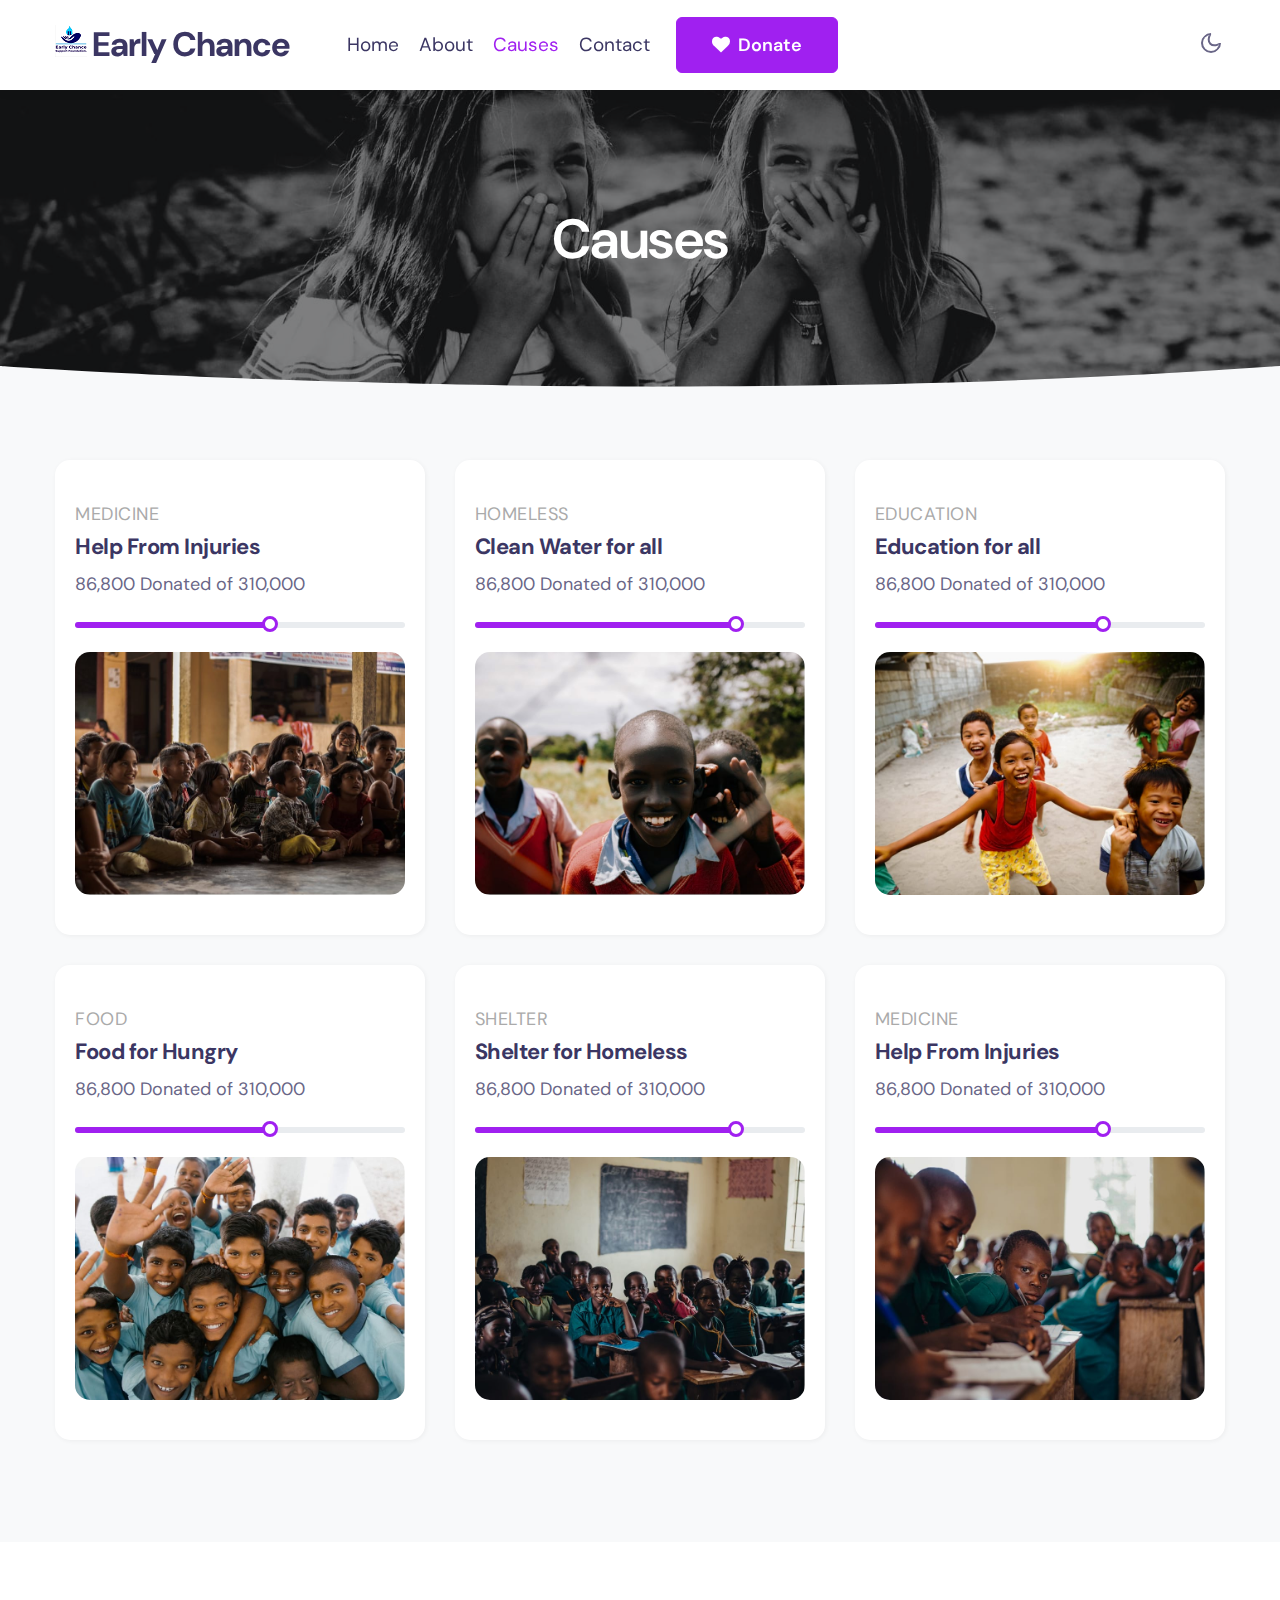
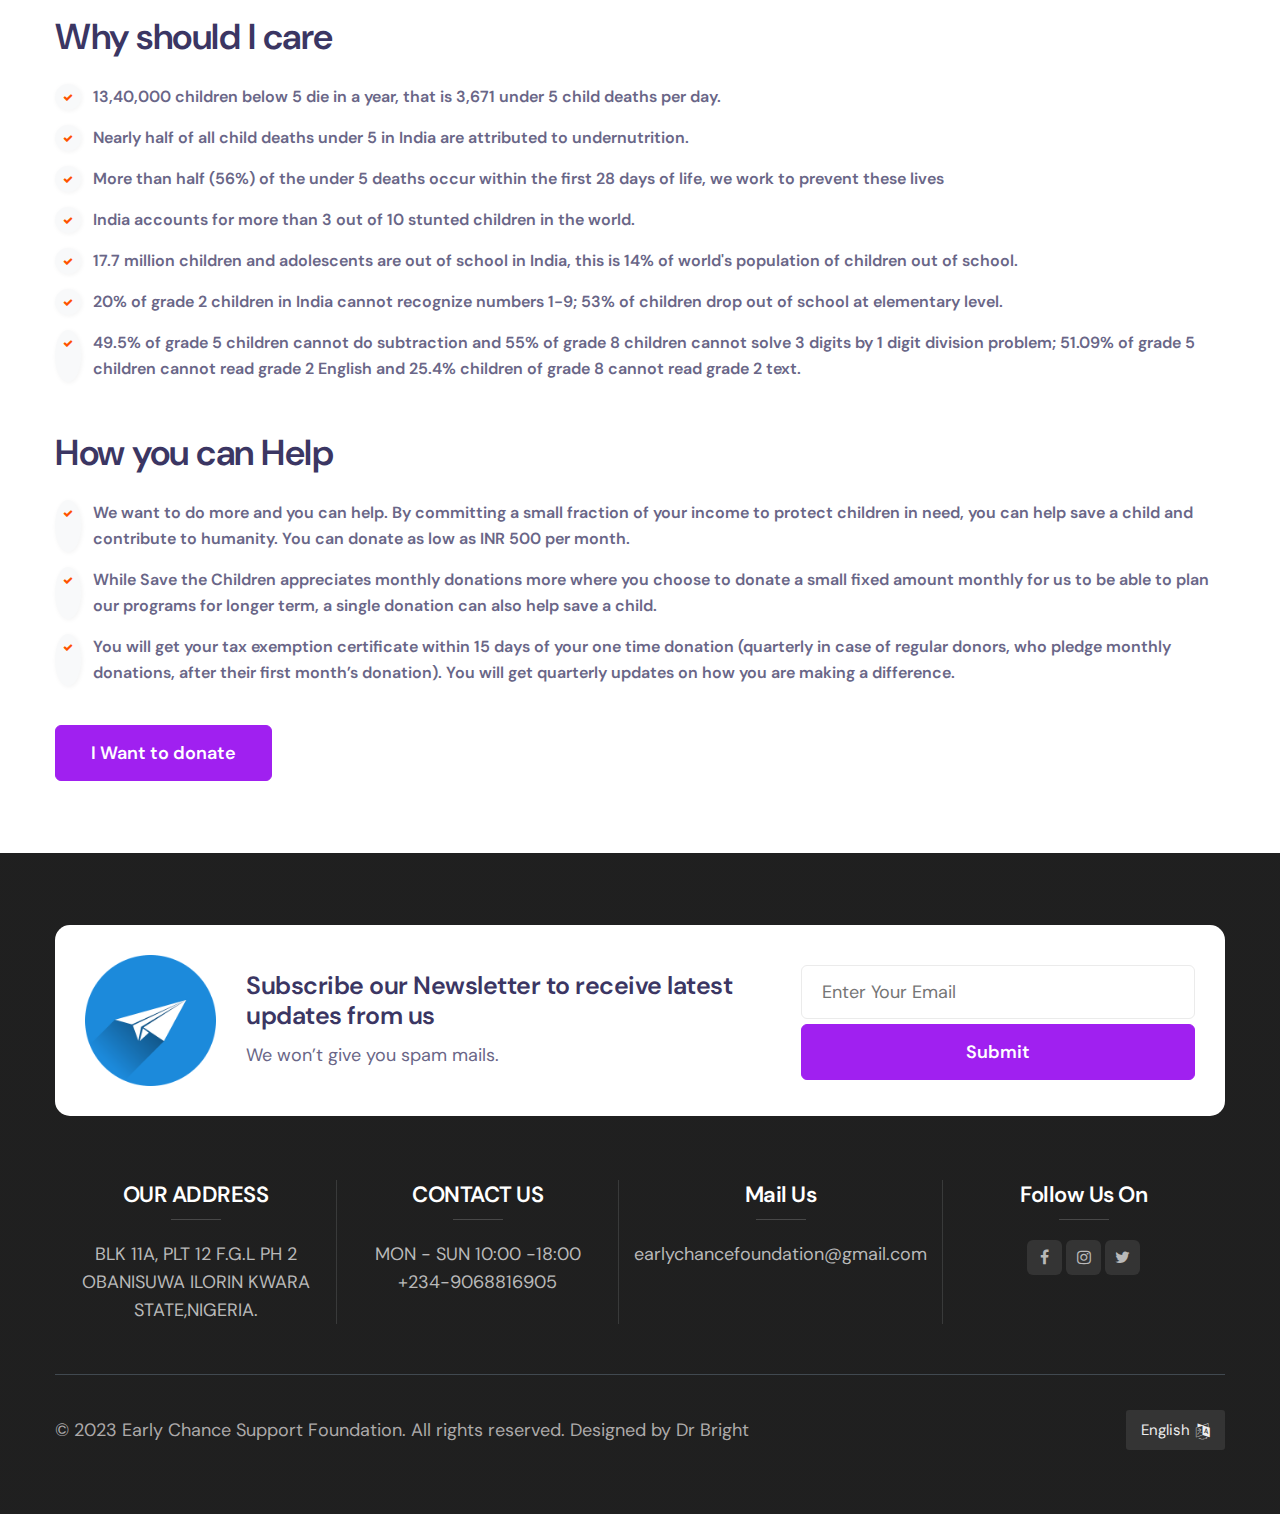
<file: causes.html>
<!doctype html>
<html lang="en">
  <head>
    <!-- Required meta tags -->
    <meta charset="utf-8">
    <meta name="viewport" content="width=device-width, initial-scale=1, shrink-to-fit=no">

    <title>Early Chance Support Foundation</title>
    <link rel="icon" type="image/x-icon" href="images/logo2.png">

    <link href="//fonts.googleapis.com/css2?family=DM+Sans:wght@400;700&display=swap" rel="stylesheet">
    
    <!-- Template CSS -->
    <link rel="stylesheet" href="css/style-starter.css">
  </head>
  <body>
<!--header-->
<header id="site-header" class="fixed-top">
  <div class="container">
    <nav class="navbar navbar-expand-lg stroke">
      <h1><a class="navbar-brand mr-lg-5" href="index.html">
        <img src="images/logo2.png" alt="Your logo" title="Your logo" />Early Chance </a></h1>
      <!-- if logo is image enable this   
    <a class="navbar-brand" href="#index.html">
        <img src="image-path" alt="Your logo" title="Your logo" style="height:35px;" />
    </a> -->
      <button class="navbar-toggler  collapsed bg-gradient" type="button" data-toggle="collapse"
        data-target="#navbarTogglerDemo02" aria-controls="navbarTogglerDemo02" aria-expanded="false"
        aria-label="Toggle navigation">
        <span class="navbar-toggler-icon fa icon-expand fa-bars"></span>
        <span class="navbar-toggler-icon fa icon-close fa-times"></span>
        </span>
      </button>

      <div class="collapse navbar-collapse" id="navbarTogglerDemo02">
        <ul class="navbar-nav w-100">
          <li class="nav-item @@home__active">
            <a class="nav-link" href="index.html">Home <span class="sr-only">(current)</span></a>
          </li>
          <li class="nav-item @@about__active">
            <a class="nav-link" href="about.html">About</a>
          </li>
          <li class="nav-item active">
            <a class="nav-link" href="causes.html">Causes</a>
          </li>
          <li class="nav-item @@contact__active">
            <a class="nav-link" href="contact.html">Contact</a>
          </li>
         
          <li class="align-self">
            <a href="#donate" class="btn btn-style btn-primary ml-lg-3 mr-lg-2"><span class="fa fa-heart mr-1"></span> Donate</a>
          </li>
        </ul>
      </div>
      <!-- toggle switch for light and dark theme -->
      <div class="mobile-position">
        <nav class="navigation">
          <div class="theme-switch-wrapper">
            <label class="theme-switch" for="checkbox">
              <input type="checkbox" id="checkbox">
              <div class="mode-container">
                <i class="gg-sun"></i>
                <i class="gg-moon"></i>
              </div>
            </label>
          </div>
        </nav>
      </div>
      <!-- //toggle switch for light and dark theme -->
    </nav>
  </div>
</header>
<!-- //header -->
<div class="inner-banner">
    <section class="w3l-breadcrumb py-5">
        <div class="container py-lg-5 py-md-3">
            <h2 class="title">Causes</h2>
        </div>
    </section>
</div>
<!-- banner bottom shape -->
<div class="position-relative">
    <div class="shape overflow-hidden">
        <svg viewBox="0 0 2880 48" fill="none" xmlns="http://www.w3.org/2000/svg">
            <path d="M0 48H1437.5H2880V0H2160C1442.5 52 720 0 720 0H0V48Z" fill="currentColor"></path>
        </svg>
    </div>
</div>
<!-- banner bottom shape -->
<!--/causes-sec-->
<div class="w3-services py-5">
    <div class="container py-lg-4 py-md-3">
        <div class="row w3-services-grids">
            <div class="col-lg-4 col-md-6 causes-grid">
                <div class="causes-grid-info">
                    <a href="#cause" class="cause-title-wrap">
                        <p class="title">Medicine </p>
                        <h4 class="cause-title">Help From Injuries
                        </h4>
                        <p class="counter-inherit">
                            86,800 Donated of 310,000
                        </p>
                    </a>
                    <div class="barWrapper my-4">
                        <div class="progress-box">
                            <div class="progress" data-value="60">
                                <div class="progress-bar" role="progressbar" aria-valuenow="60" aria-valuemin="0"
                                    aria-valuemax="100" style="width: 60%;">
                                    <div class="value-holder"><span class="value"></span></div>
                                </div>
                            </div>
                        </div>
                    </div>
                    <a href="#cause"><img src="images/blog1.jpg" class="img-fuild radius-image-full"
                            alt=""></a>
                </div>
            </div>
            <div class="col-lg-4 col-md-6 causes-grid">
                <div class="causes-grid-info">
                    <a href="#cause" class="cause-title-wrap">
                        <p class="title">Homeless </p>
                        <h4 class="cause-title">Clean Water for all
                        </h4>
                        <p class="counter-inherit">
                            86,800 Donated of 310,000
                        </p>
                    </a>
                    <div class="barWrapper my-4">
                        <div class="progress-box">
                            <div class="progress" data-value="70">
                                <div class="progress-bar" role="progressbar" aria-valuenow="80" aria-valuemin="0"
                                    aria-valuemax="100" style="width: 80%;">
                                    <div class="value-holder"><span class="value"></span></div>
                                </div>
                            </div>
                        </div>
                    </div>
                    <a href="#cause"><img src="images/blog2.jpg" class="img-fuild radius-image-full" alt=""></a>
                </div>
            </div>
            <div class="col-lg-4 col-md-6 causes-grid">
                <div class="causes-grid-info">
                    <a href="#cause" class="cause-title-wrap">
                        <p class="title">Education </p>
                        <h4 class="cause-title">Education for all
                        </h4>
                        <p class="counter-inherit">
                            86,800 Donated of 310,000
                        </p>
                    </a>
                    <div class="barWrapper my-4">
                        <div class="progress-box">
                            <div class="progress" data-value="70">
                                <div class="progress-bar" role="progressbar" aria-valuenow="70" aria-valuemin="0"
                                    aria-valuemax="100" style="width: 70%;">
                                    <div class="value-holder"><span class="value"></span></div>
                                </div>
                            </div>
                        </div>
                    </div>
                    <a href="#cause"><img src="images/blog3.jpg" class="img-fuild radius-image-full" alt=""></a>
                </div>
            </div>
            <div class="col-lg-4 col-md-6 causes-grid">
                <div class="causes-grid-info">
                    <a href="#cause" class="cause-title-wrap">
                        <p class="title">Food </p>
                        <h4 class="cause-title">Food for Hungry
                        </h4>
                        <p class="counter-inherit">
                            86,800 Donated of 310,000
                        </p>
                    </a>
                    <div class="barWrapper my-4">
                        <div class="progress-box">
                            <div class="progress" data-value="60">
                                <div class="progress-bar" role="progressbar" aria-valuenow="60" aria-valuemin="0"
                                    aria-valuemax="100" style="width: 60%;">
                                    <div class="value-holder"><span class="value"></span></div>
                                </div>
                            </div>
                        </div>
                    </div>
                    <a href="#cause"><img src="images/blog4.jpg" class="img-fuild radius-image-full" alt=""></a>
                </div>
            </div>
            <div class="col-lg-4 col-md-6 causes-grid">
                <div class="causes-grid-info">
                    <a href="#cause" class="cause-title-wrap">
                        <p class="title">Shelter </p>
                        <h4 class="cause-title">Shelter for Homeless
                        </h4>
                        <p class="counter-inherit">
                            86,800 Donated of 310,000
                        </p>
                    </a>
                    <div class="barWrapper my-4">
                        <div class="progress-box">
                            <div class="progress" data-value="70">
                                <div class="progress-bar" role="progressbar" aria-valuenow="80" aria-valuemin="0"
                                    aria-valuemax="100" style="width: 80%;">
                                    <div class="value-holder"><span class="value"></span></div>
                                </div>
                            </div>
                        </div>
                    </div>
                    <a href="#cause"><img src="images/blog5.jpg" class="img-fuild radius-image-full" alt=""></a>
                </div>
            </div>
            <div class="col-lg-4 col-md-6 causes-grid">
                <div class="causes-grid-info">
                    <a href="#cause" class="cause-title-wrap">
                        <p class="title">Medicine </p>
                        <h4 class="cause-title">Help From Injuries
                        </h4>
                        <p class="counter-inherit">
                            86,800 Donated of 310,000
                        </p>
                    </a>
                    <div class="barWrapper my-4">
                        <div class="progress-box">
                            <div class="progress" data-value="70">
                                <div class="progress-bar" role="progressbar" aria-valuenow="70" aria-valuemin="0"
                                    aria-valuemax="100" style="width: 70%;">
                                    <div class="value-holder"><span class="value"></span></div>
                                </div>
                            </div>
                        </div>
                    </div>
                    <a href="#cause"><img src="images/blog6.jpg" class="img-fuild radius-image-full" alt=""></a>
                </div>
            </div>
        </div>
    </div>
</div>
<!--/causes-sec-->
<section class="w3l-aboutblock2" id="story">
    <div class="py-5">
        <div class="container py-lg-4 py-md-3">
            <div class="cwp4-two">
                <div class="cwp4-text">
                    <h3 class="title-big">Why should I care</h3>
                    <ul class="cont-4 mt-4">
                        <li><span class="fa fa-check"></span>13,40,000 children below 5 die in a year, that is 3,671
                            under 5 child deaths per day.</li>
                        <li><span class="fa fa-check"></span>Nearly half of all child deaths under 5 in India are
                            attributed to undernutrition.</li>
                        <li><span class="fa fa-check"></span>More than half (56%) of the under 5 deaths occur within the
                            first 28 days of life, we work to prevent these lives</li>
                        <li><span class="fa fa-check"></span>India accounts for more than 3 out of 10 stunted children
                            in the world.</li>
                        <li><span class="fa fa-check"></span>17.7 million children and adolescents are out of school in
                            India, this is 14% of world's population of children out of school.</li>
                        <li><span class="fa fa-check"></span>20% of grade 2 children in India cannot recognize numbers
                            1-9; 53% of children drop out of school at elementary level.</li>
                        <li><span class="fa fa-check"></span>49.5% of grade 5 children cannot do subtraction and 55% of
                            grade 8 children cannot solve 3 digits by 1 digit division problem; 51.09% of grade 5
                            children cannot read grade 2 English and 25.4% children of grade 8 cannot read grade 2 text.
                        </li>
                    </ul>
                </div>
                <div class="cwp4-text mt-md-5 mt-4">
                    <h3 class="title-big">How you can Help</h3>
                    <ul class="cont-4 mt-4">
                        <li><span class="fa fa-check"></span>We want to do more and you can help. By committing a small
                            fraction of your income to protect children in need, you can help save a child and
                            contribute to humanity. You can donate as low as INR 500 per month.</li>
                        <li><span class="fa fa-check"></span> While Save the Children appreciates monthly donations more
                            where you choose to donate a small
                            fixed amount monthly for us to be able to plan our programs for longer term, a single
                            donation
                            can also help save a child.</li>
                        <li><span class="fa fa-check"></span>You will get your tax exemption certificate within 15 days
                            of your one time donation (quarterly in case of regular donors, who pledge monthly
                            donations, after their first month’s donation). You will get quarterly updates on how you
                            are making a difference.</li>
                    </ul>
                    <a href="#donate" class="btn btn-style btn-primary mt-md-4 mt-2"> I Want to donate</a>
                </div>
            </div>
        </div>
    </div>
</section>

<!-- footer 14 -->
<div class="w3l-footer-main">
  <div class="w3l-sub-footer-content">
      <section class="_form-3">
          <div class="form-main">
              <div class="container">
                  <div class="middle-section grid-column top-bottom">
                      <div class="image grid-three-column">
                          <img src="images/subscribe.png" alt="" class="img-fluid radius-image-full">
                      </div>
                      <div class="text-grid grid-three-column">
                          <h2>Subscribe our Newsletter to receive latest updates from us</h2>
                          <p>We won’t give you spam mails.</p>
                      </div>
                      <div class="form-text grid-three-column">
                          <form action="/" method="GET">
                              <input type="email" name=" placeholder" placeholder="Enter Your Email" required="">
                              <button type="submit" class="btn btn-style btn-primary">Submit</button>
                          </form>
                      </div>
                  </div>
              </div>
          </div>
      </section>
             <!-- Footers-14 -->
            <footer class="footer-14">
                <div id="footers14-block">
                    <div class="container">
                        <div class="footers20-content">
                            <div class="d-grid grid-col-4 grids-content">
                                <div class="column">
                                    <h4>OUR ADDRESS</h4>
                                      <p>
                                      BLK 11A, PLT 12 F.G.L PH 2 OBANISUWA ILORIN KWARA STATE,NIGERIA.</p>
                                </div>
                                <div class="column">
                                    <h4>CONTACT US </h4>
                                    <p>MON - SUN 10:00 -18:00</p>
                                    <p><a href="tel:09068816905">+234-9068816905</a></p>
                                </div>
                                <div class="column">
                                    <h4>Mail Us</h4>
                                    
                                    <p><a href="mailto:earlychancefoundation@gmail.com">earlychancefoundation@gmail.com</a></p>
                                </div>
                                <div class="column">
                                    <h4>Follow Us On</h4>
                                    <ul>
                                        <li><a href="#facebook"><span class="fa fa-facebook"
                                                    aria-hidden="true"></span></a>
                                        </li>
                                        <li><a href="#instagram"><span class="fa fa-instagram"
                                                    aria-hidden="true"></span></a>
                                        </li>
                                        <li><a href="#twitter"><span class="fa fa-twitter"
                                                    aria-hidden="true"></span></a>
                                        </li>
                                          </ul>
                                </div>
                            </div>
                        </div>
                        <div class="footers14-bottom d-flex">
                            <div class="copyright">
                                <p>© 2023 Early Chance Support Foundation. All rights reserved. Designed by Dr Bright</p>
                            </div>
                            <div class="language-select d-flex">
                                <span class="fa fa-language" aria-hidden="true"></span>
                                <select>
                                    <option>English</option>
                                    <select>
                            </div>
                        </div>
                    </div>
                </div>
          <!-- move top -->
          <button onclick="topFunction()" id="movetop" title="Go to top">
              &uarr;
          </button>
          <script>
              // When the user scrolls down 20px from the top of the document, show the button
              window.onscroll = function () {
                  scrollFunction()
              };

              function scrollFunction() {
                  if (document.body.scrollTop > 20 || document.documentElement.scrollTop > 20) {
                      document.getElementById("movetop").style.display = "block";
                  } else {
                      document.getElementById("movetop").style.display = "none";
                  }
              }

              // When the user clicks on the button, scroll to the top of the document
              function topFunction() {
                  document.body.scrollTop = 0;
                  document.documentElement.scrollTop = 0;
              }
          </script>
          <!-- /move top -->

      </footer>
      <!-- Footers-14 -->
  </div>
</div>
<!-- //footer 14 -->

<script src="js/jquery-3.3.1.min.js"></script> <!-- Common jquery plugin -->

<script src="js/theme-change.js"></script><!-- theme switch js (light and dark)-->
<script src="js/owl.carousel.js"></script>

<!-- script for banner slider-->
<script>
  (document).ready(function () {
    ('.owl-one').owlCarousel({
      loop: true,
      dots: false,
      margin: 0,
      nav: true,
      responsiveClass: true,
      autoplay: true,
      autoplayTimeout: 5000,
      autoplaySpeed: 1000,
      autoplayHoverPause: false,
      responsive: {
        0: {
          items: 1
        },
        480: {
          items: 1
        },
        667: {
          items: 1
        },
        1000: {
          items: 1
        }
      }
    })
  })
</script>
<!-- //script -->

<!-- script for tesimonials carousel slider -->
<script>
  (document).ready(function () {
    ("#owl-demo1").owlCarousel({
      loop: true,
      margin: 20,
      nav: false,
      responsiveClass: true,
      responsive: {
        0: {
          items: 1
        },
        736: {
          items: 1
        },
        1000: {
          items: 2,
          loop: false
        }
      }
    })
  })
</script>
<!-- //script for tesimonials carousel slider -->

<script src="js/counter.js"></script>

<!--/MENU-JS-->
<script>
  (window).on("scroll", function () {
    var scroll = (window).scrollTop();

    if (scroll >= 80) {
      ("#site-header").addClass("nav-fixed");
    } else {
      ("#site-header").removeClass("nav-fixed");
    }
  });

  //Main navigation Active Class Add Remove
  (".navbar-toggler").on("click", function () {
    ("header").toggleClass("active");
  });
  (document).on("ready", function () {
    if ((window).width() > 991) {
      ("header").removeClass("active");
    }
    (window).on("resize", function () {
      if ((window).width() > 991) {
        ("header").removeClass("active");
      }
    });
  });
</script>
<!--//MENU-JS-->

<!-- disable body scroll which navbar is in active -->
<script>
  (function () {
    ('.navbar-toggler').click(function () {
      ('body').toggleClass('noscroll');
    })
  });
</script>
<!-- //disable body scroll which navbar is in active -->

<!--bootstrap-->
<script src="js/bootstrap.min.js"></script>
<!-- //bootstrap-->
</body>

</html>
</file>
<file: css/style-starter.css>
@charset "UTF-8";
  
:root {
  --blue: #007bff;
  --indigo: #6610f2;
  --purple: #6f42c1;
  --pink: #e83e8c;
  --red: #dc3545;
  --orange: #fd7e14;
  --yellow: #ffc107;
  --green: #28a745;
  --teal: #20c997;
  --cyan: #17a2b8;
  --white: #fff;
  --gray: #6c757d;
  --gray-dark: #343a40;
  --primary: #ff5200;
  --secondary: #6c757d;
  --success: #28a745;
  --info: #17a2b8;
  --warning: #ffc107;
  --danger: #dc3545;
  --light: #f8f9fa;
  --dark: #343a40;
  --breakpoint-xs: 0;
  --breakpoint-sm: 576px;
  --breakpoint-md: 768px;
  --breakpoint-lg: 992px;
  --breakpoint-xl: 1200px;
  --font-family-sans-serif: -apple-system, BlinkMacSystemFont, "Segoe UI", Roboto, "Helvetica Neue", Arial, "Noto Sans", sans-serif, "Apple Color Emoji", "Segoe UI Emoji", "Segoe UI Symbol", "Noto Color Emoji";
  --font-family-monospace: SFMono-Regular, Menlo, Monaco, Consolas, "Liberation Mono", "Courier New", monospace; }

*,
*::before,
*::after {
  box-sizing: border-box; }

html {
  font-family: sans-serif;
  line-height: 1.15;
  -webkit-text-size-adjust: 100%;
  -webkit-tap-highlight-color: rgba(0, 0, 0, 0); }

article, aside, figcaption, figure, footer, header, hgroup, main, nav, section {
  display: block; }

body {
  margin: 0;
  font-family: -apple-system, BlinkMacSystemFont, "Segoe UI", Roboto, "Helvetica Neue", Arial, "Noto Sans", sans-serif, "Apple Color Emoji", "Segoe UI Emoji", "Segoe UI Symbol", "Noto Color Emoji";
  font-size: 1rem;
  font-weight: 400;
  line-height: 1.5;
  color: #212529;
  text-align: left;
  background-color: #fff; }

[tabindex="-1"]:focus:not(:focus-visible) {
  outline: 0 !important; }

hr {
  box-sizing: content-box;
  height: 0;
  overflow: visible; }

h1, h2, h3, h4, h5, h6 {
  margin-top: 0;
  margin-bottom: 0.5rem; }

p {
  margin-top: 0;
  margin-bottom: 1rem; }

abbr[title],
abbr[data-original-title] {
  text-decoration: underline;
  -webkit-text-decoration: underline dotted;
          text-decoration: underline dotted;
  cursor: help;
  border-bottom: 0;
  -webkit-text-decoration-skip-ink: none;
          text-decoration-skip-ink: none; }

address {
  margin-bottom: 1rem;
  font-style: normal;
  line-height: inherit; }

ol,
ul,
dl {
  margin-top: 0;
  margin-bottom: 1rem; }

ol ol,
ul ul,
ol ul,
ul ol {
  margin-bottom: 0; }

dt {
  font-weight: 700; }

dd {
  margin-bottom: .5rem;
  margin-left: 0; }

blockquote {
  margin: 0 0 1rem; }

b,
strong {
  font-weight: bolder; }

small {
  font-size: 80%; }

sub,
sup {
  position: relative;
  font-size: 75%;
  line-height: 0;
  vertical-align: baseline; }

sub {
  bottom: -.25em; }

sup {
  top: -.5em; }

a {
  color: #ff5200;
  text-decoration: none;
  background-color: transparent; }
  a:hover {
    color: #b33900;
    text-decoration: underline; }

a:not([href]) {
  color: inherit;
  text-decoration: none; }
  a:not([href]):hover {
    color: inherit;
    text-decoration: none; }

pre,
code,
kbd,
samp {
  font-family: SFMono-Regular, Menlo, Monaco, Consolas, "Liberation Mono", "Courier New", monospace;
  font-size: 1em; }

pre {
  margin-top: 0;
  margin-bottom: 1rem;
  overflow: auto; }

figure {
  margin: 0 0 1rem; }

img {
  vertical-align: middle;
  border-style: none; }

svg {
  overflow: hidden;
  vertical-align: middle; }

table {
  border-collapse: collapse; }

caption {
  padding-top: 0.75rem;
  padding-bottom: 0.75rem;
  color: #6c757d;
  text-align: left;
  caption-side: bottom; }

th {
  text-align: inherit; }

label {
  display: inline-block;
  margin-bottom: 0.5rem; }

button {
  border-radius: 0; }

button:focus {
  outline: 1px dotted;
  outline: 5px auto -webkit-focus-ring-color; }

input,
button,
select,
optgroup,
textarea {
  margin: 0;
  font-family: inherit;
  font-size: inherit;
  line-height: inherit; }

button,
input {
  overflow: visible; }

button,
select {
  text-transform: none; }

select {
  word-wrap: normal; }

button,
[type="button"],
[type="reset"],
[type="submit"] {
  -webkit-appearance: button; }

button:not(:disabled),
[type="button"]:not(:disabled),
[type="reset"]:not(:disabled),
[type="submit"]:not(:disabled) {
  cursor: pointer; }

button::-moz-focus-inner,
[type="button"]::-moz-focus-inner,
[type="reset"]::-moz-focus-inner,
[type="submit"]::-moz-focus-inner {
  padding: 0;
  border-style: none; }

input[type="radio"],
input[type="checkbox"] {
  box-sizing: border-box;
  padding: 0; }

input[type="date"],
input[type="time"],
input[type="datetime-local"],
input[type="month"] {
  -webkit-appearance: listbox; }

textarea {
  overflow: auto;
  resize: vertical; }

fieldset {
  min-width: 0;
  padding: 0;
  margin: 0;
  border: 0; }

legend {
  display: block;
  width: 100%;
  max-width: 100%;
  padding: 0;
  margin-bottom: .5rem;
  font-size: 1.5rem;
  line-height: inherit;
  color: inherit;
  white-space: normal; }
  @media (max-width: 1200px) {
    legend {
      font-size: calc(1.275rem + 0.3vw) ; } }

progress {
  vertical-align: baseline; }

[type="number"]::-webkit-inner-spin-button,
[type="number"]::-webkit-outer-spin-button {
  height: auto; }

[type="search"] {
  outline-offset: -2px;
  -webkit-appearance: none; }

[type="search"]::-webkit-search-decoration {
  -webkit-appearance: none; }

::-webkit-file-upload-button {
  font: inherit;
  -webkit-appearance: button; }

output {
  display: inline-block; }

summary {
  display: list-item;
  cursor: pointer; }

template {
  display: none; }

[hidden] {
  display: none !important; }

h1, h2, h3, h4, h5, h6,
.h1, .h2, .h3, .h4, .h5, .h6 {
  margin-bottom: 0.5rem;
  font-weight: 500;
  line-height: 1.2; }

h1, .h1 {
  font-size: 2.5rem; }
  @media (max-width: 1200px) {
    h1, .h1 {
      font-size: calc(1.375rem + 1.5vw) ; } }

h2, .h2 {
  font-size: 2rem; }
  @media (max-width: 1200px) {
    h2, .h2 {
      font-size: calc(1.325rem + 0.9vw) ; } }

h3, .h3 {
  font-size: 1.75rem; }
  @media (max-width: 1200px) {
    h3, .h3 {
      font-size: calc(1.3rem + 0.6vw) ; } }

h4, .h4 {
  font-size: 1.5rem; }
  @media (max-width: 1200px) {
    h4, .h4 {
      font-size: calc(1.275rem + 0.3vw) ; } }

h5, .h5 {
  font-size: 1.25rem; }

h6, .h6 {
  font-size: 1rem; }

.lead {
  font-size: 1.25rem;
  font-weight: 300; }

.display-1 {
  font-size: 6rem;
  font-weight: 300;
  line-height: 1.2; }
  @media (max-width: 1200px) {
    .display-1 {
      font-size: calc(1.725rem + 5.7vw) ; } }

.display-2 {
  font-size: 5.5rem;
  font-weight: 300;
  line-height: 1.2; }
  @media (max-width: 1200px) {
    .display-2 {
      font-size: calc(1.675rem + 5.1vw) ; } }

.display-3 {
  font-size: 4.5rem;
  font-weight: 300;
  line-height: 1.2; }
  @media (max-width: 1200px) {
    .display-3 {
      font-size: calc(1.575rem + 3.9vw) ; } }

.display-4 {
  font-size: 3.5rem;
  font-weight: 300;
  line-height: 1.2; }
  @media (max-width: 1200px) {
    .display-4 {
      font-size: calc(1.475rem + 2.7vw) ; } }

hr {
  margin-top: 1rem;
  margin-bottom: 1rem;
  border: 0;
  border-top: 1px solid rgba(0, 0, 0, 0.1); }

small,
.small {
  font-size: 80%;
  font-weight: 400; }

mark,
.mark {
  padding: 0.2em;
  background-color: #fcf8e3; }

.list-unstyled {
  padding-left: 0;
  list-style: none; }

.list-inline {
  padding-left: 0;
  list-style: none; }

.list-inline-item {
  display: inline-block; }
  .list-inline-item:not(:last-child) {
    margin-right: 0.5rem; }

.initialism {
  font-size: 90%;
  text-transform: uppercase; }

.blockquote {
  margin-bottom: 1rem;
  font-size: 1.25rem; }

.blockquote-footer {
  display: block;
  font-size: 80%;
  color: #6c757d; }
  .blockquote-footer::before {
    content: "\2014\00A0"; }

.img-fluid {
  max-width: 100%;
  height: auto; }

.img-thumbnail {
  padding: 0.25rem;
  background-color: #fff;
  border: 1px solid #dee2e6;
  border-radius: 0.25rem;
  max-width: 100%;
  height: auto; }

.figure {
  display: inline-block; }

.figure-img {
  margin-bottom: 0.5rem;
  line-height: 1; }

.figure-caption {
  font-size: 90%;
  color: #6c757d; }

code {
  font-size: 87.5%;
  color: #e83e8c;
  word-wrap: break-word; }
  a > code {
    color: inherit; }

kbd {
  padding: 0.2rem 0.4rem;
  font-size: 87.5%;
  color: #fff;
  background-color: #212529;
  border-radius: 0.2rem; }
  kbd kbd {
    padding: 0;
    font-size: 100%;
    font-weight: 700; }

pre {
  display: block;
  font-size: 87.5%;
  color: #212529; }
  pre code {
    font-size: inherit;
    color: inherit;
    word-break: normal; }

.pre-scrollable {
  max-height: 340px;
  overflow-y: scroll; }

.container {
  width: 100%;
  padding-right: 15px;
  padding-left: 15px;
  margin-right: auto;
  margin-left: auto; }
  @media (min-width: 576px) {
    .container {
      max-width: 540px; } }
  @media (min-width: 768px) {
    .container {
      max-width: 720px; } }
  @media (min-width: 992px) {
    .container {
      max-width: 960px; } }
  @media (min-width: 1200px) {
    .container {
      max-width: 1140px; } }

.container-fluid, .container-sm, .container-md, .container-lg, .container-xl {
  width: 100%;
  padding-right: 15px;
  padding-left: 15px;
  margin-right: auto;
  margin-left: auto; }

@media (min-width: 576px) {
  .container, .container-sm {
    max-width: 540px; } }

@media (min-width: 768px) {
  .container, .container-sm, .container-md {
    max-width: 720px; } }

@media (min-width: 992px) {
  .container, .container-sm, .container-md, .container-lg {
    max-width: 960px; } }

@media (min-width: 1200px) {
  .container, .container-sm, .container-md, .container-lg, .container-xl {
    max-width: 1140px; } }

.row {
  display: flex;
  flex-wrap: wrap;
  margin-right: -15px;
  margin-left: -15px; }

.no-gutters {
  margin-right: 0;
  margin-left: 0; }
  .no-gutters > .col,
  .no-gutters > [class*="col-"] {
    padding-right: 0;
    padding-left: 0; }

.col-1, .col-2, .col-3, .col-4, .col-5, .col-6, .col-7, .col-8, .col-9, .col-10, .col-11, .col-12, .col,
.col-auto, .col-sm-1, .col-sm-2, .col-sm-3, .col-sm-4, .col-sm-5, .col-sm-6, .col-sm-7, .col-sm-8, .col-sm-9, .col-sm-10, .col-sm-11, .col-sm-12, .col-sm,
.col-sm-auto, .col-md-1, .col-md-2, .col-md-3, .col-md-4, .col-md-5, .col-md-6, .col-md-7, .col-md-8, .col-md-9, .col-md-10, .col-md-11, .col-md-12, .col-md,
.col-md-auto, .col-lg-1, .col-lg-2, .col-lg-3, .col-lg-4, .col-lg-5, .col-lg-6, .col-lg-7, .col-lg-8, .col-lg-9, .col-lg-10, .col-lg-11, .col-lg-12, .col-lg,
.col-lg-auto, .col-xl-1, .col-xl-2, .col-xl-3, .col-xl-4, .col-xl-5, .col-xl-6, .col-xl-7, .col-xl-8, .col-xl-9, .col-xl-10, .col-xl-11, .col-xl-12, .col-xl,
.col-xl-auto {
  position: relative;
  width: 100%;
  padding-right: 15px;
  padding-left: 15px; }

.col {
  flex-basis: 0;
  flex-grow: 1;
  max-width: 100%; }

.row-cols-1 > * {
  flex: 0 0 100%;
  max-width: 100%; }

.row-cols-2 > * {
  flex: 0 0 50%;
  max-width: 50%; }

.row-cols-3 > * {
  flex: 0 0 33.33333%;
  max-width: 33.33333%; }

.row-cols-4 > * {
  flex: 0 0 25%;
  max-width: 25%; }

.row-cols-5 > * {
  flex: 0 0 20%;
  max-width: 20%; }

.row-cols-6 > * {
  flex: 0 0 16.66667%;
  max-width: 16.66667%; }

.col-auto {
  flex: 0 0 auto;
  width: auto;
  max-width: 100%; }

.col-1 {
  flex: 0 0 8.33333%;
  max-width: 8.33333%; }

.col-2 {
  flex: 0 0 16.66667%;
  max-width: 16.66667%; }

.col-3 {
  flex: 0 0 25%;
  max-width: 25%; }

.col-4 {
  flex: 0 0 33.33333%;
  max-width: 33.33333%; }

.col-5 {
  flex: 0 0 41.66667%;
  max-width: 41.66667%; }

.col-6 {
  flex: 0 0 50%;
  max-width: 50%; }

.col-7 {
  flex: 0 0 58.33333%;
  max-width: 58.33333%; }

.col-8 {
  flex: 0 0 66.66667%;
  max-width: 66.66667%; }

.col-9 {
  flex: 0 0 75%;
  max-width: 75%; }

.col-10 {
  flex: 0 0 83.33333%;
  max-width: 83.33333%; }

.col-11 {
  flex: 0 0 91.66667%;
  max-width: 91.66667%; }

.col-12 {
  flex: 0 0 100%;
  max-width: 100%; }

.order-first {
  order: -1; }

.order-last {
  order: 13; }

.order-0 {
  order: 0; }

.order-1 {
  order: 1; }

.order-2 {
  order: 2; }

.order-3 {
  order: 3; }

.order-4 {
  order: 4; }

.order-5 {
  order: 5; }

.order-6 {
  order: 6; }

.order-7 {
  order: 7; }

.order-8 {
  order: 8; }

.order-9 {
  order: 9; }

.order-10 {
  order: 10; }

.order-11 {
  order: 11; }

.order-12 {
  order: 12; }

.offset-1 {
  margin-left: 8.33333%; }

.offset-2 {
  margin-left: 16.66667%; }

.offset-3 {
  margin-left: 25%; }

.offset-4 {
  margin-left: 33.33333%; }

.offset-5 {
  margin-left: 41.66667%; }

.offset-6 {
  margin-left: 50%; }

.offset-7 {
  margin-left: 58.33333%; }

.offset-8 {
  margin-left: 66.66667%; }

.offset-9 {
  margin-left: 75%; }

.offset-10 {
  margin-left: 83.33333%; }

.offset-11 {
  margin-left: 91.66667%; }

@media (min-width: 576px) {
  .col-sm {
    flex-basis: 0;
    flex-grow: 1;
    max-width: 100%; }
  .row-cols-sm-1 > * {
    flex: 0 0 100%;
    max-width: 100%; }
  .row-cols-sm-2 > * {
    flex: 0 0 50%;
    max-width: 50%; }
  .row-cols-sm-3 > * {
    flex: 0 0 33.33333%;
    max-width: 33.33333%; }
  .row-cols-sm-4 > * {
    flex: 0 0 25%;
    max-width: 25%; }
  .row-cols-sm-5 > * {
    flex: 0 0 20%;
    max-width: 20%; }
  .row-cols-sm-6 > * {
    flex: 0 0 16.66667%;
    max-width: 16.66667%; }
  .col-sm-auto {
    flex: 0 0 auto;
    width: auto;
    max-width: 100%; }
  .col-sm-1 {
    flex: 0 0 8.33333%;
    max-width: 8.33333%; }
  .col-sm-2 {
    flex: 0 0 16.66667%;
    max-width: 16.66667%; }
  .col-sm-3 {
    flex: 0 0 25%;
    max-width: 25%; }
  .col-sm-4 {
    flex: 0 0 33.33333%;
    max-width: 33.33333%; }
  .col-sm-5 {
    flex: 0 0 41.66667%;
    max-width: 41.66667%; }
  .col-sm-6 {
    flex: 0 0 50%;
    max-width: 50%; }
  .col-sm-7 {
    flex: 0 0 58.33333%;
    max-width: 58.33333%; }
  .col-sm-8 {
    flex: 0 0 66.66667%;
    max-width: 66.66667%; }
  .col-sm-9 {
    flex: 0 0 75%;
    max-width: 75%; }
  .col-sm-10 {
    flex: 0 0 83.33333%;
    max-width: 83.33333%; }
  .col-sm-11 {
    flex: 0 0 91.66667%;
    max-width: 91.66667%; }
  .col-sm-12 {
    flex: 0 0 100%;
    max-width: 100%; }
  .order-sm-first {
    order: -1; }
  .order-sm-last {
    order: 13; }
  .order-sm-0 {
    order: 0; }
  .order-sm-1 {
    order: 1; }
  .order-sm-2 {
    order: 2; }
  .order-sm-3 {
    order: 3; }
  .order-sm-4 {
    order: 4; }
  .order-sm-5 {
    order: 5; }
  .order-sm-6 {
    order: 6; }
  .order-sm-7 {
    order: 7; }
  .order-sm-8 {
    order: 8; }
  .order-sm-9 {
    order: 9; }
  .order-sm-10 {
    order: 10; }
  .order-sm-11 {
    order: 11; }
  .order-sm-12 {
    order: 12; }
  .offset-sm-0 {
    margin-left: 0; }
  .offset-sm-1 {
    margin-left: 8.33333%; }
  .offset-sm-2 {
    margin-left: 16.66667%; }
  .offset-sm-3 {
    margin-left: 25%; }
  .offset-sm-4 {
    margin-left: 33.33333%; }
  .offset-sm-5 {
    margin-left: 41.66667%; }
  .offset-sm-6 {
    margin-left: 50%; }
  .offset-sm-7 {
    margin-left: 58.33333%; }
  .offset-sm-8 {
    margin-left: 66.66667%; }
  .offset-sm-9 {
    margin-left: 75%; }
  .offset-sm-10 {
    margin-left: 83.33333%; }
  .offset-sm-11 {
    margin-left: 91.66667%; } }

@media (min-width: 768px) {
  .col-md {
    flex-basis: 0;
    flex-grow: 1;
    max-width: 100%; }
  .row-cols-md-1 > * {
    flex: 0 0 100%;
    max-width: 100%; }
  .row-cols-md-2 > * {
    flex: 0 0 50%;
    max-width: 50%; }
  .row-cols-md-3 > * {
    flex: 0 0 33.33333%;
    max-width: 33.33333%; }
  .row-cols-md-4 > * {
    flex: 0 0 25%;
    max-width: 25%; }
  .row-cols-md-5 > * {
    flex: 0 0 20%;
    max-width: 20%; }
  .row-cols-md-6 > * {
    flex: 0 0 16.66667%;
    max-width: 16.66667%; }
  .col-md-auto {
    flex: 0 0 auto;
    width: auto;
    max-width: 100%; }
  .col-md-1 {
    flex: 0 0 8.33333%;
    max-width: 8.33333%; }
  .col-md-2 {
    flex: 0 0 16.66667%;
    max-width: 16.66667%; }
  .col-md-3 {
    flex: 0 0 25%;
    max-width: 25%; }
  .col-md-4 {
    flex: 0 0 33.33333%;
    max-width: 33.33333%; }
  .col-md-5 {
    flex: 0 0 41.66667%;
    max-width: 41.66667%; }
  .col-md-6 {
    flex: 0 0 50%;
    max-width: 50%; }
  .col-md-7 {
    flex: 0 0 58.33333%;
    max-width: 58.33333%; }
  .col-md-8 {
    flex: 0 0 66.66667%;
    max-width: 66.66667%; }
  .col-md-9 {
    flex: 0 0 75%;
    max-width: 75%; }
  .col-md-10 {
    flex: 0 0 83.33333%;
    max-width: 83.33333%; }
  .col-md-11 {
    flex: 0 0 91.66667%;
    max-width: 91.66667%; }
  .col-md-12 {
    flex: 0 0 100%;
    max-width: 100%; }
  .order-md-first {
    order: -1; }
  .order-md-last {
    order: 13; }
  .order-md-0 {
    order: 0; }
  .order-md-1 {
    order: 1; }
  .order-md-2 {
    order: 2; }
  .order-md-3 {
    order: 3; }
  .order-md-4 {
    order: 4; }
  .order-md-5 {
    order: 5; }
  .order-md-6 {
    order: 6; }
  .order-md-7 {
    order: 7; }
  .order-md-8 {
    order: 8; }
  .order-md-9 {
    order: 9; }
  .order-md-10 {
    order: 10; }
  .order-md-11 {
    order: 11; }
  .order-md-12 {
    order: 12; }
  .offset-md-0 {
    margin-left: 0; }
  .offset-md-1 {
    margin-left: 8.33333%; }
  .offset-md-2 {
    margin-left: 16.66667%; }
  .offset-md-3 {
    margin-left: 25%; }
  .offset-md-4 {
    margin-left: 33.33333%; }
  .offset-md-5 {
    margin-left: 41.66667%; }
  .offset-md-6 {
    margin-left: 50%; }
  .offset-md-7 {
    margin-left: 58.33333%; }
  .offset-md-8 {
    margin-left: 66.66667%; }
  .offset-md-9 {
    margin-left: 75%; }
  .offset-md-10 {
    margin-left: 83.33333%; }
  .offset-md-11 {
    margin-left: 91.66667%; } }

@media (min-width: 992px) {
  .col-lg {
    flex-basis: 0;
    flex-grow: 1;
    max-width: 100%; }
  .row-cols-lg-1 > * {
    flex: 0 0 100%;
    max-width: 100%; }
  .row-cols-lg-2 > * {
    flex: 0 0 50%;
    max-width: 50%; }
  .row-cols-lg-3 > * {
    flex: 0 0 33.33333%;
    max-width: 33.33333%; }
  .row-cols-lg-4 > * {
    flex: 0 0 25%;
    max-width: 25%; }
  .row-cols-lg-5 > * {
    flex: 0 0 20%;
    max-width: 20%; }
  .row-cols-lg-6 > * {
    flex: 0 0 16.66667%;
    max-width: 16.66667%; }
  .col-lg-auto {
    flex: 0 0 auto;
    width: auto;
    max-width: 100%; }
  .col-lg-1 {
    flex: 0 0 8.33333%;
    max-width: 8.33333%; }
  .col-lg-2 {
    flex: 0 0 16.66667%;
    max-width: 16.66667%; }
  .col-lg-3 {
    flex: 0 0 25%;
    max-width: 25%; }
  .col-lg-4 {
    flex: 0 0 33.33333%;
    max-width: 33.33333%; }
  .col-lg-5 {
    flex: 0 0 41.66667%;
    max-width: 41.66667%; }
  .col-lg-6 {
    flex: 0 0 50%;
    max-width: 50%; }
  .col-lg-7 {
    flex: 0 0 58.33333%;
    max-width: 58.33333%; }
  .col-lg-8 {
    flex: 0 0 66.66667%;
    max-width: 66.66667%; }
  .col-lg-9 {
    flex: 0 0 75%;
    max-width: 75%; }
  .col-lg-10 {
    flex: 0 0 83.33333%;
    max-width: 83.33333%; }
  .col-lg-11 {
    flex: 0 0 91.66667%;
    max-width: 91.66667%; }
  .col-lg-12 {
    flex: 0 0 100%;
    max-width: 100%; }
  .order-lg-first {
    order: -1; }
  .order-lg-last {
    order: 13; }
  .order-lg-0 {
    order: 0; }
  .order-lg-1 {
    order: 1; }
  .order-lg-2 {
    order: 2; }
  .order-lg-3 {
    order: 3; }
  .order-lg-4 {
    order: 4; }
  .order-lg-5 {
    order: 5; }
  .order-lg-6 {
    order: 6; }
  .order-lg-7 {
    order: 7; }
  .order-lg-8 {
    order: 8; }
  .order-lg-9 {
    order: 9; }
  .order-lg-10 {
    order: 10; }
  .order-lg-11 {
    order: 11; }
  .order-lg-12 {
    order: 12; }
  .offset-lg-0 {
    margin-left: 0; }
  .offset-lg-1 {
    margin-left: 8.33333%; }
  .offset-lg-2 {
    margin-left: 16.66667%; }
  .offset-lg-3 {
    margin-left: 25%; }
  .offset-lg-4 {
    margin-left: 33.33333%; }
  .offset-lg-5 {
    margin-left: 41.66667%; }
  .offset-lg-6 {
    margin-left: 50%; }
  .offset-lg-7 {
    margin-left: 58.33333%; }
  .offset-lg-8 {
    margin-left: 66.66667%; }
  .offset-lg-9 {
    margin-left: 75%; }
  .offset-lg-10 {
    margin-left: 83.33333%; }
  .offset-lg-11 {
    margin-left: 91.66667%; } }

@media (min-width: 1200px) {
  .col-xl {
    flex-basis: 0;
    flex-grow: 1;
    max-width: 100%; }
  .row-cols-xl-1 > * {
    flex: 0 0 100%;
    max-width: 100%; }
  .row-cols-xl-2 > * {
    flex: 0 0 50%;
    max-width: 50%; }
  .row-cols-xl-3 > * {
    flex: 0 0 33.33333%;
    max-width: 33.33333%; }
  .row-cols-xl-4 > * {
    flex: 0 0 25%;
    max-width: 25%; }
  .row-cols-xl-5 > * {
    flex: 0 0 20%;
    max-width: 20%; }
  .row-cols-xl-6 > * {
    flex: 0 0 16.66667%;
    max-width: 16.66667%; }
  .col-xl-auto {
    flex: 0 0 auto;
    width: auto;
    max-width: 100%; }
  .col-xl-1 {
    flex: 0 0 8.33333%;
    max-width: 8.33333%; }
  .col-xl-2 {
    flex: 0 0 16.66667%;
    max-width: 16.66667%; }
  .col-xl-3 {
    flex: 0 0 25%;
    max-width: 25%; }
  .col-xl-4 {
    flex: 0 0 33.33333%;
    max-width: 33.33333%; }
  .col-xl-5 {
    flex: 0 0 41.66667%;
    max-width: 41.66667%; }
  .col-xl-6 {
    flex: 0 0 50%;
    max-width: 50%; }
  .col-xl-7 {
    flex: 0 0 58.33333%;
    max-width: 58.33333%; }
  .col-xl-8 {
    flex: 0 0 66.66667%;
    max-width: 66.66667%; }
  .col-xl-9 {
    flex: 0 0 75%;
    max-width: 75%; }
  .col-xl-10 {
    flex: 0 0 83.33333%;
    max-width: 83.33333%; }
  .col-xl-11 {
    flex: 0 0 91.66667%;
    max-width: 91.66667%; }
  .col-xl-12 {
    flex: 0 0 100%;
    max-width: 100%; }
  .order-xl-first {
    order: -1; }
  .order-xl-last {
    order: 13; }
  .order-xl-0 {
    order: 0; }
  .order-xl-1 {
    order: 1; }
  .order-xl-2 {
    order: 2; }
  .order-xl-3 {
    order: 3; }
  .order-xl-4 {
    order: 4; }
  .order-xl-5 {
    order: 5; }
  .order-xl-6 {
    order: 6; }
  .order-xl-7 {
    order: 7; }
  .order-xl-8 {
    order: 8; }
  .order-xl-9 {
    order: 9; }
  .order-xl-10 {
    order: 10; }
  .order-xl-11 {
    order: 11; }
  .order-xl-12 {
    order: 12; }
  .offset-xl-0 {
    margin-left: 0; }
  .offset-xl-1 {
    margin-left: 8.33333%; }
  .offset-xl-2 {
    margin-left: 16.66667%; }
  .offset-xl-3 {
    margin-left: 25%; }
  .offset-xl-4 {
    margin-left: 33.33333%; }
  .offset-xl-5 {
    margin-left: 41.66667%; }
  .offset-xl-6 {
    margin-left: 50%; }
  .offset-xl-7 {
    margin-left: 58.33333%; }
  .offset-xl-8 {
    margin-left: 66.66667%; }
  .offset-xl-9 {
    margin-left: 75%; }
  .offset-xl-10 {
    margin-left: 83.33333%; }
  .offset-xl-11 {
    margin-left: 91.66667%; } }

.table {
  width: 100%;
  margin-bottom: 1rem;
  color: #212529; }
  .table th,
  .table td {
    padding: 0.75rem;
    vertical-align: top;
    border-top: 1px solid #dee2e6; }
  .table thead th {
    vertical-align: bottom;
    border-bottom: 2px solid #dee2e6; }
  .table tbody + tbody {
    border-top: 2px solid #dee2e6; }

.table-sm th,
.table-sm td {
  padding: 0.3rem; }

.table-bordered {
  border: 1px solid #dee2e6; }
  .table-bordered th,
  .table-bordered td {
    border: 1px solid #dee2e6; }
  .table-bordered thead th,
  .table-bordered thead td {
    border-bottom-width: 2px; }

.table-borderless th,
.table-borderless td,
.table-borderless thead th,
.table-borderless tbody + tbody {
  border: 0; }

.table-striped tbody tr:nth-of-type(odd) {
  background-color: rgba(0, 0, 0, 0.05); }

.table-hover tbody tr:hover {
  color: #212529;
  background-color: rgba(0, 0, 0, 0.075); }

.table-primary,
.table-primary > th,
.table-primary > td {
  background-color: #ffcfb8; }

.table-primary th,
.table-primary td,
.table-primary thead th,
.table-primary tbody + tbody {
  border-color: #ffa57a; }

.table-hover .table-primary:hover {
  background-color: #ffbe9f; }
  .table-hover .table-primary:hover > td,
  .table-hover .table-primary:hover > th {
    background-color: #ffbe9f; }

.table-secondary,
.table-secondary > th,
.table-secondary > td {
  background-color: #d6d8db; }

.table-secondary th,
.table-secondary td,
.table-secondary thead th,
.table-secondary tbody + tbody {
  border-color: #b3b7bb; }

.table-hover .table-secondary:hover {
  background-color: #c8cbcf; }
  .table-hover .table-secondary:hover > td,
  .table-hover .table-secondary:hover > th {
    background-color: #c8cbcf; }

.table-success,
.table-success > th,
.table-success > td {
  background-color: #c3e6cb; }

.table-success th,
.table-success td,
.table-success thead th,
.table-success tbody + tbody {
  border-color: #8fd19e; }

.table-hover .table-success:hover {
  background-color: #b1dfbb; }
  .table-hover .table-success:hover > td,
  .table-hover .table-success:hover > th {
    background-color: #b1dfbb; }

.table-info,
.table-info > th,
.table-info > td {
  background-color: #bee5eb; }

.table-info th,
.table-info td,
.table-info thead th,
.table-info tbody + tbody {
  border-color: #86cfda; }

.table-hover .table-info:hover {
  background-color: #abdde5; }
  .table-hover .table-info:hover > td,
  .table-hover .table-info:hover > th {
    background-color: #abdde5; }

.table-warning,
.table-warning > th,
.table-warning > td {
  background-color: #ffeeba; }

.table-warning th,
.table-warning td,
.table-warning thead th,
.table-warning tbody + tbody {
  border-color: #ffdf7e; }

.table-hover .table-warning:hover {
  background-color: #ffe8a1; }
  .table-hover .table-warning:hover > td,
  .table-hover .table-warning:hover > th {
    background-color: #ffe8a1; }

.table-danger,
.table-danger > th,
.table-danger > td {
  background-color: #f5c6cb; }

.table-danger th,
.table-danger td,
.table-danger thead th,
.table-danger tbody + tbody {
  border-color: #ed969e; }

.table-hover .table-danger:hover {
  background-color: #f1b0b7; }
  .table-hover .table-danger:hover > td,
  .table-hover .table-danger:hover > th {
    background-color: #f1b0b7; }

.table-light,
.table-light > th,
.table-light > td {
  background-color: #fdfdfe; }

.table-light th,
.table-light td,
.table-light thead th,
.table-light tbody + tbody {
  border-color: #fbfcfc; }

.table-hover .table-light:hover {
  background-color: #ececf6; }
  .table-hover .table-light:hover > td,
  .table-hover .table-light:hover > th {
    background-color: #ececf6; }

.table-dark,
.table-dark > th,
.table-dark > td {
  background-color: #c6c8ca; }

.table-dark th,
.table-dark td,
.table-dark thead th,
.table-dark tbody + tbody {
  border-color: #95999c; }

.table-hover .table-dark:hover {
  background-color: #b9bbbe; }
  .table-hover .table-dark:hover > td,
  .table-hover .table-dark:hover > th {
    background-color: #b9bbbe; }

.table-active,
.table-active > th,
.table-active > td {
  background-color: rgba(0, 0, 0, 0.075); }

.table-hover .table-active:hover {
  background-color: rgba(0, 0, 0, 0.075); }
  .table-hover .table-active:hover > td,
  .table-hover .table-active:hover > th {
    background-color: rgba(0, 0, 0, 0.075); }

.table .thead-dark th {
  color: #fff;
  background-color: #343a40;
  border-color: #454d55; }

.table .thead-light th {
  color: #495057;
  background-color: #e9ecef;
  border-color: #dee2e6; }

.table-dark {
  color: #fff;
  background-color: #343a40; }
  .table-dark th,
  .table-dark td,
  .table-dark thead th {
    border-color: #454d55; }
  .table-dark.table-bordered {
    border: 0; }
  .table-dark.table-striped tbody tr:nth-of-type(odd) {
    background-color: rgba(255, 255, 255, 0.05); }
  .table-dark.table-hover tbody tr:hover {
    color: #fff;
    background-color: rgba(255, 255, 255, 0.075); }

@media (max-width: 575.98px) {
  .table-responsive-sm {
    display: block;
    width: 100%;
    overflow-x: auto;
    -webkit-overflow-scrolling: touch; }
    .table-responsive-sm > .table-bordered {
      border: 0; } }

@media (max-width: 767.98px) {
  .table-responsive-md {
    display: block;
    width: 100%;
    overflow-x: auto;
    -webkit-overflow-scrolling: touch; }
    .table-responsive-md > .table-bordered {
      border: 0; } }

@media (max-width: 991.98px) {
  .table-responsive-lg {
    display: block;
    width: 100%;
    overflow-x: auto;
    -webkit-overflow-scrolling: touch; }
    .table-responsive-lg > .table-bordered {
      border: 0; } }

@media (max-width: 1199.98px) {
  .table-responsive-xl {
    display: block;
    width: 100%;
    overflow-x: auto;
    -webkit-overflow-scrolling: touch; }
    .table-responsive-xl > .table-bordered {
      border: 0; } }

.table-responsive {
  display: block;
  width: 100%;
  overflow-x: auto;
  -webkit-overflow-scrolling: touch; }
  .table-responsive > .table-bordered {
    border: 0; }

.form-control {
  display: block;
  width: 100%;
  height: calc(1.5em + 0.75rem + 2px);
  padding: 0.375rem 0.75rem;
  font-size: 1rem;
  font-weight: 400;
  line-height: 1.5;
  color: #495057;
  background-color: #fff;
  background-clip: padding-box;
  border: 1px solid #ced4da;
  border-radius: 0.25rem;
  transition: border-color 0.15s ease-in-out, box-shadow 0.15s ease-in-out; }
  @media (prefers-reduced-motion: reduce) {
    .form-control {
      transition: none; } }
  .form-control::-ms-expand {
    background-color: transparent;
    border: 0; }
  .form-control:-moz-focusring {
    color: transparent;
    text-shadow: 0 0 0 #495057; }
  .form-control:focus {
    color: #495057;
    background-color: #fff;
    border-color: #ffa980;
    outline: 0;
    box-shadow: 0 0 0 0.2rem rgba(255, 82, 0, 0.25); }
  .form-control::-webkit-input-placeholder {
    color: #6c757d;
    opacity: 1; }
  .form-control::-moz-placeholder {
    color: #6c757d;
    opacity: 1; }
  .form-control:-ms-input-placeholder {
    color: #6c757d;
    opacity: 1; }
  .form-control::-ms-input-placeholder {
    color: #6c757d;
    opacity: 1; }
  .form-control::placeholder {
    color: #6c757d;
    opacity: 1; }
  .form-control:disabled, .form-control[readonly] {
    background-color: #e9ecef;
    opacity: 1; }

select.form-control:focus::-ms-value {
  color: #495057;
  background-color: #fff; }

.form-control-file,
.form-control-range {
  display: block;
  width: 100%; }

.col-form-label {
  padding-top: calc(0.375rem + 1px);
  padding-bottom: calc(0.375rem + 1px);
  margin-bottom: 0;
  font-size: inherit;
  line-height: 1.5; }

.col-form-label-lg {
  padding-top: calc(0.5rem + 1px);
  padding-bottom: calc(0.5rem + 1px);
  font-size: 1.25rem;
  line-height: 1.5; }

.col-form-label-sm {
  padding-top: calc(0.25rem + 1px);
  padding-bottom: calc(0.25rem + 1px);
  font-size: 0.875rem;
  line-height: 1.5; }

.form-control-plaintext {
  display: block;
  width: 100%;
  padding: 0.375rem 0;
  margin-bottom: 0;
  font-size: 1rem;
  line-height: 1.5;
  color: #212529;
  background-color: transparent;
  border: solid transparent;
  border-width: 1px 0; }
  .form-control-plaintext.form-control-sm, .form-control-plaintext.form-control-lg {
    padding-right: 0;
    padding-left: 0; }

.form-control-sm {
  height: calc(1.5em + 0.5rem + 2px);
  padding: 0.25rem 0.5rem;
  font-size: 0.875rem;
  line-height: 1.5;
  border-radius: 0.2rem; }

.form-control-lg {
  height: calc(1.5em + 1rem + 2px);
  padding: 0.5rem 1rem;
  font-size: 1.25rem;
  line-height: 1.5;
  border-radius: 0.3rem; }

select.form-control[size], select.form-control[multiple] {
  height: auto; }

textarea.form-control {
  height: auto; }

.form-group {
  margin-bottom: 1rem; }

.form-text {
  display: block;
  margin-top: 0.25rem; }

.form-row {
  display: flex;
  flex-wrap: wrap;
  margin-right: -5px;
  margin-left: -5px; }
  .form-row > .col,
  .form-row > [class*="col-"] {
    padding-right: 5px;
    padding-left: 5px; }

.form-check {
  position: relative;
  display: block;
  padding-left: 1.25rem; }

.form-check-input {
  position: absolute;
  margin-top: 0.3rem;
  margin-left: -1.25rem; }
  .form-check-input[disabled] ~ .form-check-label,
  .form-check-input:disabled ~ .form-check-label {
    color: #6c757d; }

.form-check-label {
  margin-bottom: 0; }

.form-check-inline {
  display: inline-flex;
  align-items: center;
  padding-left: 0;
  margin-right: 0.75rem; }
  .form-check-inline .form-check-input {
    position: static;
    margin-top: 0;
    margin-right: 0.3125rem;
    margin-left: 0; }

.valid-feedback {
  display: none;
  width: 100%;
  margin-top: 0.25rem;
  font-size: 80%;
  color: #28a745; }

.valid-tooltip {
  position: absolute;
  top: 100%;
  z-index: 5;
  display: none;
  max-width: 100%;
  padding: 0.25rem 0.5rem;
  margin-top: .1rem;
  font-size: 0.875rem;
  line-height: 1.5;
  color: #fff;
  background-color: rgba(40, 167, 69, 0.9);
  border-radius: 0.25rem; }

.was-validated :valid ~ .valid-feedback,
.was-validated :valid ~ .valid-tooltip,
.is-valid ~ .valid-feedback,
.is-valid ~ .valid-tooltip {
  display: block; }

.was-validated .form-control:valid, .form-control.is-valid {
  border-color: #28a745;
  padding-right: calc(1.5em + 0.75rem);
  background-image: url("data:image/svg+xml,%3csvg xmlns='http://www.w3.org/2000/svg' width='8' height='8' viewBox='0 0 8 8'%3e%3cpath fill='%2328a745' d='M2.3 6.73L.6 4.53c-.4-1.04.46-1.4 1.1-.8l1.1 1.4 3.4-3.8c.6-.63 1.6-.27 1.2.7l-4 4.6c-.43.5-.8.4-1.1.1z'/%3e%3c/svg%3e");
  background-repeat: no-repeat;
  background-position: right calc(0.375em + 0.1875rem) center;
  background-size: calc(0.75em + 0.375rem) calc(0.75em + 0.375rem); }
  .was-validated .form-control:valid:focus, .form-control.is-valid:focus {
    border-color: #28a745;
    box-shadow: 0 0 0 0.2rem rgba(40, 167, 69, 0.25); }

.was-validated textarea.form-control:valid, textarea.form-control.is-valid {
  padding-right: calc(1.5em + 0.75rem);
  background-position: top calc(0.375em + 0.1875rem) right calc(0.375em + 0.1875rem); }

.was-validated .custom-select:valid, .custom-select.is-valid {
  border-color: #28a745;
  padding-right: calc(0.75em + 2.3125rem);
  background: url("data:image/svg+xml,%3csvg xmlns='http://www.w3.org/2000/svg' width='4' height='5' viewBox='0 0 4 5'%3e%3cpath fill='%23343a40' d='M2 0L0 2h4zm0 5L0 3h4z'/%3e%3c/svg%3e") no-repeat right 0.75rem center/8px 10px, url("data:image/svg+xml,%3csvg xmlns='http://www.w3.org/2000/svg' width='8' height='8' viewBox='0 0 8 8'%3e%3cpath fill='%2328a745' d='M2.3 6.73L.6 4.53c-.4-1.04.46-1.4 1.1-.8l1.1 1.4 3.4-3.8c.6-.63 1.6-.27 1.2.7l-4 4.6c-.43.5-.8.4-1.1.1z'/%3e%3c/svg%3e") #fff no-repeat center right 1.75rem/calc(0.75em + 0.375rem) calc(0.75em + 0.375rem); }
  .was-validated .custom-select:valid:focus, .custom-select.is-valid:focus {
    border-color: #28a745;
    box-shadow: 0 0 0 0.2rem rgba(40, 167, 69, 0.25); }

.was-validated .form-check-input:valid ~ .form-check-label, .form-check-input.is-valid ~ .form-check-label {
  color: #28a745; }

.was-validated .form-check-input:valid ~ .valid-feedback,
.was-validated .form-check-input:valid ~ .valid-tooltip, .form-check-input.is-valid ~ .valid-feedback,
.form-check-input.is-valid ~ .valid-tooltip {
  display: block; }

.was-validated .custom-control-input:valid ~ .custom-control-label, .custom-control-input.is-valid ~ .custom-control-label {
  color: #28a745; }
  .was-validated .custom-control-input:valid ~ .custom-control-label::before, .custom-control-input.is-valid ~ .custom-control-label::before {
    border-color: #28a745; }

.was-validated .custom-control-input:valid:checked ~ .custom-control-label::before, .custom-control-input.is-valid:checked ~ .custom-control-label::before {
  border-color: #34ce57;
  background-color: #34ce57; }

.was-validated .custom-control-input:valid:focus ~ .custom-control-label::before, .custom-control-input.is-valid:focus ~ .custom-control-label::before {
  box-shadow: 0 0 0 0.2rem rgba(40, 167, 69, 0.25); }

.was-validated .custom-control-input:valid:focus:not(:checked) ~ .custom-control-label::before, .custom-control-input.is-valid:focus:not(:checked) ~ .custom-control-label::before {
  border-color: #28a745; }

.was-validated .custom-file-input:valid ~ .custom-file-label, .custom-file-input.is-valid ~ .custom-file-label {
  border-color: #28a745; }

.was-validated .custom-file-input:valid:focus ~ .custom-file-label, .custom-file-input.is-valid:focus ~ .custom-file-label {
  border-color: #28a745;
  box-shadow: 0 0 0 0.2rem rgba(40, 167, 69, 0.25); }

.invalid-feedback {
  display: none;
  width: 100%;
  margin-top: 0.25rem;
  font-size: 80%;
  color: #dc3545; }

.invalid-tooltip {
  position: absolute;
  top: 100%;
  z-index: 5;
  display: none;
  max-width: 100%;
  padding: 0.25rem 0.5rem;
  margin-top: .1rem;
  font-size: 0.875rem;
  line-height: 1.5;
  color: #fff;
  background-color: rgba(220, 53, 69, 0.9);
  border-radius: 0.25rem; }

.was-validated :invalid ~ .invalid-feedback,
.was-validated :invalid ~ .invalid-tooltip,
.is-invalid ~ .invalid-feedback,
.is-invalid ~ .invalid-tooltip {
  display: block; }

.was-validated .form-control:invalid, .form-control.is-invalid {
  border-color: #dc3545;
  padding-right: calc(1.5em + 0.75rem);
  background-image: url("data:image/svg+xml,%3csvg xmlns='http://www.w3.org/2000/svg' width='12' height='12' fill='none' stroke='%23dc3545' viewBox='0 0 12 12'%3e%3ccircle cx='6' cy='6' r='4.5'/%3e%3cpath stroke-linejoin='round' d='M5.8 3.6h.4L6 6.5z'/%3e%3ccircle cx='6' cy='8.2' r='.6' fill='%23dc3545' stroke='none'/%3e%3c/svg%3e");
  background-repeat: no-repeat;
  background-position: right calc(0.375em + 0.1875rem) center;
  background-size: calc(0.75em + 0.375rem) calc(0.75em + 0.375rem); }
  .was-validated .form-control:invalid:focus, .form-control.is-invalid:focus {
    border-color: #dc3545;
    box-shadow: 0 0 0 0.2rem rgba(220, 53, 69, 0.25); }

.was-validated textarea.form-control:invalid, textarea.form-control.is-invalid {
  padding-right: calc(1.5em + 0.75rem);
  background-position: top calc(0.375em + 0.1875rem) right calc(0.375em + 0.1875rem); }

.was-validated .custom-select:invalid, .custom-select.is-invalid {
  border-color: #dc3545;
  padding-right: calc(0.75em + 2.3125rem);
  background: url("data:image/svg+xml,%3csvg xmlns='http://www.w3.org/2000/svg' width='4' height='5' viewBox='0 0 4 5'%3e%3cpath fill='%23343a40' d='M2 0L0 2h4zm0 5L0 3h4z'/%3e%3c/svg%3e") no-repeat right 0.75rem center/8px 10px, url("data:image/svg+xml,%3csvg xmlns='http://www.w3.org/2000/svg' width='12' height='12' fill='none' stroke='%23dc3545' viewBox='0 0 12 12'%3e%3ccircle cx='6' cy='6' r='4.5'/%3e%3cpath stroke-linejoin='round' d='M5.8 3.6h.4L6 6.5z'/%3e%3ccircle cx='6' cy='8.2' r='.6' fill='%23dc3545' stroke='none'/%3e%3c/svg%3e") #fff no-repeat center right 1.75rem/calc(0.75em + 0.375rem) calc(0.75em + 0.375rem); }
  .was-validated .custom-select:invalid:focus, .custom-select.is-invalid:focus {
    border-color: #dc3545;
    box-shadow: 0 0 0 0.2rem rgba(220, 53, 69, 0.25); }

.was-validated .form-check-input:invalid ~ .form-check-label, .form-check-input.is-invalid ~ .form-check-label {
  color: #dc3545; }

.was-validated .form-check-input:invalid ~ .invalid-feedback,
.was-validated .form-check-input:invalid ~ .invalid-tooltip, .form-check-input.is-invalid ~ .invalid-feedback,
.form-check-input.is-invalid ~ .invalid-tooltip {
  display: block; }

.was-validated .custom-control-input:invalid ~ .custom-control-label, .custom-control-input.is-invalid ~ .custom-control-label {
  color: #dc3545; }
  .was-validated .custom-control-input:invalid ~ .custom-control-label::before, .custom-control-input.is-invalid ~ .custom-control-label::before {
    border-color: #dc3545; }

.was-validated .custom-control-input:invalid:checked ~ .custom-control-label::before, .custom-control-input.is-invalid:checked ~ .custom-control-label::before {
  border-color: #e4606d;
  background-color: #e4606d; }

.was-validated .custom-control-input:invalid:focus ~ .custom-control-label::before, .custom-control-input.is-invalid:focus ~ .custom-control-label::before {
  box-shadow: 0 0 0 0.2rem rgba(220, 53, 69, 0.25); }

.was-validated .custom-control-input:invalid:focus:not(:checked) ~ .custom-control-label::before, .custom-control-input.is-invalid:focus:not(:checked) ~ .custom-control-label::before {
  border-color: #dc3545; }

.was-validated .custom-file-input:invalid ~ .custom-file-label, .custom-file-input.is-invalid ~ .custom-file-label {
  border-color: #dc3545; }

.was-validated .custom-file-input:invalid:focus ~ .custom-file-label, .custom-file-input.is-invalid:focus ~ .custom-file-label {
  border-color: #dc3545;
  box-shadow: 0 0 0 0.2rem rgba(220, 53, 69, 0.25); }

.form-inline {
  display: flex;
  flex-flow: row wrap;
  align-items: center; }
  .form-inline .form-check {
    width: 100%; }
  @media (min-width: 576px) {
    .form-inline label {
      display: flex;
      align-items: center;
      justify-content: center;
      margin-bottom: 0; }
    .form-inline .form-group {
      display: flex;
      flex: 0 0 auto;
      flex-flow: row wrap;
      align-items: center;
      margin-bottom: 0; }
    .form-inline .form-control {
      display: inline-block;
      width: auto;
      vertical-align: middle; }
    .form-inline .form-control-plaintext {
      display: inline-block; }
    .form-inline .input-group,
    .form-inline .custom-select {
      width: auto; }
    .form-inline .form-check {
      display: flex;
      align-items: center;
      justify-content: center;
      width: auto;
      padding-left: 0; }
    .form-inline .form-check-input {
      position: relative;
      flex-shrink: 0;
      margin-top: 0;
      margin-right: 0.25rem;
      margin-left: 0; }
    .form-inline .custom-control {
      align-items: center;
      justify-content: center; }
    .form-inline .custom-control-label {
      margin-bottom: 0; } }

.btn {
  display: inline-block;
  font-weight: 400;
  color: #212529;
  text-align: center;
  vertical-align: middle;
  cursor: pointer;
  -webkit-user-select: none;
     -moz-user-select: none;
      -ms-user-select: none;
          user-select: none;
  background-color: transparent;
  border: 1px solid transparent;
  padding: 0.375rem 0.75rem;
  font-size: 1rem;
  line-height: 1.5;
  border-radius: 0.25rem;
  transition: color 0.15s ease-in-out, background-color 0.15s ease-in-out, border-color 0.15s ease-in-out, box-shadow 0.15s ease-in-out; }
  @media (prefers-reduced-motion: reduce) {
    .btn {
      transition: none; } }
  .btn:hover {
    color: #212529;
    text-decoration: none; }
  .btn:focus, .btn.focus {
    outline: 0;
    box-shadow: 0 0 0 0.2rem rgba(255, 82, 0, 0.25); }
  .btn.disabled, .btn:disabled {
    opacity: 0.65; }

a.btn.disabled,
fieldset:disabled a.btn {
  pointer-events: none; }

.btn-primary {
  color: #fff;
  background-color: #A020f0;
  border-color: #A020F0; }
  .btn-primary:hover {
    color: #fff;
    background-color: #d94600;
    border-color: #cc4200; }
  .btn-primary:focus, .btn-primary.focus {
    color: #fff;
    background-color: #d94600;
    border-color: #cc4200;
    box-shadow: 0 0 0 0.2rem rgba(255, 108, 38, 0.5); }
  .btn-primary.disabled, .btn-primary:disabled {
    color: #fff;
    background-color: #ff5200;
    border-color: #ff5200; }
  .btn-primary:not(:disabled):not(.disabled):active, .btn-primary:not(:disabled):not(.disabled).active,
  .show > .btn-primary.dropdown-toggle {
    color: #fff;
    background-color: #cc4200;
    border-color: #bf3e00; }
    .btn-primary:not(:disabled):not(.disabled):active:focus, .btn-primary:not(:disabled):not(.disabled).active:focus,
    .show > .btn-primary.dropdown-toggle:focus {
      box-shadow: 0 0 0 0.2rem rgba(255, 108, 38, 0.5); }

.btn-secondary {
  color: #fff;
  background-color: #6c757d;
  border-color: #6c757d; }
  .btn-secondary:hover {
    color: #fff;
    background-color: #5a6268;
    border-color: #545b62; }
  .btn-secondary:focus, .btn-secondary.focus {
    color: #fff;
    background-color: #5a6268;
    border-color: #545b62;
    box-shadow: 0 0 0 0.2rem rgba(130, 138, 145, 0.5); }
  .btn-secondary.disabled, .btn-secondary:disabled {
    color: #fff;
    background-color: #6c757d;
    border-color: #6c757d; }
  .btn-secondary:not(:disabled):not(.disabled):active, .btn-secondary:not(:disabled):not(.disabled).active,
  .show > .btn-secondary.dropdown-toggle {
    color: #fff;
    background-color: #545b62;
    border-color: #4e555b; }
    .btn-secondary:not(:disabled):not(.disabled):active:focus, .btn-secondary:not(:disabled):not(.disabled).active:focus,
    .show > .btn-secondary.dropdown-toggle:focus {
      box-shadow: 0 0 0 0.2rem rgba(130, 138, 145, 0.5); }

.btn-success {
  color: #fff;
  background-color: #28a745;
  border-color: #28a745; }
  .btn-success:hover {
    color: #fff;
    background-color: #218838;
    border-color: #1e7e34; }
  .btn-success:focus, .btn-success.focus {
    color: #fff;
    background-color: #218838;
    border-color: #1e7e34;
    box-shadow: 0 0 0 0.2rem rgba(72, 180, 97, 0.5); }
  .btn-success.disabled, .btn-success:disabled {
    color: #fff;
    background-color: #28a745;
    border-color: #28a745; }
  .btn-success:not(:disabled):not(.disabled):active, .btn-success:not(:disabled):not(.disabled).active,
  .show > .btn-success.dropdown-toggle {
    color: #fff;
    background-color: #1e7e34;
    border-color: #1c7430; }
    .btn-success:not(:disabled):not(.disabled):active:focus, .btn-success:not(:disabled):not(.disabled).active:focus,
    .show > .btn-success.dropdown-toggle:focus {
      box-shadow: 0 0 0 0.2rem rgba(72, 180, 97, 0.5); }

.btn-info {
  color: #fff;
  background-color: #17a2b8;
  border-color: #17a2b8; }
  .btn-info:hover {
    color: #fff;
    background-color: #138496;
    border-color: #117a8b; }
  .btn-info:focus, .btn-info.focus {
    color: #fff;
    background-color: #138496;
    border-color: #117a8b;
    box-shadow: 0 0 0 0.2rem rgba(58, 176, 195, 0.5); }
  .btn-info.disabled, .btn-info:disabled {
    color: #fff;
    background-color: #17a2b8;
    border-color: #17a2b8; }
  .btn-info:not(:disabled):not(.disabled):active, .btn-info:not(:disabled):not(.disabled).active,
  .show > .btn-info.dropdown-toggle {
    color: #fff;
    background-color: #117a8b;
    border-color: #10707f; }
    .btn-info:not(:disabled):not(.disabled):active:focus, .btn-info:not(:disabled):not(.disabled).active:focus,
    .show > .btn-info.dropdown-toggle:focus {
      box-shadow: 0 0 0 0.2rem rgba(58, 176, 195, 0.5); }

.btn-warning {
  color: #212529;
  background-color: #ffc107;
  border-color: #ffc107; }
  .btn-warning:hover {
    color: #212529;
    background-color: #e0a800;
    border-color: #d39e00; }
  .btn-warning:focus, .btn-warning.focus {
    color: #212529;
    background-color: #e0a800;
    border-color: #d39e00;
    box-shadow: 0 0 0 0.2rem rgba(222, 170, 12, 0.5); }
  .btn-warning.disabled, .btn-warning:disabled {
    color: #212529;
    background-color: #ffc107;
    border-color: #ffc107; }
  .btn-warning:not(:disabled):not(.disabled):active, .btn-warning:not(:disabled):not(.disabled).active,
  .show > .btn-warning.dropdown-toggle {
    color: #212529;
    background-color: #d39e00;
    border-color: #c69500; }
    .btn-warning:not(:disabled):not(.disabled):active:focus, .btn-warning:not(:disabled):not(.disabled).active:focus,
    .show > .btn-warning.dropdown-toggle:focus {
      box-shadow: 0 0 0 0.2rem rgba(222, 170, 12, 0.5); }

.btn-danger {
  color: #fff;
  background-color: #dc3545;
  border-color: #dc3545; }
  .btn-danger:hover {
    color: #fff;
    background-color: #c82333;
    border-color: #bd2130; }
  .btn-danger:focus, .btn-danger.focus {
    color: #fff;
    background-color: #c82333;
    border-color: #bd2130;
    box-shadow: 0 0 0 0.2rem rgba(225, 83, 97, 0.5); }
  .btn-danger.disabled, .btn-danger:disabled {
    color: #fff;
    background-color: #dc3545;
    border-color: #dc3545; }
  .btn-danger:not(:disabled):not(.disabled):active, .btn-danger:not(:disabled):not(.disabled).active,
  .show > .btn-danger.dropdown-toggle {
    color: #fff;
    background-color: #bd2130;
    border-color: #b21f2d; }
    .btn-danger:not(:disabled):not(.disabled):active:focus, .btn-danger:not(:disabled):not(.disabled).active:focus,
    .show > .btn-danger.dropdown-toggle:focus {
      box-shadow: 0 0 0 0.2rem rgba(225, 83, 97, 0.5); }

.btn-light {
  color: #212529;
  background-color: #f8f9fa;
  border-color: #f8f9fa; }
  .btn-light:hover {
    color: #212529;
    background-color: #e2e6ea;
    border-color: #dae0e5; }
  .btn-light:focus, .btn-light.focus {
    color: #212529;
    background-color: #e2e6ea;
    border-color: #dae0e5;
    box-shadow: 0 0 0 0.2rem rgba(216, 217, 219, 0.5); }
  .btn-light.disabled, .btn-light:disabled {
    color: #212529;
    background-color: #f8f9fa;
    border-color: #f8f9fa; }
  .btn-light:not(:disabled):not(.disabled):active, .btn-light:not(:disabled):not(.disabled).active,
  .show > .btn-light.dropdown-toggle {
    color: #212529;
    background-color: #dae0e5;
    border-color: #d3d9df; }
    .btn-light:not(:disabled):not(.disabled):active:focus, .btn-light:not(:disabled):not(.disabled).active:focus,
    .show > .btn-light.dropdown-toggle:focus {
      box-shadow: 0 0 0 0.2rem rgba(216, 217, 219, 0.5); }

.btn-dark {
  color: #fff;
  background-color: #343a40;
  border-color: #343a40; }
  .btn-dark:hover {
    color: #fff;
    background-color: #23272b;
    border-color: #1d2124; }
  .btn-dark:focus, .btn-dark.focus {
    color: #fff;
    background-color: #23272b;
    border-color: #1d2124;
    box-shadow: 0 0 0 0.2rem rgba(82, 88, 93, 0.5); }
  .btn-dark.disabled, .btn-dark:disabled {
    color: #fff;
    background-color: #343a40;
    border-color: #343a40; }
  .btn-dark:not(:disabled):not(.disabled):active, .btn-dark:not(:disabled):not(.disabled).active,
  .show > .btn-dark.dropdown-toggle {
    color: #fff;
    background-color: #1d2124;
    border-color: #171a1d; }
    .btn-dark:not(:disabled):not(.disabled):active:focus, .btn-dark:not(:disabled):not(.disabled).active:focus,
    .show > .btn-dark.dropdown-toggle:focus {
      box-shadow: 0 0 0 0.2rem rgba(82, 88, 93, 0.5); }

.btn-outline-primary {
  color: #ff5200;
  border-color: #ff5200; }
  .btn-outline-primary:hover {
    color: #fff;
    background-color: #ff5200;
    border-color: #ff5200; }
  .btn-outline-primary:focus, .btn-outline-primary.focus {
    box-shadow: 0 0 0 0.2rem rgba(255, 82, 0, 0.5); }
  .btn-outline-primary.disabled, .btn-outline-primary:disabled {
    color: #ff5200;
    background-color: transparent; }
  .btn-outline-primary:not(:disabled):not(.disabled):active, .btn-outline-primary:not(:disabled):not(.disabled).active,
  .show > .btn-outline-primary.dropdown-toggle {
    color: #fff;
    background-color: #ff5200;
    border-color: #ff5200; }
    .btn-outline-primary:not(:disabled):not(.disabled):active:focus, .btn-outline-primary:not(:disabled):not(.disabled).active:focus,
    .show > .btn-outline-primary.dropdown-toggle:focus {
      box-shadow: 0 0 0 0.2rem rgba(255, 82, 0, 0.5); }

.btn-outline-secondary {
  color: #6c757d;
  border-color: #6c757d; }
  .btn-outline-secondary:hover {
    color: #fff;
    background-color: #6c757d;
    border-color: #6c757d; }
  .btn-outline-secondary:focus, .btn-outline-secondary.focus {
    box-shadow: 0 0 0 0.2rem rgba(108, 117, 125, 0.5); }
  .btn-outline-secondary.disabled, .btn-outline-secondary:disabled {
    color: #6c757d;
    background-color: transparent; }
  .btn-outline-secondary:not(:disabled):not(.disabled):active, .btn-outline-secondary:not(:disabled):not(.disabled).active,
  .show > .btn-outline-secondary.dropdown-toggle {
    color: #fff;
    background-color: #6c757d;
    border-color: #6c757d; }
    .btn-outline-secondary:not(:disabled):not(.disabled):active:focus, .btn-outline-secondary:not(:disabled):not(.disabled).active:focus,
    .show > .btn-outline-secondary.dropdown-toggle:focus {
      box-shadow: 0 0 0 0.2rem rgba(108, 117, 125, 0.5); }

.btn-outline-success {
  color: #28a745;
  border-color: #28a745; }
  .btn-outline-success:hover {
    color: #fff;
    background-color: #28a745;
    border-color: #28a745; }
  .btn-outline-success:focus, .btn-outline-success.focus {
    box-shadow: 0 0 0 0.2rem rgba(40, 167, 69, 0.5); }
  .btn-outline-success.disabled, .btn-outline-success:disabled {
    color: #28a745;
    background-color: transparent; }
  .btn-outline-success:not(:disabled):not(.disabled):active, .btn-outline-success:not(:disabled):not(.disabled).active,
  .show > .btn-outline-success.dropdown-toggle {
    color: #fff;
    background-color: #28a745;
    border-color: #28a745; }
    .btn-outline-success:not(:disabled):not(.disabled):active:focus, .btn-outline-success:not(:disabled):not(.disabled).active:focus,
    .show > .btn-outline-success.dropdown-toggle:focus {
      box-shadow: 0 0 0 0.2rem rgba(40, 167, 69, 0.5); }

.btn-outline-info {
  color: #17a2b8;
  border-color: #17a2b8; }
  .btn-outline-info:hover {
    color: #fff;
    background-color: #17a2b8;
    border-color: #17a2b8; }
  .btn-outline-info:focus, .btn-outline-info.focus {
    box-shadow: 0 0 0 0.2rem rgba(23, 162, 184, 0.5); }
  .btn-outline-info.disabled, .btn-outline-info:disabled {
    color: #17a2b8;
    background-color: transparent; }
  .btn-outline-info:not(:disabled):not(.disabled):active, .btn-outline-info:not(:disabled):not(.disabled).active,
  .show > .btn-outline-info.dropdown-toggle {
    color: #fff;
    background-color: #17a2b8;
    border-color: #17a2b8; }
    .btn-outline-info:not(:disabled):not(.disabled):active:focus, .btn-outline-info:not(:disabled):not(.disabled).active:focus,
    .show > .btn-outline-info.dropdown-toggle:focus {
      box-shadow: 0 0 0 0.2rem rgba(23, 162, 184, 0.5); }

.btn-outline-warning {
  color: #ffc107;
  border-color: #ffc107; }
  .btn-outline-warning:hover {
    color: #212529;
    background-color: #ffc107;
    border-color: #ffc107; }
  .btn-outline-warning:focus, .btn-outline-warning.focus {
    box-shadow: 0 0 0 0.2rem rgba(255, 193, 7, 0.5); }
  .btn-outline-warning.disabled, .btn-outline-warning:disabled {
    color: #ffc107;
    background-color: transparent; }
  .btn-outline-warning:not(:disabled):not(.disabled):active, .btn-outline-warning:not(:disabled):not(.disabled).active,
  .show > .btn-outline-warning.dropdown-toggle {
    color: #212529;
    background-color: #ffc107;
    border-color: #ffc107; }
    .btn-outline-warning:not(:disabled):not(.disabled):active:focus, .btn-outline-warning:not(:disabled):not(.disabled).active:focus,
    .show > .btn-outline-warning.dropdown-toggle:focus {
      box-shadow: 0 0 0 0.2rem rgba(255, 193, 7, 0.5); }

.btn-outline-danger {
  color: #dc3545;
  border-color: #dc3545; }
  .btn-outline-danger:hover {
    color: #fff;
    background-color: #dc3545;
    border-color: #dc3545; }
  .btn-outline-danger:focus, .btn-outline-danger.focus {
    box-shadow: 0 0 0 0.2rem rgba(220, 53, 69, 0.5); }
  .btn-outline-danger.disabled, .btn-outline-danger:disabled {
    color: #dc3545;
    background-color: transparent; }
  .btn-outline-danger:not(:disabled):not(.disabled):active, .btn-outline-danger:not(:disabled):not(.disabled).active,
  .show > .btn-outline-danger.dropdown-toggle {
    color: #fff;
    background-color: #dc3545;
    border-color: #dc3545; }
    .btn-outline-danger:not(:disabled):not(.disabled):active:focus, .btn-outline-danger:not(:disabled):not(.disabled).active:focus,
    .show > .btn-outline-danger.dropdown-toggle:focus {
      box-shadow: 0 0 0 0.2rem rgba(220, 53, 69, 0.5); }

.btn-outline-light {
  color: #f8f9fa;
  border-color: #f8f9fa; }
  .btn-outline-light:hover {
    color: #212529;
    background-color: #f8f9fa;
    border-color: #f8f9fa; }
  .btn-outline-light:focus, .btn-outline-light.focus {
    box-shadow: 0 0 0 0.2rem rgba(248, 249, 250, 0.5); }
  .btn-outline-light.disabled, .btn-outline-light:disabled {
    color: #f8f9fa;
    background-color: transparent; }
  .btn-outline-light:not(:disabled):not(.disabled):active, .btn-outline-light:not(:disabled):not(.disabled).active,
  .show > .btn-outline-light.dropdown-toggle {
    color: #212529;
    background-color: #f8f9fa;
    border-color: #f8f9fa; }
    .btn-outline-light:not(:disabled):not(.disabled):active:focus, .btn-outline-light:not(:disabled):not(.disabled).active:focus,
    .show > .btn-outline-light.dropdown-toggle:focus {
      box-shadow: 0 0 0 0.2rem rgba(248, 249, 250, 0.5); }

.btn-outline-dark {
  color: #343a40;
  border-color: #343a40; }
  .btn-outline-dark:hover {
    color: #fff;
    background-color: #343a40;
    border-color: #343a40; }
  .btn-outline-dark:focus, .btn-outline-dark.focus {
    box-shadow: 0 0 0 0.2rem rgba(52, 58, 64, 0.5); }
  .btn-outline-dark.disabled, .btn-outline-dark:disabled {
    color: #343a40;
    background-color: transparent; }
  .btn-outline-dark:not(:disabled):not(.disabled):active, .btn-outline-dark:not(:disabled):not(.disabled).active,
  .show > .btn-outline-dark.dropdown-toggle {
    color: #fff;
    background-color: #343a40;
    border-color: #343a40; }
    .btn-outline-dark:not(:disabled):not(.disabled):active:focus, .btn-outline-dark:not(:disabled):not(.disabled).active:focus,
    .show > .btn-outline-dark.dropdown-toggle:focus {
      box-shadow: 0 0 0 0.2rem rgba(52, 58, 64, 0.5); }

.btn-link {
  font-weight: 400;
  color: #ff5200;
  text-decoration: none; }
  .btn-link:hover {
    color: #b33900;
    text-decoration: underline; }
  .btn-link:focus, .btn-link.focus {
    text-decoration: underline;
    box-shadow: none; }
  .btn-link:disabled, .btn-link.disabled {
    color: #6c757d;
    pointer-events: none; }

.btn-lg, .btn-group-lg > .btn {
  padding: 0.5rem 1rem;
  font-size: 1.25rem;
  line-height: 1.5;
  border-radius: 0.3rem; }

.btn-sm, .btn-group-sm > .btn {
  padding: 0.25rem 0.5rem;
  font-size: 0.875rem;
  line-height: 1.5;
  border-radius: 0.2rem; }

.btn-block {
  display: block;
  width: 100%; }
  .btn-block + .btn-block {
    margin-top: 0.5rem; }

input[type="submit"].btn-block,
input[type="reset"].btn-block,
input[type="button"].btn-block {
  width: 100%; }

.fade {
  transition: opacity 0.15s linear; }
  @media (prefers-reduced-motion: reduce) {
    .fade {
      transition: none; } }
  .fade:not(.show) {
    opacity: 0; }

.collapse:not(.show) {
  display: none; }

.collapsing {
  position: relative;
  height: 0;
  overflow: hidden;
  transition: height 0.35s ease; }
  @media (prefers-reduced-motion: reduce) {
    .collapsing {
      transition: none; } }

.dropup,
.dropright,
.dropdown,
.dropleft {
  position: relative; }

.dropdown-toggle {
  white-space: nowrap; }
  .dropdown-toggle::after {
    display: inline-block;
    margin-left: 0.255em;
    vertical-align: 0.255em;
    content: "";
    border-top: 0.3em solid;
    border-right: 0.3em solid transparent;
    border-bottom: 0;
    border-left: 0.3em solid transparent; }
  .dropdown-toggle:empty::after {
    margin-left: 0; }

.dropdown-menu {
  position: absolute;
  top: 100%;
  left: 0;
  z-index: 1000;
  display: none;
  float: left;
  min-width: 10rem;
  padding: 0.5rem 0;
  margin: 0.125rem 0 0;
  font-size: 1rem;
  color: #212529;
  text-align: left;
  list-style: none;
  background-color: #fff;
  background-clip: padding-box;
  border: 1px solid rgba(0, 0, 0, 0.15);
  border-radius: 0.25rem; }

.dropdown-menu-left {
  right: auto;
  left: 0; }

.dropdown-menu-right {
  right: 0;
  left: auto; }

@media (min-width: 576px) {
  .dropdown-menu-sm-left {
    right: auto;
    left: 0; }
  .dropdown-menu-sm-right {
    right: 0;
    left: auto; } }

@media (min-width: 768px) {
  .dropdown-menu-md-left {
    right: auto;
    left: 0; }
  .dropdown-menu-md-right {
    right: 0;
    left: auto; } }

@media (min-width: 992px) {
  .dropdown-menu-lg-left {
    right: auto;
    left: 0; }
  .dropdown-menu-lg-right {
    right: 0;
    left: auto; } }

@media (min-width: 1200px) {
  .dropdown-menu-xl-left {
    right: auto;
    left: 0; }
  .dropdown-menu-xl-right {
    right: 0;
    left: auto; } }

.dropup .dropdown-menu {
  top: auto;
  bottom: 100%;
  margin-top: 0;
  margin-bottom: 0.125rem; }

.dropup .dropdown-toggle::after {
  display: inline-block;
  margin-left: 0.255em;
  vertical-align: 0.255em;
  content: "";
  border-top: 0;
  border-right: 0.3em solid transparent;
  border-bottom: 0.3em solid;
  border-left: 0.3em solid transparent; }

.dropup .dropdown-toggle:empty::after {
  margin-left: 0; }

.dropright .dropdown-menu {
  top: 0;
  right: auto;
  left: 100%;
  margin-top: 0;
  margin-left: 0.125rem; }

.dropright .dropdown-toggle::after {
  display: inline-block;
  margin-left: 0.255em;
  vertical-align: 0.255em;
  content: "";
  border-top: 0.3em solid transparent;
  border-right: 0;
  border-bottom: 0.3em solid transparent;
  border-left: 0.3em solid; }

.dropright .dropdown-toggle:empty::after {
  margin-left: 0; }

.dropright .dropdown-toggle::after {
  vertical-align: 0; }

.dropleft .dropdown-menu {
  top: 0;
  right: 100%;
  left: auto;
  margin-top: 0;
  margin-right: 0.125rem; }

.dropleft .dropdown-toggle::after {
  display: inline-block;
  margin-left: 0.255em;
  vertical-align: 0.255em;
  content: ""; }

.dropleft .dropdown-toggle::after {
  display: none; }

.dropleft .dropdown-toggle::before {
  display: inline-block;
  margin-right: 0.255em;
  vertical-align: 0.255em;
  content: "";
  border-top: 0.3em solid transparent;
  border-right: 0.3em solid;
  border-bottom: 0.3em solid transparent; }

.dropleft .dropdown-toggle:empty::after {
  margin-left: 0; }

.dropleft .dropdown-toggle::before {
  vertical-align: 0; }

.dropdown-menu[x-placement^="top"], .dropdown-menu[x-placement^="right"], .dropdown-menu[x-placement^="bottom"], .dropdown-menu[x-placement^="left"] {
  right: auto;
  bottom: auto; }

.dropdown-divider {
  height: 0;
  margin: 0.5rem 0;
  overflow: hidden;
  border-top: 1px solid #e9ecef; }

.dropdown-item {
  display: block;
  width: 100%;
  padding: 0.25rem 1.5rem;
  clear: both;
  font-weight: 400;
  color: #212529;
  text-align: inherit;
  white-space: nowrap;
  background-color: transparent;
  border: 0; }
  .dropdown-item:hover, .dropdown-item:focus {
    color: #16181b;
    text-decoration: none;
    background-color: #f8f9fa; }
  .dropdown-item.active, .dropdown-item:active {
    color: #fff;
    text-decoration: none;
    background-color: #ff5200; }
  .dropdown-item.disabled, .dropdown-item:disabled {
    color: #6c757d;
    pointer-events: none;
    background-color: transparent; }

.dropdown-menu.show {
  display: block; }

.dropdown-header {
  display: block;
  padding: 0.5rem 1.5rem;
  margin-bottom: 0;
  font-size: 0.875rem;
  color: #6c757d;
  white-space: nowrap; }

.dropdown-item-text {
  display: block;
  padding: 0.25rem 1.5rem;
  color: #212529; }

.btn-group,
.btn-group-vertical {
  position: relative;
  display: inline-flex;
  vertical-align: middle; }
  .btn-group > .btn,
  .btn-group-vertical > .btn {
    position: relative;
    flex: 1 1 auto; }
    .btn-group > .btn:hover,
    .btn-group-vertical > .btn:hover {
      z-index: 1; }
    .btn-group > .btn:focus, .btn-group > .btn:active, .btn-group > .btn.active,
    .btn-group-vertical > .btn:focus,
    .btn-group-vertical > .btn:active,
    .btn-group-vertical > .btn.active {
      z-index: 1; }

.btn-toolbar {
  display: flex;
  flex-wrap: wrap;
  justify-content: flex-start; }
  .btn-toolbar .input-group {
    width: auto; }

.btn-group > .btn:not(:first-child),
.btn-group > .btn-group:not(:first-child) {
  margin-left: -1px; }

.btn-group > .btn:not(:last-child):not(.dropdown-toggle),
.btn-group > .btn-group:not(:last-child) > .btn {
  border-top-right-radius: 0;
  border-bottom-right-radius: 0; }

.btn-group > .btn:not(:first-child),
.btn-group > .btn-group:not(:first-child) > .btn {
  border-top-left-radius: 0;
  border-bottom-left-radius: 0; }

.dropdown-toggle-split {
  padding-right: 0.5625rem;
  padding-left: 0.5625rem; }
  .dropdown-toggle-split::after,
  .dropup .dropdown-toggle-split::after,
  .dropright .dropdown-toggle-split::after {
    margin-left: 0; }
  .dropleft .dropdown-toggle-split::before {
    margin-right: 0; }

.btn-sm + .dropdown-toggle-split, .btn-group-sm > .btn + .dropdown-toggle-split {
  padding-right: 0.375rem;
  padding-left: 0.375rem; }

.btn-lg + .dropdown-toggle-split, .btn-group-lg > .btn + .dropdown-toggle-split {
  padding-right: 0.75rem;
  padding-left: 0.75rem; }

.btn-group-vertical {
  flex-direction: column;
  align-items: flex-start;
  justify-content: center; }
  .btn-group-vertical > .btn,
  .btn-group-vertical > .btn-group {
    width: 100%; }
  .btn-group-vertical > .btn:not(:first-child),
  .btn-group-vertical > .btn-group:not(:first-child) {
    margin-top: -1px; }
  .btn-group-vertical > .btn:not(:last-child):not(.dropdown-toggle),
  .btn-group-vertical > .btn-group:not(:last-child) > .btn {
    border-bottom-right-radius: 0;
    border-bottom-left-radius: 0; }
  .btn-group-vertical > .btn:not(:first-child),
  .btn-group-vertical > .btn-group:not(:first-child) > .btn {
    border-top-left-radius: 0;
    border-top-right-radius: 0; }

.btn-group-toggle > .btn,
.btn-group-toggle > .btn-group > .btn {
  margin-bottom: 0; }
  .btn-group-toggle > .btn input[type="radio"],
  .btn-group-toggle > .btn input[type="checkbox"],
  .btn-group-toggle > .btn-group > .btn input[type="radio"],
  .btn-group-toggle > .btn-group > .btn input[type="checkbox"] {
    position: absolute;
    clip: rect(0, 0, 0, 0);
    pointer-events: none; }

.input-group {
  position: relative;
  display: flex;
  flex-wrap: wrap;
  align-items: stretch;
  width: 100%; }
  .input-group > .form-control,
  .input-group > .form-control-plaintext,
  .input-group > .custom-select,
  .input-group > .custom-file {
    position: relative;
    flex: 1 1 0%;
    min-width: 0;
    margin-bottom: 0; }
    .input-group > .form-control + .form-control,
    .input-group > .form-control + .custom-select,
    .input-group > .form-control + .custom-file,
    .input-group > .form-control-plaintext + .form-control,
    .input-group > .form-control-plaintext + .custom-select,
    .input-group > .form-control-plaintext + .custom-file,
    .input-group > .custom-select + .form-control,
    .input-group > .custom-select + .custom-select,
    .input-group > .custom-select + .custom-file,
    .input-group > .custom-file + .form-control,
    .input-group > .custom-file + .custom-select,
    .input-group > .custom-file + .custom-file {
      margin-left: -1px; }
  .input-group > .form-control:focus,
  .input-group > .custom-select:focus,
  .input-group > .custom-file .custom-file-input:focus ~ .custom-file-label {
    z-index: 3; }
  .input-group > .custom-file .custom-file-input:focus {
    z-index: 4; }
  .input-group > .form-control:not(:last-child),
  .input-group > .custom-select:not(:last-child) {
    border-top-right-radius: 0;
    border-bottom-right-radius: 0; }
  .input-group > .form-control:not(:first-child),
  .input-group > .custom-select:not(:first-child) {
    border-top-left-radius: 0;
    border-bottom-left-radius: 0; }
  .input-group > .custom-file {
    display: flex;
    align-items: center; }
    .input-group > .custom-file:not(:last-child) .custom-file-label,
    .input-group > .custom-file:not(:last-child) .custom-file-label::after {
      border-top-right-radius: 0;
      border-bottom-right-radius: 0; }
    .input-group > .custom-file:not(:first-child) .custom-file-label {
      border-top-left-radius: 0;
      border-bottom-left-radius: 0; }

.input-group-prepend,
.input-group-append {
  display: flex; }
  .input-group-prepend .btn,
  .input-group-append .btn {
    position: relative;
    z-index: 2; }
    .input-group-prepend .btn:focus,
    .input-group-append .btn:focus {
      z-index: 3; }
  .input-group-prepend .btn + .btn,
  .input-group-prepend .btn + .input-group-text,
  .input-group-prepend .input-group-text + .input-group-text,
  .input-group-prepend .input-group-text + .btn,
  .input-group-append .btn + .btn,
  .input-group-append .btn + .input-group-text,
  .input-group-append .input-group-text + .input-group-text,
  .input-group-append .input-group-text + .btn {
    margin-left: -1px; }

.input-group-prepend {
  margin-right: -1px; }

.input-group-append {
  margin-left: -1px; }

.input-group-text {
  display: flex;
  align-items: center;
  padding: 0.375rem 0.75rem;
  margin-bottom: 0;
  font-size: 1rem;
  font-weight: 400;
  line-height: 1.5;
  color: #495057;
  text-align: center;
  white-space: nowrap;
  background-color: #e9ecef;
  border: 1px solid #ced4da;
  border-radius: 0.25rem; }
  .input-group-text input[type="radio"],
  .input-group-text input[type="checkbox"] {
    margin-top: 0; }

.input-group-lg > .form-control:not(textarea),
.input-group-lg > .custom-select {
  height: calc(1.5em + 1rem + 2px); }

.input-group-lg > .form-control,
.input-group-lg > .custom-select,
.input-group-lg > .input-group-prepend > .input-group-text,
.input-group-lg > .input-group-append > .input-group-text,
.input-group-lg > .input-group-prepend > .btn,
.input-group-lg > .input-group-append > .btn {
  padding: 0.5rem 1rem;
  font-size: 1.25rem;
  line-height: 1.5;
  border-radius: 0.3rem; }

.input-group-sm > .form-control:not(textarea),
.input-group-sm > .custom-select {
  height: calc(1.5em + 0.5rem + 2px); }

.input-group-sm > .form-control,
.input-group-sm > .custom-select,
.input-group-sm > .input-group-prepend > .input-group-text,
.input-group-sm > .input-group-append > .input-group-text,
.input-group-sm > .input-group-prepend > .btn,
.input-group-sm > .input-group-append > .btn {
  padding: 0.25rem 0.5rem;
  font-size: 0.875rem;
  line-height: 1.5;
  border-radius: 0.2rem; }

.input-group-lg > .custom-select,
.input-group-sm > .custom-select {
  padding-right: 1.75rem; }

.input-group > .input-group-prepend > .btn,
.input-group > .input-group-prepend > .input-group-text,
.input-group > .input-group-append:not(:last-child) > .btn,
.input-group > .input-group-append:not(:last-child) > .input-group-text,
.input-group > .input-group-append:last-child > .btn:not(:last-child):not(.dropdown-toggle),
.input-group > .input-group-append:last-child > .input-group-text:not(:last-child) {
  border-top-right-radius: 0;
  border-bottom-right-radius: 0; }

.input-group > .input-group-append > .btn,
.input-group > .input-group-append > .input-group-text,
.input-group > .input-group-prepend:not(:first-child) > .btn,
.input-group > .input-group-prepend:not(:first-child) > .input-group-text,
.input-group > .input-group-prepend:first-child > .btn:not(:first-child),
.input-group > .input-group-prepend:first-child > .input-group-text:not(:first-child) {
  border-top-left-radius: 0;
  border-bottom-left-radius: 0; }

.custom-control {
  position: relative;
  display: block;
  min-height: 1.5rem;
  padding-left: 1.5rem; }

.custom-control-inline {
  display: inline-flex;
  margin-right: 1rem; }

.custom-control-input {
  position: absolute;
  left: 0;
  z-index: -1;
  width: 1rem;
  height: 1.25rem;
  opacity: 0; }
  .custom-control-input:checked ~ .custom-control-label::before {
    color: #fff;
    border-color: #ff5200;
    background-color: #ff5200; }
  .custom-control-input:focus ~ .custom-control-label::before {
    box-shadow: 0 0 0 0.2rem rgba(255, 82, 0, 0.25); }
  .custom-control-input:focus:not(:checked) ~ .custom-control-label::before {
    border-color: #ffa980; }
  .custom-control-input:not(:disabled):active ~ .custom-control-label::before {
    color: #fff;
    background-color: #ffcbb3;
    border-color: #ffcbb3; }
  .custom-control-input[disabled] ~ .custom-control-label, .custom-control-input:disabled ~ .custom-control-label {
    color: #6c757d; }
    .custom-control-input[disabled] ~ .custom-control-label::before, .custom-control-input:disabled ~ .custom-control-label::before {
      background-color: #e9ecef; }

.custom-control-label {
  position: relative;
  margin-bottom: 0;
  vertical-align: top; }
  .custom-control-label::before {
    position: absolute;
    top: 0.25rem;
    left: -1.5rem;
    display: block;
    width: 1rem;
    height: 1rem;
    pointer-events: none;
    content: "";
    background-color: #fff;
    border: #adb5bd solid 1px; }
  .custom-control-label::after {
    position: absolute;
    top: 0.25rem;
    left: -1.5rem;
    display: block;
    width: 1rem;
    height: 1rem;
    content: "";
    background: no-repeat 50% / 50% 50%; }

.custom-checkbox .custom-control-label::before {
  border-radius: 0.25rem; }

.custom-checkbox .custom-control-input:checked ~ .custom-control-label::after {
  background-image: url("data:image/svg+xml,%3csvg xmlns='http://www.w3.org/2000/svg' width='8' height='8' viewBox='0 0 8 8'%3e%3cpath fill='%23fff' d='M6.564.75l-3.59 3.612-1.538-1.55L0 4.26l2.974 2.99L8 2.193z'/%3e%3c/svg%3e"); }

.custom-checkbox .custom-control-input:indeterminate ~ .custom-control-label::before {
  border-color: #ff5200;
  background-color: #ff5200; }

.custom-checkbox .custom-control-input:indeterminate ~ .custom-control-label::after {
  background-image: url("data:image/svg+xml,%3csvg xmlns='http://www.w3.org/2000/svg' width='4' height='4' viewBox='0 0 4 4'%3e%3cpath stroke='%23fff' d='M0 2h4'/%3e%3c/svg%3e"); }

.custom-checkbox .custom-control-input:disabled:checked ~ .custom-control-label::before {
  background-color: rgba(255, 82, 0, 0.5); }

.custom-checkbox .custom-control-input:disabled:indeterminate ~ .custom-control-label::before {
  background-color: rgba(255, 82, 0, 0.5); }

.custom-radio .custom-control-label::before {
  border-radius: 50%; }

.custom-radio .custom-control-input:checked ~ .custom-control-label::after {
  background-image: url("data:image/svg+xml,%3csvg xmlns='http://www.w3.org/2000/svg' width='12' height='12' viewBox='-4 -4 8 8'%3e%3ccircle r='3' fill='%23fff'/%3e%3c/svg%3e"); }

.custom-radio .custom-control-input:disabled:checked ~ .custom-control-label::before {
  background-color: rgba(255, 82, 0, 0.5); }

.custom-switch {
  padding-left: 2.25rem; }
  .custom-switch .custom-control-label::before {
    left: -2.25rem;
    width: 1.75rem;
    pointer-events: all;
    border-radius: 0.5rem; }
  .custom-switch .custom-control-label::after {
    top: calc(0.25rem + 2px);
    left: calc(-2.25rem + 2px);
    width: calc(1rem - 4px);
    height: calc(1rem - 4px);
    background-color: #adb5bd;
    border-radius: 0.5rem;
    transition: transform 0.15s ease-in-out, background-color 0.15s ease-in-out, border-color 0.15s ease-in-out, box-shadow 0.15s ease-in-out; }
    @media (prefers-reduced-motion: reduce) {
      .custom-switch .custom-control-label::after {
        transition: none; } }
  .custom-switch .custom-control-input:checked ~ .custom-control-label::after {
    background-color: #fff;
    transform: translateX(0.75rem); }
  .custom-switch .custom-control-input:disabled:checked ~ .custom-control-label::before {
    background-color: rgba(255, 82, 0, 0.5); }

.custom-select {
  display: inline-block;
  width: 100%;
  height: calc(1.5em + 0.75rem + 2px);
  padding: 0.375rem 1.75rem 0.375rem 0.75rem;
  font-size: 1rem;
  font-weight: 400;
  line-height: 1.5;
  color: #495057;
  vertical-align: middle;
  background: #fff url("data:image/svg+xml,%3csvg xmlns='http://www.w3.org/2000/svg' width='4' height='5' viewBox='0 0 4 5'%3e%3cpath fill='%23343a40' d='M2 0L0 2h4zm0 5L0 3h4z'/%3e%3c/svg%3e") no-repeat right 0.75rem center/8px 10px;
  border: 1px solid #ced4da;
  border-radius: 0.25rem;
  -webkit-appearance: none;
     -moz-appearance: none;
          appearance: none; }
  .custom-select:focus {
    border-color: #ffa980;
    outline: 0;
    box-shadow: 0 0 0 0.2rem rgba(255, 82, 0, 0.25); }
    .custom-select:focus::-ms-value {
      color: #495057;
      background-color: #fff; }
  .custom-select[multiple], .custom-select[size]:not([size="1"]) {
    height: auto;
    padding-right: 0.75rem;
    background-image: none; }
  .custom-select:disabled {
    color: #6c757d;
    background-color: #e9ecef; }
  .custom-select::-ms-expand {
    display: none; }
  .custom-select:-moz-focusring {
    color: transparent;
    text-shadow: 0 0 0 #495057; }

.custom-select-sm {
  height: calc(1.5em + 0.5rem + 2px);
  padding-top: 0.25rem;
  padding-bottom: 0.25rem;
  padding-left: 0.5rem;
  font-size: 0.875rem; }

.custom-select-lg {
  height: calc(1.5em + 1rem + 2px);
  padding-top: 0.5rem;
  padding-bottom: 0.5rem;
  padding-left: 1rem;
  font-size: 1.25rem; }

.custom-file {
  position: relative;
  display: inline-block;
  width: 100%;
  height: calc(1.5em + 0.75rem + 2px);
  margin-bottom: 0; }

.custom-file-input {
  position: relative;
  z-index: 2;
  width: 100%;
  height: calc(1.5em + 0.75rem + 2px);
  margin: 0;
  opacity: 0; }
  .custom-file-input:focus ~ .custom-file-label {
    border-color: #ffa980;
    box-shadow: 0 0 0 0.2rem rgba(255, 82, 0, 0.25); }
  .custom-file-input[disabled] ~ .custom-file-label,
  .custom-file-input:disabled ~ .custom-file-label {
    background-color: #e9ecef; }
  .custom-file-input:lang(en) ~ .custom-file-label::after {
    content: "Browse"; }
  .custom-file-input ~ .custom-file-label[data-browse]::after {
    content: attr(data-browse); }

.custom-file-label {
  position: absolute;
  top: 0;
  right: 0;
  left: 0;
  z-index: 1;
  height: calc(1.5em + 0.75rem + 2px);
  padding: 0.375rem 0.75rem;
  font-weight: 400;
  line-height: 1.5;
  color: #495057;
  background-color: #fff;
  border: 1px solid #ced4da;
  border-radius: 0.25rem; }
  .custom-file-label::after {
    position: absolute;
    top: 0;
    right: 0;
    bottom: 0;
    z-index: 3;
    display: block;
    height: calc(1.5em + 0.75rem);
    padding: 0.375rem 0.75rem;
    line-height: 1.5;
    color: #495057;
    content: "Browse";
    background-color: #e9ecef;
    border-left: inherit;
    border-radius: 0 0.25rem 0.25rem 0; }

.custom-range {
  width: 100%;
  height: 1.4rem;
  padding: 0;
  background-color: transparent;
  -webkit-appearance: none;
     -moz-appearance: none;
          appearance: none; }
  .custom-range:focus {
    outline: none; }
    .custom-range:focus::-webkit-slider-thumb {
      box-shadow: 0 0 0 1px #fff, 0 0 0 0.2rem rgba(255, 82, 0, 0.25); }
    .custom-range:focus::-moz-range-thumb {
      box-shadow: 0 0 0 1px #fff, 0 0 0 0.2rem rgba(255, 82, 0, 0.25); }
    .custom-range:focus::-ms-thumb {
      box-shadow: 0 0 0 1px #fff, 0 0 0 0.2rem rgba(255, 82, 0, 0.25); }
  .custom-range::-moz-focus-outer {
    border: 0; }
  .custom-range::-webkit-slider-thumb {
    width: 1rem;
    height: 1rem;
    margin-top: -0.25rem;
    background-color: #ff5200;
    border: 0;
    border-radius: 1rem;
    transition: background-color 0.15s ease-in-out, border-color 0.15s ease-in-out, box-shadow 0.15s ease-in-out;
    -webkit-appearance: none;
            appearance: none; }
    @media (prefers-reduced-motion: reduce) {
      .custom-range::-webkit-slider-thumb {
        transition: none; } }
    .custom-range::-webkit-slider-thumb:active {
      background-color: #ffcbb3; }
  .custom-range::-webkit-slider-runnable-track {
    width: 100%;
    height: 0.5rem;
    color: transparent;
    cursor: pointer;
    background-color: #dee2e6;
    border-color: transparent;
    border-radius: 1rem; }
  .custom-range::-moz-range-thumb {
    width: 1rem;
    height: 1rem;
    background-color: #ff5200;
    border: 0;
    border-radius: 1rem;
    transition: background-color 0.15s ease-in-out, border-color 0.15s ease-in-out, box-shadow 0.15s ease-in-out;
    -moz-appearance: none;
         appearance: none; }
    @media (prefers-reduced-motion: reduce) {
      .custom-range::-moz-range-thumb {
        transition: none; } }
    .custom-range::-moz-range-thumb:active {
      background-color: #ffcbb3; }
  .custom-range::-moz-range-track {
    width: 100%;
    height: 0.5rem;
    color: transparent;
    cursor: pointer;
    background-color: #dee2e6;
    border-color: transparent;
    border-radius: 1rem; }
  .custom-range::-ms-thumb {
    width: 1rem;
    height: 1rem;
    margin-top: 0;
    margin-right: 0.2rem;
    margin-left: 0.2rem;
    background-color: #ff5200;
    border: 0;
    border-radius: 1rem;
    transition: background-color 0.15s ease-in-out, border-color 0.15s ease-in-out, box-shadow 0.15s ease-in-out;
    appearance: none; }
    @media (prefers-reduced-motion: reduce) {
      .custom-range::-ms-thumb {
        transition: none; } }
    .custom-range::-ms-thumb:active {
      background-color: #ffcbb3; }
  .custom-range::-ms-track {
    width: 100%;
    height: 0.5rem;
    color: transparent;
    cursor: pointer;
    background-color: transparent;
    border-color: transparent;
    border-width: 0.5rem; }
  .custom-range::-ms-fill-lower {
    background-color: #dee2e6;
    border-radius: 1rem; }
  .custom-range::-ms-fill-upper {
    margin-right: 15px;
    background-color: #dee2e6;
    border-radius: 1rem; }
  .custom-range:disabled::-webkit-slider-thumb {
    background-color: #adb5bd; }
  .custom-range:disabled::-webkit-slider-runnable-track {
    cursor: default; }
  .custom-range:disabled::-moz-range-thumb {
    background-color: #adb5bd; }
  .custom-range:disabled::-moz-range-track {
    cursor: default; }
  .custom-range:disabled::-ms-thumb {
    background-color: #adb5bd; }

.custom-control-label::before,
.custom-file-label,
.custom-select {
  transition: background-color 0.15s ease-in-out, border-color 0.15s ease-in-out, box-shadow 0.15s ease-in-out; }
  @media (prefers-reduced-motion: reduce) {
    .custom-control-label::before,
    .custom-file-label,
    .custom-select {
      transition: none; } }

.nav {
  display: flex;
  flex-wrap: wrap;
  padding-left: 0;
  margin-bottom: 0;
  list-style: none; }

.nav-link {
  display: block;
  padding: 0.5rem 1rem; }
  .nav-link:hover, .nav-link:focus {
    text-decoration: none; }
  .nav-link.disabled {
    color: #6c757d;
    pointer-events: none;
    cursor: default; }

.nav-tabs {
  border-bottom: 1px solid #dee2e6; }
  .nav-tabs .nav-item {
    margin-bottom: -1px; }
  .nav-tabs .nav-link {
    border: 1px solid transparent;
    border-top-left-radius: 0.25rem;
    border-top-right-radius: 0.25rem; }
    .nav-tabs .nav-link:hover, .nav-tabs .nav-link:focus {
      border-color: #e9ecef #e9ecef #dee2e6; }
    .nav-tabs .nav-link.disabled {
      color: #6c757d;
      background-color: transparent;
      border-color: transparent; }
  .nav-tabs .nav-link.active,
  .nav-tabs .nav-item.show .nav-link {
    color: #495057;
    background-color: #fff;
    border-color: #dee2e6 #dee2e6 #fff; }
  .nav-tabs .dropdown-menu {
    margin-top: -1px;
    border-top-left-radius: 0;
    border-top-right-radius: 0; }

.nav-pills .nav-link {
  border-radius: 0.25rem; }

.nav-pills .nav-link.active,
.nav-pills .show > .nav-link {
  color: #fff;
  background-color: #ff5200; }

.nav-fill .nav-item {
  flex: 1 1 auto;
  text-align: center; }

.nav-justified .nav-item {
  flex-basis: 0;
  flex-grow: 1;
  text-align: center; }

.tab-content > .tab-pane {
  display: none; }

.tab-content > .active {
  display: block; }

.navbar {
  position: relative;
  display: flex;
  flex-wrap: wrap;
  align-items: center;
  justify-content: space-between;
  padding: 0.5rem 1rem; }
  .navbar .container,
  .navbar .container-fluid, .navbar .container-sm, .navbar .container-md, .navbar .container-lg, .navbar .container-xl {
    display: flex;
    flex-wrap: wrap;
    align-items: center;
    justify-content: space-between; }

.navbar-brand {
  display: inline-block;
  padding-top: 0.3125rem;
  padding-bottom: 0.3125rem;
  margin-right: 1rem;
  font-size: 1.25rem;
  line-height: inherit;
  white-space: nowrap; }
  .navbar-brand:hover, .navbar-brand:focus {
    text-decoration: none; }

.navbar-nav {
  display: flex;
  flex-direction: column;
  padding-left: 0;
  margin-bottom: 0;
  list-style: none; }
  .navbar-nav .nav-link {
    padding-right: 0;
    padding-left: 0; }
  .navbar-nav .dropdown-menu {
    position: static;
    float: none; }

.navbar-text {
  display: inline-block;
  padding-top: 0.5rem;
  padding-bottom: 0.5rem; }

.navbar-collapse {
  flex-basis: 100%;
  flex-grow: 1;
  align-items: center; }

.navbar-toggler {
  padding: 0.25rem 0.75rem;
  font-size: 1.25rem;
  line-height: 1;
  background-color: transparent;
  border: 1px solid transparent;
  border-radius: 0.25rem; }
  .navbar-toggler:hover, .navbar-toggler:focus {
    text-decoration: none; }

.navbar-toggler-icon {
  display: inline-block;
  width: 1.5em;
  height: 1.5em;
  vertical-align: middle;
  content: "";
  background: no-repeat center center;
  background-size: 100% 100%; }

@media (max-width: 575.98px) {
  .navbar-expand-sm > .container,
  .navbar-expand-sm > .container-fluid, .navbar-expand-sm > .container-sm, .navbar-expand-sm > .container-md, .navbar-expand-sm > .container-lg, .navbar-expand-sm > .container-xl {
    padding-right: 0;
    padding-left: 0; } }

@media (min-width: 576px) {
  .navbar-expand-sm {
    flex-flow: row nowrap;
    justify-content: flex-start; }
    .navbar-expand-sm .navbar-nav {
      flex-direction: row; }
      .navbar-expand-sm .navbar-nav .dropdown-menu {
        position: absolute; }
      .navbar-expand-sm .navbar-nav .nav-link {
        padding-right: 0.5rem;
        padding-left: 0.5rem; }
    .navbar-expand-sm > .container,
    .navbar-expand-sm > .container-fluid, .navbar-expand-sm > .container-sm, .navbar-expand-sm > .container-md, .navbar-expand-sm > .container-lg, .navbar-expand-sm > .container-xl {
      flex-wrap: nowrap; }
    .navbar-expand-sm .navbar-collapse {
      display: flex !important;
      flex-basis: auto; }
    .navbar-expand-sm .navbar-toggler {
      display: none; } }

@media (max-width: 767.98px) {
  .navbar-expand-md > .container,
  .navbar-expand-md > .container-fluid, .navbar-expand-md > .container-sm, .navbar-expand-md > .container-md, .navbar-expand-md > .container-lg, .navbar-expand-md > .container-xl {
    padding-right: 0;
    padding-left: 0; } }

@media (min-width: 768px) {
  .navbar-expand-md {
    flex-flow: row nowrap;
    justify-content: flex-start; }
    .navbar-expand-md .navbar-nav {
      flex-direction: row; }
      .navbar-expand-md .navbar-nav .dropdown-menu {
        position: absolute; }
      .navbar-expand-md .navbar-nav .nav-link {
        padding-right: 0.5rem;
        padding-left: 0.5rem; }
    .navbar-expand-md > .container,
    .navbar-expand-md > .container-fluid, .navbar-expand-md > .container-sm, .navbar-expand-md > .container-md, .navbar-expand-md > .container-lg, .navbar-expand-md > .container-xl {
      flex-wrap: nowrap; }
    .navbar-expand-md .navbar-collapse {
      display: flex !important;
      flex-basis: auto; }
    .navbar-expand-md .navbar-toggler {
      display: none; } }

@media (max-width: 991.98px) {
  .navbar-expand-lg > .container,
  .navbar-expand-lg > .container-fluid, .navbar-expand-lg > .container-sm, .navbar-expand-lg > .container-md, .navbar-expand-lg > .container-lg, .navbar-expand-lg > .container-xl {
    padding-right: 0;
    padding-left: 0; } }

@media (min-width: 992px) {
  .navbar-expand-lg {
    flex-flow: row nowrap;
    justify-content: flex-start; }
    .navbar-expand-lg .navbar-nav {
      flex-direction: row; }
      .navbar-expand-lg .navbar-nav .dropdown-menu {
        position: absolute; }
      .navbar-expand-lg .navbar-nav .nav-link {
        padding-right: 0.5rem;
        padding-left: 0.5rem; }
    .navbar-expand-lg > .container,
    .navbar-expand-lg > .container-fluid, .navbar-expand-lg > .container-sm, .navbar-expand-lg > .container-md, .navbar-expand-lg > .container-lg, .navbar-expand-lg > .container-xl {
      flex-wrap: nowrap; }
    .navbar-expand-lg .navbar-collapse {
      display: flex !important;
      flex-basis: auto; }
    .navbar-expand-lg .navbar-toggler {
      display: none; } }

@media (max-width: 1199.98px) {
  .navbar-expand-xl > .container,
  .navbar-expand-xl > .container-fluid, .navbar-expand-xl > .container-sm, .navbar-expand-xl > .container-md, .navbar-expand-xl > .container-lg, .navbar-expand-xl > .container-xl {
    padding-right: 0;
    padding-left: 0; } }

@media (min-width: 1200px) {
  .navbar-expand-xl {
    flex-flow: row nowrap;
    justify-content: flex-start; }
    .navbar-expand-xl .navbar-nav {
      flex-direction: row; }
      .navbar-expand-xl .navbar-nav .dropdown-menu {
        position: absolute; }
      .navbar-expand-xl .navbar-nav .nav-link {
        padding-right: 0.5rem;
        padding-left: 0.5rem; }
    .navbar-expand-xl > .container,
    .navbar-expand-xl > .container-fluid, .navbar-expand-xl > .container-sm, .navbar-expand-xl > .container-md, .navbar-expand-xl > .container-lg, .navbar-expand-xl > .container-xl {
      flex-wrap: nowrap; }
    .navbar-expand-xl .navbar-collapse {
      display: flex !important;
      flex-basis: auto; }
    .navbar-expand-xl .navbar-toggler {
      display: none; } }

.navbar-expand {
  flex-flow: row nowrap;
  justify-content: flex-start; }
  .navbar-expand > .container,
  .navbar-expand > .container-fluid, .navbar-expand > .container-sm, .navbar-expand > .container-md, .navbar-expand > .container-lg, .navbar-expand > .container-xl {
    padding-right: 0;
    padding-left: 0; }
  .navbar-expand .navbar-nav {
    flex-direction: row; }
    .navbar-expand .navbar-nav .dropdown-menu {
      position: absolute; }
    .navbar-expand .navbar-nav .nav-link {
      padding-right: 0.5rem;
      padding-left: 0.5rem; }
  .navbar-expand > .container,
  .navbar-expand > .container-fluid, .navbar-expand > .container-sm, .navbar-expand > .container-md, .navbar-expand > .container-lg, .navbar-expand > .container-xl {
    flex-wrap: nowrap; }
  .navbar-expand .navbar-collapse {
    display: flex !important;
    flex-basis: auto; }
  .navbar-expand .navbar-toggler {
    display: none; }

.navbar-light .navbar-brand {
  color: rgba(0, 0, 0, 0.9); }
  .navbar-light .navbar-brand:hover, .navbar-light .navbar-brand:focus {
    color: rgba(0, 0, 0, 0.9); }

.navbar-light .navbar-nav .nav-link {
  color: rgba(0, 0, 0, 0.5); }
  .navbar-light .navbar-nav .nav-link:hover, .navbar-light .navbar-nav .nav-link:focus {
    color: rgba(0, 0, 0, 0.7); }
  .navbar-light .navbar-nav .nav-link.disabled {
    color: rgba(0, 0, 0, 0.3); }

.navbar-light .navbar-nav .show > .nav-link,
.navbar-light .navbar-nav .active > .nav-link,
.navbar-light .navbar-nav .nav-link.show,
.navbar-light .navbar-nav .nav-link.active {
  color: rgba(0, 0, 0, 0.9); }

.navbar-light .navbar-toggler {
  color: rgba(0, 0, 0, 0.5);
  border-color: rgba(0, 0, 0, 0.1); }

.navbar-light .navbar-toggler-icon {
  background-image: url("data:image/svg+xml,%3csvg xmlns='http://www.w3.org/2000/svg' width='30' height='30' viewBox='0 0 30 30'%3e%3cpath stroke='rgba(0, 0, 0, 0.5)' stroke-linecap='round' stroke-miterlimit='10' stroke-width='2' d='M4 7h22M4 15h22M4 23h22'/%3e%3c/svg%3e"); }

.navbar-light .navbar-text {
  color: rgba(0, 0, 0, 0.5); }
  .navbar-light .navbar-text a {
    color: rgba(0, 0, 0, 0.9); }
    .navbar-light .navbar-text a:hover, .navbar-light .navbar-text a:focus {
      color: rgba(0, 0, 0, 0.9); }

.navbar-dark .navbar-brand {
  color: #fff; }
  .navbar-dark .navbar-brand:hover, .navbar-dark .navbar-brand:focus {
    color: #fff; }

.navbar-dark .navbar-nav .nav-link {
  color: rgba(255, 255, 255, 0.5); }
  .navbar-dark .navbar-nav .nav-link:hover, .navbar-dark .navbar-nav .nav-link:focus {
    color: rgba(255, 255, 255, 0.75); }
  .navbar-dark .navbar-nav .nav-link.disabled {
    color: rgba(255, 255, 255, 0.25); }

.navbar-dark .navbar-nav .show > .nav-link,
.navbar-dark .navbar-nav .active > .nav-link,
.navbar-dark .navbar-nav .nav-link.show,
.navbar-dark .navbar-nav .nav-link.active {
  color: #fff; }

.navbar-dark .navbar-toggler {
  color: rgba(255, 255, 255, 0.5);
  border-color: rgba(255, 255, 255, 0.1); }

.navbar-dark .navbar-toggler-icon {
  background-image: url("data:image/svg+xml,%3csvg xmlns='http://www.w3.org/2000/svg' width='30' height='30' viewBox='0 0 30 30'%3e%3cpath stroke='rgba(255, 255, 255, 0.5)' stroke-linecap='round' stroke-miterlimit='10' stroke-width='2' d='M4 7h22M4 15h22M4 23h22'/%3e%3c/svg%3e"); }

.navbar-dark .navbar-text {
  color: rgba(255, 255, 255, 0.5); }
  .navbar-dark .navbar-text a {
    color: #fff; }
    .navbar-dark .navbar-text a:hover, .navbar-dark .navbar-text a:focus {
      color: #fff; }

.card {
  position: relative;
  display: flex;
  flex-direction: column;
  min-width: 0;
  word-wrap: break-word;
  background-color: #fff;
  background-clip: border-box;
  border: 1px solid rgba(0, 0, 0, 0.125);
  border-radius: 0.25rem; }
  .card > hr {
    margin-right: 0;
    margin-left: 0; }
  .card > .list-group:first-child .list-group-item:first-child {
    border-top-left-radius: 0.25rem;
    border-top-right-radius: 0.25rem; }
  .card > .list-group:last-child .list-group-item:last-child {
    border-bottom-right-radius: 0.25rem;
    border-bottom-left-radius: 0.25rem; }

.card-body {
  flex: 1 1 auto;
  min-height: 1px;
  padding: 1.25rem; }

.card-title {
  margin-bottom: 0.75rem; }

.card-subtitle {
  margin-top: -0.375rem;
  margin-bottom: 0; }

.card-text:last-child {
  margin-bottom: 0; }

.card-link:hover {
  text-decoration: none; }

.card-link + .card-link {
  margin-left: 1.25rem; }

.card-header {
  padding: 0.75rem 1.25rem;
  margin-bottom: 0;
  background-color: rgba(0, 0, 0, 0.03);
  border-bottom: 1px solid rgba(0, 0, 0, 0.125); }
  .card-header:first-child {
    border-radius: calc(0.25rem - 1px) calc(0.25rem - 1px) 0 0; }
  .card-header + .list-group .list-group-item:first-child {
    border-top: 0; }

.card-footer {
  padding: 0.75rem 1.25rem;
  background-color: rgba(0, 0, 0, 0.03);
  border-top: 1px solid rgba(0, 0, 0, 0.125); }
  .card-footer:last-child {
    border-radius: 0 0 calc(0.25rem - 1px) calc(0.25rem - 1px); }

.card-header-tabs {
  margin-right: -0.625rem;
  margin-bottom: -0.75rem;
  margin-left: -0.625rem;
  border-bottom: 0; }

.card-header-pills {
  margin-right: -0.625rem;
  margin-left: -0.625rem; }

.card-img-overlay {
  position: absolute;
  top: 0;
  right: 0;
  bottom: 0;
  left: 0;
  padding: 1.25rem; }

.card-img,
.card-img-top,
.card-img-bottom {
  flex-shrink: 0;
  width: 100%; }

.card-img,
.card-img-top {
  border-top-left-radius: calc(0.25rem - 1px);
  border-top-right-radius: calc(0.25rem - 1px); }

.card-img,
.card-img-bottom {
  border-bottom-right-radius: calc(0.25rem - 1px);
  border-bottom-left-radius: calc(0.25rem - 1px); }

.card-deck .card {
  margin-bottom: 15px; }

@media (min-width: 576px) {
  .card-deck {
    display: flex;
    flex-flow: row wrap;
    margin-right: -15px;
    margin-left: -15px; }
    .card-deck .card {
      flex: 1 0 0%;
      margin-right: 15px;
      margin-bottom: 0;
      margin-left: 15px; } }

.card-group > .card {
  margin-bottom: 15px; }

@media (min-width: 576px) {
  .card-group {
    display: flex;
    flex-flow: row wrap; }
    .card-group > .card {
      flex: 1 0 0%;
      margin-bottom: 0; }
      .card-group > .card + .card {
        margin-left: 0;
        border-left: 0; }
      .card-group > .card:not(:last-child) {
        border-top-right-radius: 0;
        border-bottom-right-radius: 0; }
        .card-group > .card:not(:last-child) .card-img-top,
        .card-group > .card:not(:last-child) .card-header {
          border-top-right-radius: 0; }
        .card-group > .card:not(:last-child) .card-img-bottom,
        .card-group > .card:not(:last-child) .card-footer {
          border-bottom-right-radius: 0; }
      .card-group > .card:not(:first-child) {
        border-top-left-radius: 0;
        border-bottom-left-radius: 0; }
        .card-group > .card:not(:first-child) .card-img-top,
        .card-group > .card:not(:first-child) .card-header {
          border-top-left-radius: 0; }
        .card-group > .card:not(:first-child) .card-img-bottom,
        .card-group > .card:not(:first-child) .card-footer {
          border-bottom-left-radius: 0; } }

.card-columns .card {
  margin-bottom: 0.75rem; }

@media (min-width: 576px) {
  .card-columns {
    -webkit-column-count: 3;
       -moz-column-count: 3;
            column-count: 3;
    -webkit-column-gap: 1.25rem;
       -moz-column-gap: 1.25rem;
            column-gap: 1.25rem;
    orphans: 1;
    widows: 1; }
    .card-columns .card {
      display: inline-block;
      width: 100%; } }

.accordion > .card {
  overflow: hidden; }
  .accordion > .card:not(:last-of-type) {
    border-bottom: 0;
    border-bottom-right-radius: 0;
    border-bottom-left-radius: 0; }
  .accordion > .card:not(:first-of-type) {
    border-top-left-radius: 0;
    border-top-right-radius: 0; }
  .accordion > .card > .card-header {
    border-radius: 0;
    margin-bottom: -1px; }

.breadcrumb {
  display: flex;
  flex-wrap: wrap;
  padding: 0.75rem 1rem;
  margin-bottom: 1rem;
  list-style: none;
  background-color: #e9ecef;
  border-radius: 0.25rem; }

.breadcrumb-item + .breadcrumb-item {
  padding-left: 0.5rem; }
  .breadcrumb-item + .breadcrumb-item::before {
    display: inline-block;
    padding-right: 0.5rem;
    color: #6c757d;
    content: "/"; }

.breadcrumb-item + .breadcrumb-item:hover::before {
  text-decoration: underline; }

.breadcrumb-item + .breadcrumb-item:hover::before {
  text-decoration: none; }

.breadcrumb-item.active {
  color: #6c757d; }

.pagination {
  display: flex;
  padding-left: 0;
  list-style: none;
  border-radius: 0.25rem; }

.page-link {
  position: relative;
  display: block;
  padding: 0.5rem 0.75rem;
  margin-left: -1px;
  line-height: 1.25;
  color: #ff5200;
  background-color: #fff;
  border: 1px solid #dee2e6; }
  .page-link:hover {
    z-index: 2;
    color: #b33900;
    text-decoration: none;
    background-color: #e9ecef;
    border-color: #dee2e6; }
  .page-link:focus {
    z-index: 3;
    outline: 0;
    box-shadow: 0 0 0 0.2rem rgba(255, 82, 0, 0.25); }

.page-item:first-child .page-link {
  margin-left: 0;
  border-top-left-radius: 0.25rem;
  border-bottom-left-radius: 0.25rem; }

.page-item:last-child .page-link {
  border-top-right-radius: 0.25rem;
  border-bottom-right-radius: 0.25rem; }

.page-item.active .page-link {
  z-index: 3;
  color: #fff;
  background-color: #ff5200;
  border-color: #ff5200; }

.page-item.disabled .page-link {
  color: #6c757d;
  pointer-events: none;
  cursor: auto;
  background-color: #fff;
  border-color: #dee2e6; }

.pagination-lg .page-link {
  padding: 0.75rem 1.5rem;
  font-size: 1.25rem;
  line-height: 1.5; }

.pagination-lg .page-item:first-child .page-link {
  border-top-left-radius: 0.3rem;
  border-bottom-left-radius: 0.3rem; }

.pagination-lg .page-item:last-child .page-link {
  border-top-right-radius: 0.3rem;
  border-bottom-right-radius: 0.3rem; }

.pagination-sm .page-link {
  padding: 0.25rem 0.5rem;
  font-size: 0.875rem;
  line-height: 1.5; }

.pagination-sm .page-item:first-child .page-link {
  border-top-left-radius: 0.2rem;
  border-bottom-left-radius: 0.2rem; }

.pagination-sm .page-item:last-child .page-link {
  border-top-right-radius: 0.2rem;
  border-bottom-right-radius: 0.2rem; }

.badge {
  display: inline-block;
  padding: 0.25em 0.4em;
  font-size: 75%;
  font-weight: 700;
  line-height: 1;
  text-align: center;
  white-space: nowrap;
  vertical-align: baseline;
  border-radius: 0.25rem;
  transition: color 0.15s ease-in-out, background-color 0.15s ease-in-out, border-color 0.15s ease-in-out, box-shadow 0.15s ease-in-out; }
  @media (prefers-reduced-motion: reduce) {
    .badge {
      transition: none; } }
  a.badge:hover, a.badge:focus {
    text-decoration: none; }
  .badge:empty {
    display: none; }

.btn .badge {
  position: relative;
  top: -1px; }

.badge-pill {
  padding-right: 0.6em;
  padding-left: 0.6em;
  border-radius: 10rem; }

.badge-primary {
  color: #fff;
  background-color: #ff5200; }
  a.badge-primary:hover, a.badge-primary:focus {
    color: #fff;
    background-color: #cc4200; }
  a.badge-primary:focus, a.badge-primary.focus {
    outline: 0;
    box-shadow: 0 0 0 0.2rem rgba(255, 82, 0, 0.5); }

.badge-secondary {
  color: #fff;
  background-color: #6c757d; }
  a.badge-secondary:hover, a.badge-secondary:focus {
    color: #fff;
    background-color: #545b62; }
  a.badge-secondary:focus, a.badge-secondary.focus {
    outline: 0;
    box-shadow: 0 0 0 0.2rem rgba(108, 117, 125, 0.5); }

.badge-success {
  color: #fff;
  background-color: #28a745; }
  a.badge-success:hover, a.badge-success:focus {
    color: #fff;
    background-color: #1e7e34; }
  a.badge-success:focus, a.badge-success.focus {
    outline: 0;
    box-shadow: 0 0 0 0.2rem rgba(40, 167, 69, 0.5); }

.badge-info {
  color: #fff;
  background-color: #17a2b8; }
  a.badge-info:hover, a.badge-info:focus {
    color: #fff;
    background-color: #117a8b; }
  a.badge-info:focus, a.badge-info.focus {
    outline: 0;
    box-shadow: 0 0 0 0.2rem rgba(23, 162, 184, 0.5); }

.badge-warning {
  color: #212529;
  background-color: #ffc107; }
  a.badge-warning:hover, a.badge-warning:focus {
    color: #212529;
    background-color: #d39e00; }
  a.badge-warning:focus, a.badge-warning.focus {
    outline: 0;
    box-shadow: 0 0 0 0.2rem rgba(255, 193, 7, 0.5); }

.badge-danger {
  color: #fff;
  background-color: #dc3545; }
  a.badge-danger:hover, a.badge-danger:focus {
    color: #fff;
    background-color: #bd2130; }
  a.badge-danger:focus, a.badge-danger.focus {
    outline: 0;
    box-shadow: 0 0 0 0.2rem rgba(220, 53, 69, 0.5); }

.badge-light {
  color: #212529;
  background-color: #f8f9fa; }
  a.badge-light:hover, a.badge-light:focus {
    color: #212529;
    background-color: #dae0e5; }
  a.badge-light:focus, a.badge-light.focus {
    outline: 0;
    box-shadow: 0 0 0 0.2rem rgba(248, 249, 250, 0.5); }

.badge-dark {
  color: #fff;
  background-color: #343a40; }
  a.badge-dark:hover, a.badge-dark:focus {
    color: #fff;
    background-color: #1d2124; }
  a.badge-dark:focus, a.badge-dark.focus {
    outline: 0;
    box-shadow: 0 0 0 0.2rem rgba(52, 58, 64, 0.5); }

.jumbotron {
  padding: 2rem 1rem;
  margin-bottom: 2rem;
  background-color: #e9ecef;
  border-radius: 0.3rem; }
  @media (min-width: 576px) {
    .jumbotron {
      padding: 4rem 2rem; } }

.jumbotron-fluid {
  padding-right: 0;
  padding-left: 0;
  border-radius: 0; }

.alert {
  position: relative;
  padding: 0.75rem 1.25rem;
  margin-bottom: 1rem;
  border: 1px solid transparent;
  border-radius: 0.25rem; }

.alert-heading {
  color: inherit; }

.alert-link {
  font-weight: 700; }

.alert-dismissible {
  padding-right: 4rem; }
  .alert-dismissible .close {
    position: absolute;
    top: 0;
    right: 0;
    padding: 0.75rem 1.25rem;
    color: inherit; }

.alert-primary {
  color: #852b00;
  background-color: #ffdccc;
  border-color: #ffcfb8; }
  .alert-primary hr {
    border-top-color: #ffbe9f; }
  .alert-primary .alert-link {
    color: #521b00; }

.alert-secondary {
  color: #383d41;
  background-color: #e2e3e5;
  border-color: #d6d8db; }
  .alert-secondary hr {
    border-top-color: #c8cbcf; }
  .alert-secondary .alert-link {
    color: #202326; }

.alert-success {
  color: #155724;
  background-color: #d4edda;
  border-color: #c3e6cb; }
  .alert-success hr {
    border-top-color: #b1dfbb; }
  .alert-success .alert-link {
    color: #0b2e13; }

.alert-info {
  color: #0c5460;
  background-color: #d1ecf1;
  border-color: #bee5eb; }
  .alert-info hr {
    border-top-color: #abdde5; }
  .alert-info .alert-link {
    color: #062c33; }

.alert-warning {
  color: #856404;
  background-color: #fff3cd;
  border-color: #ffeeba; }
  .alert-warning hr {
    border-top-color: #ffe8a1; }
  .alert-warning .alert-link {
    color: #533f03; }

.alert-danger {
  color: #721c24;
  background-color: #f8d7da;
  border-color: #f5c6cb; }
  .alert-danger hr {
    border-top-color: #f1b0b7; }
  .alert-danger .alert-link {
    color: #491217; }

.alert-light {
  color: #818182;
  background-color: #fefefe;
  border-color: #fdfdfe; }
  .alert-light hr {
    border-top-color: #ececf6; }
  .alert-light .alert-link {
    color: #686868; }

.alert-dark {
  color: #1b1e21;
  background-color: #d6d8d9;
  border-color: #c6c8ca; }
  .alert-dark hr {
    border-top-color: #b9bbbe; }
  .alert-dark .alert-link {
    color: #040505; }

@-webkit-keyframes progress-bar-stripes {
  from {
    background-position: 1rem 0; }
  to {
    background-position: 0 0; } }

@keyframes progress-bar-stripes {
  from {
    background-position: 1rem 0; }
  to {
    background-position: 0 0; } }

.progress {
  display: flex;
  height: 1rem;
  overflow: hidden;
  font-size: 0.75rem;
  background-color: #e9ecef;
  border-radius: 0.25rem; }

.progress-bar {
  display: flex;
  flex-direction: column;
  justify-content: center;
  overflow: hidden;
  color: #fff;
  text-align: center;
  white-space: nowrap;
  background-color: #ff5200;
  transition: width 0.6s ease; }
  @media (prefers-reduced-motion: reduce) {
    .progress-bar {
      transition: none; } }

.progress-bar-striped {
  background-image: linear-gradient(45deg, rgba(255, 255, 255, 0.15) 25%, transparent 25%, transparent 50%, rgba(255, 255, 255, 0.15) 50%, rgba(255, 255, 255, 0.15) 75%, transparent 75%, transparent);
  background-size: 1rem 1rem; }

.progress-bar-animated {
  -webkit-animation: progress-bar-stripes 1s linear infinite;
          animation: progress-bar-stripes 1s linear infinite; }
  @media (prefers-reduced-motion: reduce) {
    .progress-bar-animated {
      -webkit-animation: none;
              animation: none; } }

.media {
  display: flex;
  align-items: flex-start; }

.media-body {
  flex: 1; }

.list-group {
  display: flex;
  flex-direction: column;
  padding-left: 0;
  margin-bottom: 0; }

.list-group-item-action {
  width: 100%;
  color: #495057;
  text-align: inherit; }
  .list-group-item-action:hover, .list-group-item-action:focus {
    z-index: 1;
    color: #495057;
    text-decoration: none;
    background-color: #f8f9fa; }
  .list-group-item-action:active {
    color: #212529;
    background-color: #e9ecef; }

.list-group-item {
  position: relative;
  display: block;
  padding: 0.75rem 1.25rem;
  background-color: #fff;
  border: 1px solid rgba(0, 0, 0, 0.125); }
  .list-group-item:first-child {
    border-top-left-radius: 0.25rem;
    border-top-right-radius: 0.25rem; }
  .list-group-item:last-child {
    border-bottom-right-radius: 0.25rem;
    border-bottom-left-radius: 0.25rem; }
  .list-group-item.disabled, .list-group-item:disabled {
    color: #6c757d;
    pointer-events: none;
    background-color: #fff; }
  .list-group-item.active {
    z-index: 2;
    color: #fff;
    background-color: #ff5200;
    border-color: #ff5200; }
  .list-group-item + .list-group-item {
    border-top-width: 0; }
    .list-group-item + .list-group-item.active {
      margin-top: -1px;
      border-top-width: 1px; }

.list-group-horizontal {
  flex-direction: row; }
  .list-group-horizontal .list-group-item:first-child {
    border-bottom-left-radius: 0.25rem;
    border-top-right-radius: 0; }
  .list-group-horizontal .list-group-item:last-child {
    border-top-right-radius: 0.25rem;
    border-bottom-left-radius: 0; }
  .list-group-horizontal .list-group-item.active {
    margin-top: 0; }
  .list-group-horizontal .list-group-item + .list-group-item {
    border-top-width: 1px;
    border-left-width: 0; }
    .list-group-horizontal .list-group-item + .list-group-item.active {
      margin-left: -1px;
      border-left-width: 1px; }

@media (min-width: 576px) {
  .list-group-horizontal-sm {
    flex-direction: row; }
    .list-group-horizontal-sm .list-group-item:first-child {
      border-bottom-left-radius: 0.25rem;
      border-top-right-radius: 0; }
    .list-group-horizontal-sm .list-group-item:last-child {
      border-top-right-radius: 0.25rem;
      border-bottom-left-radius: 0; }
    .list-group-horizontal-sm .list-group-item.active {
      margin-top: 0; }
    .list-group-horizontal-sm .list-group-item + .list-group-item {
      border-top-width: 1px;
      border-left-width: 0; }
      .list-group-horizontal-sm .list-group-item + .list-group-item.active {
        margin-left: -1px;
        border-left-width: 1px; } }

@media (min-width: 768px) {
  .list-group-horizontal-md {
    flex-direction: row; }
    .list-group-horizontal-md .list-group-item:first-child {
      border-bottom-left-radius: 0.25rem;
      border-top-right-radius: 0; }
    .list-group-horizontal-md .list-group-item:last-child {
      border-top-right-radius: 0.25rem;
      border-bottom-left-radius: 0; }
    .list-group-horizontal-md .list-group-item.active {
      margin-top: 0; }
    .list-group-horizontal-md .list-group-item + .list-group-item {
      border-top-width: 1px;
      border-left-width: 0; }
      .list-group-horizontal-md .list-group-item + .list-group-item.active {
        margin-left: -1px;
        border-left-width: 1px; } }

@media (min-width: 992px) {
  .list-group-horizontal-lg {
    flex-direction: row; }
    .list-group-horizontal-lg .list-group-item:first-child {
      border-bottom-left-radius: 0.25rem;
      border-top-right-radius: 0; }
    .list-group-horizontal-lg .list-group-item:last-child {
      border-top-right-radius: 0.25rem;
      border-bottom-left-radius: 0; }
    .list-group-horizontal-lg .list-group-item.active {
      margin-top: 0; }
    .list-group-horizontal-lg .list-group-item + .list-group-item {
      border-top-width: 1px;
      border-left-width: 0; }
      .list-group-horizontal-lg .list-group-item + .list-group-item.active {
        margin-left: -1px;
        border-left-width: 1px; } }

@media (min-width: 1200px) {
  .list-group-horizontal-xl {
    flex-direction: row; }
    .list-group-horizontal-xl .list-group-item:first-child {
      border-bottom-left-radius: 0.25rem;
      border-top-right-radius: 0; }
    .list-group-horizontal-xl .list-group-item:last-child {
      border-top-right-radius: 0.25rem;
      border-bottom-left-radius: 0; }
    .list-group-horizontal-xl .list-group-item.active {
      margin-top: 0; }
    .list-group-horizontal-xl .list-group-item + .list-group-item {
      border-top-width: 1px;
      border-left-width: 0; }
      .list-group-horizontal-xl .list-group-item + .list-group-item.active {
        margin-left: -1px;
        border-left-width: 1px; } }

.list-group-flush .list-group-item {
  border-right-width: 0;
  border-left-width: 0;
  border-radius: 0; }
  .list-group-flush .list-group-item:first-child {
    border-top-width: 0; }

.list-group-flush:last-child .list-group-item:last-child {
  border-bottom-width: 0; }

.list-group-item-primary {
  color: #852b00;
  background-color: #ffcfb8; }
  .list-group-item-primary.list-group-item-action:hover, .list-group-item-primary.list-group-item-action:focus {
    color: #852b00;
    background-color: #ffbe9f; }
  .list-group-item-primary.list-group-item-action.active {
    color: #fff;
    background-color: #852b00;
    border-color: #852b00; }

.list-group-item-secondary {
  color: #383d41;
  background-color: #d6d8db; }
  .list-group-item-secondary.list-group-item-action:hover, .list-group-item-secondary.list-group-item-action:focus {
    color: #383d41;
    background-color: #c8cbcf; }
  .list-group-item-secondary.list-group-item-action.active {
    color: #fff;
    background-color: #383d41;
    border-color: #383d41; }

.list-group-item-success {
  color: #155724;
  background-color: #c3e6cb; }
  .list-group-item-success.list-group-item-action:hover, .list-group-item-success.list-group-item-action:focus {
    color: #155724;
    background-color: #b1dfbb; }
  .list-group-item-success.list-group-item-action.active {
    color: #fff;
    background-color: #155724;
    border-color: #155724; }

.list-group-item-info {
  color: #0c5460;
  background-color: #bee5eb; }
  .list-group-item-info.list-group-item-action:hover, .list-group-item-info.list-group-item-action:focus {
    color: #0c5460;
    background-color: #abdde5; }
  .list-group-item-info.list-group-item-action.active {
    color: #fff;
    background-color: #0c5460;
    border-color: #0c5460; }

.list-group-item-warning {
  color: #856404;
  background-color: #ffeeba; }
  .list-group-item-warning.list-group-item-action:hover, .list-group-item-warning.list-group-item-action:focus {
    color: #856404;
    background-color: #ffe8a1; }
  .list-group-item-warning.list-group-item-action.active {
    color: #fff;
    background-color: #856404;
    border-color: #856404; }

.list-group-item-danger {
  color: #721c24;
  background-color: #f5c6cb; }
  .list-group-item-danger.list-group-item-action:hover, .list-group-item-danger.list-group-item-action:focus {
    color: #721c24;
    background-color: #f1b0b7; }
  .list-group-item-danger.list-group-item-action.active {
    color: #fff;
    background-color: #721c24;
    border-color: #721c24; }

.list-group-item-light {
  color: #818182;
  background-color: #fdfdfe; }
  .list-group-item-light.list-group-item-action:hover, .list-group-item-light.list-group-item-action:focus {
    color: #818182;
    background-color: #ececf6; }
  .list-group-item-light.list-group-item-action.active {
    color: #fff;
    background-color: #818182;
    border-color: #818182; }

.list-group-item-dark {
  color: #1b1e21;
  background-color: #c6c8ca; }
  .list-group-item-dark.list-group-item-action:hover, .list-group-item-dark.list-group-item-action:focus {
    color: #1b1e21;
    background-color: #b9bbbe; }
  .list-group-item-dark.list-group-item-action.active {
    color: #fff;
    background-color: #1b1e21;
    border-color: #1b1e21; }

.close {
  float: right;
  font-size: 1.5rem;
  font-weight: 700;
  line-height: 1;
  color: #000;
  text-shadow: 0 1px 0 #fff;
  opacity: .5; }
  @media (max-width: 1200px) {
    .close {
      font-size: calc(1.275rem + 0.3vw) ; } }
  .close:hover {
    color: #000;
    text-decoration: none; }
  .close:not(:disabled):not(.disabled):hover, .close:not(:disabled):not(.disabled):focus {
    opacity: .75; }

button.close {
  padding: 0;
  background-color: transparent;
  border: 0;
  -webkit-appearance: none;
     -moz-appearance: none;
          appearance: none; }

a.close.disabled {
  pointer-events: none; }

.toast {
  max-width: 350px;
  overflow: hidden;
  font-size: 0.875rem;
  background-color: rgba(255, 255, 255, 0.85);
  background-clip: padding-box;
  border: 1px solid rgba(0, 0, 0, 0.1);
  box-shadow: 0 0.25rem 0.75rem rgba(0, 0, 0, 0.1);
  -webkit-backdrop-filter: blur(10px);
          backdrop-filter: blur(10px);
  opacity: 0;
  border-radius: 0.25rem; }
  .toast:not(:last-child) {
    margin-bottom: 0.75rem; }
  .toast.showing {
    opacity: 1; }
  .toast.show {
    display: block;
    opacity: 1; }
  .toast.hide {
    display: none; }

.toast-header {
  display: flex;
  align-items: center;
  padding: 0.25rem 0.75rem;
  color: #6c757d;
  background-color: rgba(255, 255, 255, 0.85);
  background-clip: padding-box;
  border-bottom: 1px solid rgba(0, 0, 0, 0.05); }

.toast-body {
  padding: 0.75rem; }

.modal-open {
  overflow: hidden; }
  .modal-open .modal {
    overflow-x: hidden;
    overflow-y: auto; }

.modal {
  position: fixed;
  top: 0;
  left: 0;
  z-index: 1050;
  display: none;
  width: 100%;
  height: 100%;
  overflow: hidden;
  outline: 0; }

.modal-dialog {
  position: relative;
  width: auto;
  margin: 0.5rem;
  pointer-events: none; }
  .modal.fade .modal-dialog {
    transition: transform 0.3s ease-out;
    transform: translate(0, -50px); }
    @media (prefers-reduced-motion: reduce) {
      .modal.fade .modal-dialog {
        transition: none; } }
  .modal.show .modal-dialog {
    transform: none; }
  .modal.modal-static .modal-dialog {
    transform: scale(1.02); }

.modal-dialog-scrollable {
  display: flex;
  max-height: calc(100% - 1rem); }
  .modal-dialog-scrollable .modal-content {
    max-height: calc(100vh - 1rem);
    overflow: hidden; }
  .modal-dialog-scrollable .modal-header,
  .modal-dialog-scrollable .modal-footer {
    flex-shrink: 0; }
  .modal-dialog-scrollable .modal-body {
    overflow-y: auto; }

.modal-dialog-centered {
  display: flex;
  align-items: center;
  min-height: calc(100% - 1rem); }
  .modal-dialog-centered::before {
    display: block;
    height: calc(100vh - 1rem);
    content: ""; }
  .modal-dialog-centered.modal-dialog-scrollable {
    flex-direction: column;
    justify-content: center;
    height: 100%; }
    .modal-dialog-centered.modal-dialog-scrollable .modal-content {
      max-height: none; }
    .modal-dialog-centered.modal-dialog-scrollable::before {
      content: none; }

.modal-content {
  position: relative;
  display: flex;
  flex-direction: column;
  width: 100%;
  pointer-events: auto;
  background-color: #fff;
  background-clip: padding-box;
  border: 1px solid rgba(0, 0, 0, 0.2);
  border-radius: 0.3rem;
  outline: 0; }

.modal-backdrop {
  position: fixed;
  top: 0;
  left: 0;
  z-index: 1040;
  width: 100vw;
  height: 100vh;
  background-color: #000; }
  .modal-backdrop.fade {
    opacity: 0; }
  .modal-backdrop.show {
    opacity: 0.5; }

.modal-header {
  display: flex;
  align-items: flex-start;
  justify-content: space-between;
  padding: 1rem 1rem;
  border-bottom: 1px solid #dee2e6;
  border-top-left-radius: calc(0.3rem - 1px);
  border-top-right-radius: calc(0.3rem - 1px); }
  .modal-header .close {
    padding: 1rem 1rem;
    margin: -1rem -1rem -1rem auto; }

.modal-title {
  margin-bottom: 0;
  line-height: 1.5; }

.modal-body {
  position: relative;
  flex: 1 1 auto;
  padding: 1rem; }

.modal-footer {
  display: flex;
  flex-wrap: wrap;
  align-items: center;
  justify-content: flex-end;
  padding: 0.75rem;
  border-top: 1px solid #dee2e6;
  border-bottom-right-radius: calc(0.3rem - 1px);
  border-bottom-left-radius: calc(0.3rem - 1px); }
  .modal-footer > * {
    margin: 0.25rem; }

.modal-scrollbar-measure {
  position: absolute;
  top: -9999px;
  width: 50px;
  height: 50px;
  overflow: scroll; }

@media (min-width: 576px) {
  .modal-dialog {
    max-width: 500px;
    margin: 1.75rem auto; }
  .modal-dialog-scrollable {
    max-height: calc(100% - 3.5rem); }
    .modal-dialog-scrollable .modal-content {
      max-height: calc(100vh - 3.5rem); }
  .modal-dialog-centered {
    min-height: calc(100% - 3.5rem); }
    .modal-dialog-centered::before {
      height: calc(100vh - 3.5rem); }
  .modal-sm {
    max-width: 300px; } }

@media (min-width: 992px) {
  .modal-lg,
  .modal-xl {
    max-width: 800px; } }

@media (min-width: 1200px) {
  .modal-xl {
    max-width: 1140px; } }

.tooltip {
  position: absolute;
  z-index: 1070;
  display: block;
  margin: 0;
  font-family: -apple-system, BlinkMacSystemFont, "Segoe UI", Roboto, "Helvetica Neue", Arial, "Noto Sans", sans-serif, "Apple Color Emoji", "Segoe UI Emoji", "Segoe UI Symbol", "Noto Color Emoji";
  font-style: normal;
  font-weight: 400;
  line-height: 1.5;
  text-align: left;
  text-align: start;
  text-decoration: none;
  text-shadow: none;
  text-transform: none;
  letter-spacing: normal;
  word-break: normal;
  word-spacing: normal;
  white-space: normal;
  line-break: auto;
  font-size: 0.875rem;
  word-wrap: break-word;
  opacity: 0; }
  .tooltip.show {
    opacity: 0.9; }
  .tooltip .arrow {
    position: absolute;
    display: block;
    width: 0.8rem;
    height: 0.4rem; }
    .tooltip .arrow::before {
      position: absolute;
      content: "";
      border-color: transparent;
      border-style: solid; }

.bs-tooltip-top, .bs-tooltip-auto[x-placement^="top"] {
  padding: 0.4rem 0; }
  .bs-tooltip-top .arrow, .bs-tooltip-auto[x-placement^="top"] .arrow {
    bottom: 0; }
    .bs-tooltip-top .arrow::before, .bs-tooltip-auto[x-placement^="top"] .arrow::before {
      top: 0;
      border-width: 0.4rem 0.4rem 0;
      border-top-color: #000; }

.bs-tooltip-right, .bs-tooltip-auto[x-placement^="right"] {
  padding: 0 0.4rem; }
  .bs-tooltip-right .arrow, .bs-tooltip-auto[x-placement^="right"] .arrow {
    left: 0;
    width: 0.4rem;
    height: 0.8rem; }
    .bs-tooltip-right .arrow::before, .bs-tooltip-auto[x-placement^="right"] .arrow::before {
      right: 0;
      border-width: 0.4rem 0.4rem 0.4rem 0;
      border-right-color: #000; }

.bs-tooltip-bottom, .bs-tooltip-auto[x-placement^="bottom"] {
  padding: 0.4rem 0; }
  .bs-tooltip-bottom .arrow, .bs-tooltip-auto[x-placement^="bottom"] .arrow {
    top: 0; }
    .bs-tooltip-bottom .arrow::before, .bs-tooltip-auto[x-placement^="bottom"] .arrow::before {
      bottom: 0;
      border-width: 0 0.4rem 0.4rem;
      border-bottom-color: #000; }

.bs-tooltip-left, .bs-tooltip-auto[x-placement^="left"] {
  padding: 0 0.4rem; }
  .bs-tooltip-left .arrow, .bs-tooltip-auto[x-placement^="left"] .arrow {
    right: 0;
    width: 0.4rem;
    height: 0.8rem; }
    .bs-tooltip-left .arrow::before, .bs-tooltip-auto[x-placement^="left"] .arrow::before {
      left: 0;
      border-width: 0.4rem 0 0.4rem 0.4rem;
      border-left-color: #000; }

.tooltip-inner {
  max-width: 200px;
  padding: 0.25rem 0.5rem;
  color: #fff;
  text-align: center;
  background-color: #000;
  border-radius: 0.25rem; }

.popover {
  position: absolute;
  top: 0;
  left: 0;
  z-index: 1060;
  display: block;
  max-width: 276px;
  font-family: -apple-system, BlinkMacSystemFont, "Segoe UI", Roboto, "Helvetica Neue", Arial, "Noto Sans", sans-serif, "Apple Color Emoji", "Segoe UI Emoji", "Segoe UI Symbol", "Noto Color Emoji";
  font-style: normal;
  font-weight: 400;
  line-height: 1.5;
  text-align: left;
  text-align: start;
  text-decoration: none;
  text-shadow: none;
  text-transform: none;
  letter-spacing: normal;
  word-break: normal;
  word-spacing: normal;
  white-space: normal;
  line-break: auto;
  font-size: 0.875rem;
  word-wrap: break-word;
  background-color: #fff;
  background-clip: padding-box;
  border: 1px solid rgba(0, 0, 0, 0.2);
  border-radius: 0.3rem; }
  .popover .arrow {
    position: absolute;
    display: block;
    width: 1rem;
    height: 0.5rem;
    margin: 0 0.3rem; }
    .popover .arrow::before, .popover .arrow::after {
      position: absolute;
      display: block;
      content: "";
      border-color: transparent;
      border-style: solid; }

.bs-popover-top, .bs-popover-auto[x-placement^="top"] {
  margin-bottom: 0.5rem; }
  .bs-popover-top > .arrow, .bs-popover-auto[x-placement^="top"] > .arrow {
    bottom: calc(-0.5rem - 1px); }
    .bs-popover-top > .arrow::before, .bs-popover-auto[x-placement^="top"] > .arrow::before {
      bottom: 0;
      border-width: 0.5rem 0.5rem 0;
      border-top-color: rgba(0, 0, 0, 0.25); }
    .bs-popover-top > .arrow::after, .bs-popover-auto[x-placement^="top"] > .arrow::after {
      bottom: 1px;
      border-width: 0.5rem 0.5rem 0;
      border-top-color: #fff; }

.bs-popover-right, .bs-popover-auto[x-placement^="right"] {
  margin-left: 0.5rem; }
  .bs-popover-right > .arrow, .bs-popover-auto[x-placement^="right"] > .arrow {
    left: calc(-0.5rem - 1px);
    width: 0.5rem;
    height: 1rem;
    margin: 0.3rem 0; }
    .bs-popover-right > .arrow::before, .bs-popover-auto[x-placement^="right"] > .arrow::before {
      left: 0;
      border-width: 0.5rem 0.5rem 0.5rem 0;
      border-right-color: rgba(0, 0, 0, 0.25); }
    .bs-popover-right > .arrow::after, .bs-popover-auto[x-placement^="right"] > .arrow::after {
      left: 1px;
      border-width: 0.5rem 0.5rem 0.5rem 0;
      border-right-color: #fff; }

.bs-popover-bottom, .bs-popover-auto[x-placement^="bottom"] {
  margin-top: 0.5rem; }
  .bs-popover-bottom > .arrow, .bs-popover-auto[x-placement^="bottom"] > .arrow {
    top: calc(-0.5rem - 1px); }
    .bs-popover-bottom > .arrow::before, .bs-popover-auto[x-placement^="bottom"] > .arrow::before {
      top: 0;
      border-width: 0 0.5rem 0.5rem 0.5rem;
      border-bottom-color: rgba(0, 0, 0, 0.25); }
    .bs-popover-bottom > .arrow::after, .bs-popover-auto[x-placement^="bottom"] > .arrow::after {
      top: 1px;
      border-width: 0 0.5rem 0.5rem 0.5rem;
      border-bottom-color: #fff; }
  .bs-popover-bottom .popover-header::before, .bs-popover-auto[x-placement^="bottom"] .popover-header::before {
    position: absolute;
    top: 0;
    left: 50%;
    display: block;
    width: 1rem;
    margin-left: -0.5rem;
    content: "";
    border-bottom: 1px solid #f7f7f7; }

.bs-popover-left, .bs-popover-auto[x-placement^="left"] {
  margin-right: 0.5rem; }
  .bs-popover-left > .arrow, .bs-popover-auto[x-placement^="left"] > .arrow {
    right: calc(-0.5rem - 1px);
    width: 0.5rem;
    height: 1rem;
    margin: 0.3rem 0; }
    .bs-popover-left > .arrow::before, .bs-popover-auto[x-placement^="left"] > .arrow::before {
      right: 0;
      border-width: 0.5rem 0 0.5rem 0.5rem;
      border-left-color: rgba(0, 0, 0, 0.25); }
    .bs-popover-left > .arrow::after, .bs-popover-auto[x-placement^="left"] > .arrow::after {
      right: 1px;
      border-width: 0.5rem 0 0.5rem 0.5rem;
      border-left-color: #fff; }

.popover-header {
  padding: 0.5rem 0.75rem;
  margin-bottom: 0;
  font-size: 1rem;
  background-color: #f7f7f7;
  border-bottom: 1px solid #ebebeb;
  border-top-left-radius: calc(0.3rem - 1px);
  border-top-right-radius: calc(0.3rem - 1px); }
  .popover-header:empty {
    display: none; }

.popover-body {
  padding: 0.5rem 0.75rem;
  color: #212529; }

.carousel {
  position: relative; }

.carousel.pointer-event {
  touch-action: pan-y; }

.carousel-inner {
  position: relative;
  width: 100%;
  overflow: hidden; }
  .carousel-inner::after {
    display: block;
    clear: both;
    content: ""; }

.carousel-item {
  position: relative;
  display: none;
  float: left;
  width: 100%;
  margin-right: -100%;
  -webkit-backface-visibility: hidden;
          backface-visibility: hidden;
  transition: transform 0.6s ease-in-out; }
  @media (prefers-reduced-motion: reduce) {
    .carousel-item {
      transition: none; } }

.carousel-item.active,
.carousel-item-next,
.carousel-item-prev {
  display: block; }

.carousel-item-next:not(.carousel-item-left),
.active.carousel-item-right {
  transform: translateX(100%); }

.carousel-item-prev:not(.carousel-item-right),
.active.carousel-item-left {
  transform: translateX(-100%); }

.carousel-fade .carousel-item {
  opacity: 0;
  transition-property: opacity;
  transform: none; }

.carousel-fade .carousel-item.active,
.carousel-fade .carousel-item-next.carousel-item-left,
.carousel-fade .carousel-item-prev.carousel-item-right {
  z-index: 1;
  opacity: 1; }

.carousel-fade .active.carousel-item-left,
.carousel-fade .active.carousel-item-right {
  z-index: 0;
  opacity: 0;
  transition: opacity 0s 0.6s; }
  @media (prefers-reduced-motion: reduce) {
    .carousel-fade .active.carousel-item-left,
    .carousel-fade .active.carousel-item-right {
      transition: none; } }

.carousel-control-prev,
.carousel-control-next {
  position: absolute;
  top: 0;
  bottom: 0;
  z-index: 1;
  display: flex;
  align-items: center;
  justify-content: center;
  width: 15%;
  color: #fff;
  text-align: center;
  opacity: 0.5;
  transition: opacity 0.15s ease; }
  @media (prefers-reduced-motion: reduce) {
    .carousel-control-prev,
    .carousel-control-next {
      transition: none; } }
  .carousel-control-prev:hover, .carousel-control-prev:focus,
  .carousel-control-next:hover,
  .carousel-control-next:focus {
    color: #fff;
    text-decoration: none;
    outline: 0;
    opacity: 0.9; }

.carousel-control-prev {
  left: 0; }

.carousel-control-next {
  right: 0; }

.carousel-control-prev-icon,
.carousel-control-next-icon {
  display: inline-block;
  width: 20px;
  height: 20px;
  background: no-repeat 50% / 100% 100%; }

.carousel-control-prev-icon {
  background-image: url("data:image/svg+xml,%3csvg xmlns='http://www.w3.org/2000/svg' fill='%23fff' width='8' height='8' viewBox='0 0 8 8'%3e%3cpath d='M5.25 0l-4 4 4 4 1.5-1.5L4.25 4l2.5-2.5L5.25 0z'/%3e%3c/svg%3e"); }

.carousel-control-next-icon {
  background-image: url("data:image/svg+xml,%3csvg xmlns='http://www.w3.org/2000/svg' fill='%23fff' width='8' height='8' viewBox='0 0 8 8'%3e%3cpath d='M2.75 0l-1.5 1.5L3.75 4l-2.5 2.5L2.75 8l4-4-4-4z'/%3e%3c/svg%3e"); }

.carousel-indicators {
  position: absolute;
  right: 0;
  bottom: 0;
  left: 0;
  z-index: 15;
  display: flex;
  justify-content: center;
  padding-left: 0;
  margin-right: 15%;
  margin-left: 15%;
  list-style: none; }
  .carousel-indicators li {
    box-sizing: content-box;
    flex: 0 1 auto;
    width: 30px;
    height: 3px;
    margin-right: 3px;
    margin-left: 3px;
    text-indent: -999px;
    cursor: pointer;
    background-color: #fff;
    background-clip: padding-box;
    border-top: 10px solid transparent;
    border-bottom: 10px solid transparent;
    opacity: .5;
    transition: opacity 0.6s ease; }
    @media (prefers-reduced-motion: reduce) {
      .carousel-indicators li {
        transition: none; } }
  .carousel-indicators .active {
    opacity: 1; }

.carousel-caption {
  position: absolute;
  right: 15%;
  bottom: 20px;
  left: 15%;
  z-index: 10;
  padding-top: 20px;
  padding-bottom: 20px;
  color: #fff;
  text-align: center; }

@-webkit-keyframes spinner-border {
  to {
    transform: rotate(360deg); } }

@keyframes spinner-border {
  to {
    transform: rotate(360deg); } }

.spinner-border {
  display: inline-block;
  width: 2rem;
  height: 2rem;
  vertical-align: text-bottom;
  border: 0.25em solid currentColor;
  border-right-color: transparent;
  border-radius: 50%;
  -webkit-animation: spinner-border .75s linear infinite;
          animation: spinner-border .75s linear infinite; }

.spinner-border-sm {
  width: 1rem;
  height: 1rem;
  border-width: 0.2em; }

@-webkit-keyframes spinner-grow {
  0% {
    transform: scale(0); }
  50% {
    opacity: 1; } }

@keyframes spinner-grow {
  0% {
    transform: scale(0); }
  50% {
    opacity: 1; } }

.spinner-grow {
  display: inline-block;
  width: 2rem;
  height: 2rem;
  vertical-align: text-bottom;
  background-color: currentColor;
  border-radius: 50%;
  opacity: 0;
  -webkit-animation: spinner-grow .75s linear infinite;
          animation: spinner-grow .75s linear infinite; }

.spinner-grow-sm {
  width: 1rem;
  height: 1rem; }

.align-baseline {
  vertical-align: baseline !important; }

.align-top {
  vertical-align: top !important; }

.align-middle {
  vertical-align: middle !important; }

.align-bottom {
  vertical-align: bottom !important; }

.align-text-bottom {
  vertical-align: text-bottom !important; }

.align-text-top {
  vertical-align: text-top !important; }

.bg-primary {
  background-color: #ff5200 !important; }

a.bg-primary:hover, a.bg-primary:focus,
button.bg-primary:hover,
button.bg-primary:focus {
  background-color: #cc4200 !important; }

.bg-secondary {
  background-color: #6c757d !important; }

a.bg-secondary:hover, a.bg-secondary:focus,
button.bg-secondary:hover,
button.bg-secondary:focus {
  background-color: #545b62 !important; }

.bg-success {
  background-color: #28a745 !important; }

a.bg-success:hover, a.bg-success:focus,
button.bg-success:hover,
button.bg-success:focus {
  background-color: #1e7e34 !important; }

.bg-info {
  background-color: #17a2b8 !important; }

a.bg-info:hover, a.bg-info:focus,
button.bg-info:hover,
button.bg-info:focus {
  background-color: #117a8b !important; }

.bg-warning {
  background-color: #ffc107 !important; }

a.bg-warning:hover, a.bg-warning:focus,
button.bg-warning:hover,
button.bg-warning:focus {
  background-color: #d39e00 !important; }

.bg-danger {
  background-color: #dc3545 !important; }

a.bg-danger:hover, a.bg-danger:focus,
button.bg-danger:hover,
button.bg-danger:focus {
  background-color: #bd2130 !important; }

.bg-light {
  background-color: #f8f9fa !important; }

a.bg-light:hover, a.bg-light:focus,
button.bg-light:hover,
button.bg-light:focus {
  background-color: #dae0e5 !important; }

.bg-dark {
  background-color: #343a40 !important; }

a.bg-dark:hover, a.bg-dark:focus,
button.bg-dark:hover,
button.bg-dark:focus {
  background-color: #1d2124 !important; }

.bg-white {
  background-color: #fff !important; }

.bg-transparent {
  background-color: transparent !important; }

.border {
  border: 1px solid #dee2e6 !important; }

.border-top {
  border-top: 1px solid #dee2e6 !important; }

.border-right {
  border-right: 1px solid #dee2e6 !important; }

.border-bottom {
  border-bottom: 1px solid #dee2e6 !important; }

.border-left {
  border-left: 1px solid #dee2e6 !important; }

.border-0 {
  border: 0 !important; }

.border-top-0 {
  border-top: 0 !important; }

.border-right-0 {
  border-right: 0 !important; }

.border-bottom-0 {
  border-bottom: 0 !important; }

.border-left-0 {
  border-left: 0 !important; }

.border-primary {
  border-color: #ff5200 !important; }

.border-secondary {
  border-color: #6c757d !important; }

.border-success {
  border-color: #28a745 !important; }

.border-info {
  border-color: #17a2b8 !important; }

.border-warning {
  border-color: #ffc107 !important; }

.border-danger {
  border-color: #dc3545 !important; }

.border-light {
  border-color: #f8f9fa !important; }

.border-dark {
  border-color: #343a40 !important; }

.border-white {
  border-color: #fff !important; }

.rounded-sm {
  border-radius: 0.2rem !important; }

.rounded {
  border-radius: 0.25rem !important; }

.rounded-top {
  border-top-left-radius: 0.25rem !important;
  border-top-right-radius: 0.25rem !important; }

.rounded-right {
  border-top-right-radius: 0.25rem !important;
  border-bottom-right-radius: 0.25rem !important; }

.rounded-bottom {
  border-bottom-right-radius: 0.25rem !important;
  border-bottom-left-radius: 0.25rem !important; }

.rounded-left {
  border-top-left-radius: 0.25rem !important;
  border-bottom-left-radius: 0.25rem !important; }

.rounded-lg {
  border-radius: 0.3rem !important; }

.rounded-circle {
  border-radius: 50% !important; }

.rounded-pill {
  border-radius: 50rem !important; }

.rounded-0 {
  border-radius: 0 !important; }

.clearfix::after {
  display: block;
  clear: both;
  content: ""; }

.d-none {
  display: none !important; }

.d-inline {
  display: inline !important; }

.d-inline-block {
  display: inline-block !important; }

.d-block {
  display: block !important; }

.d-table {
  display: table !important; }

.d-table-row {
  display: table-row !important; }

.d-table-cell {
  display: table-cell !important; }

.d-flex {
  display: flex !important; }

.d-inline-flex {
  display: inline-flex !important; }

@media (min-width: 576px) {
  .d-sm-none {
    display: none !important; }
  .d-sm-inline {
    display: inline !important; }
  .d-sm-inline-block {
    display: inline-block !important; }
  .d-sm-block {
    display: block !important; }
  .d-sm-table {
    display: table !important; }
  .d-sm-table-row {
    display: table-row !important; }
  .d-sm-table-cell {
    display: table-cell !important; }
  .d-sm-flex {
    display: flex !important; }
  .d-sm-inline-flex {
    display: inline-flex !important; } }

@media (min-width: 768px) {
  .d-md-none {
    display: none !important; }
  .d-md-inline {
    display: inline !important; }
  .d-md-inline-block {
    display: inline-block !important; }
  .d-md-block {
    display: block !important; }
  .d-md-table {
    display: table !important; }
  .d-md-table-row {
    display: table-row !important; }
  .d-md-table-cell {
    display: table-cell !important; }
  .d-md-flex {
    display: flex !important; }
  .d-md-inline-flex {
    display: inline-flex !important; } }

@media (min-width: 992px) {
  .d-lg-none {
    display: none !important; }
  .d-lg-inline {
    display: inline !important; }
  .d-lg-inline-block {
    display: inline-block !important; }
  .d-lg-block {
    display: block !important; }
  .d-lg-table {
    display: table !important; }
  .d-lg-table-row {
    display: table-row !important; }
  .d-lg-table-cell {
    display: table-cell !important; }
  .d-lg-flex {
    display: flex !important; }
  .d-lg-inline-flex {
    display: inline-flex !important; } }

@media (min-width: 1200px) {
  .d-xl-none {
    display: none !important; }
  .d-xl-inline {
    display: inline !important; }
  .d-xl-inline-block {
    display: inline-block !important; }
  .d-xl-block {
    display: block !important; }
  .d-xl-table {
    display: table !important; }
  .d-xl-table-row {
    display: table-row !important; }
  .d-xl-table-cell {
    display: table-cell !important; }
  .d-xl-flex {
    display: flex !important; }
  .d-xl-inline-flex {
    display: inline-flex !important; } }

@media print {
  .d-print-none {
    display: none !important; }
  .d-print-inline {
    display: inline !important; }
  .d-print-inline-block {
    display: inline-block !important; }
  .d-print-block {
    display: block !important; }
  .d-print-table {
    display: table !important; }
  .d-print-table-row {
    display: table-row !important; }
  .d-print-table-cell {
    display: table-cell !important; }
  .d-print-flex {
    display: flex !important; }
  .d-print-inline-flex {
    display: inline-flex !important; } }

.embed-responsive {
  position: relative;
  display: block;
  width: 100%;
  padding: 0;
  overflow: hidden; }
  .embed-responsive::before {
    display: block;
    content: ""; }
  .embed-responsive .embed-responsive-item,
  .embed-responsive iframe,
  .embed-responsive embed,
  .embed-responsive object,
  .embed-responsive video {
    position: absolute;
    top: 0;
    bottom: 0;
    left: 0;
    width: 100%;
    height: 100%;
    border: 0; }

.embed-responsive-21by9::before {
  padding-top: 42.85714%; }

.embed-responsive-16by9::before {
  padding-top: 56.25%; }

.embed-responsive-4by3::before {
  padding-top: 75%; }

.embed-responsive-1by1::before {
  padding-top: 100%; }

.embed-responsive-21by9::before {
  padding-top: 42.85714%; }

.embed-responsive-16by9::before {
  padding-top: 56.25%; }

.embed-responsive-4by3::before {
  padding-top: 75%; }

.embed-responsive-1by1::before {
  padding-top: 100%; }

.flex-row {
  flex-direction: row !important; }

.flex-column {
  flex-direction: column !important; }

.flex-row-reverse {
  flex-direction: row-reverse !important; }

.flex-column-reverse {
  flex-direction: column-reverse !important; }

.flex-wrap {
  flex-wrap: wrap !important; }

.flex-nowrap {
  flex-wrap: nowrap !important; }

.flex-wrap-reverse {
  flex-wrap: wrap-reverse !important; }

.flex-fill {
  flex: 1 1 auto !important; }

.flex-grow-0 {
  flex-grow: 0 !important; }

.flex-grow-1 {
  flex-grow: 1 !important; }

.flex-shrink-0 {
  flex-shrink: 0 !important; }

.flex-shrink-1 {
  flex-shrink: 1 !important; }

.justify-content-start {
  justify-content: flex-start !important; }

.justify-content-end {
  justify-content: flex-end !important; }

.justify-content-center {
  justify-content: center !important; }

.justify-content-between {
  justify-content: space-between !important; }

.justify-content-around {
  justify-content: space-around !important; }

.align-items-start {
  align-items: flex-start !important; }

.align-items-end {
  align-items: flex-end !important; }

.align-items-center {
  align-items: center !important; }

.align-items-baseline {
  align-items: baseline !important; }

.align-items-stretch {
  align-items: stretch !important; }

.align-content-start {
  align-content: flex-start !important; }

.align-content-end {
  align-content: flex-end !important; }

.align-content-center {
  align-content: center !important; }

.align-content-between {
  align-content: space-between !important; }

.align-content-around {
  align-content: space-around !important; }

.align-content-stretch {
  align-content: stretch !important; }

.align-self-auto {
  align-self: auto !important; }

.align-self-start {
  align-self: flex-start !important; }

.align-self-end {
  align-self: flex-end !important; }

.align-self-center {
  align-self: center !important; }

.align-self-baseline {
  align-self: baseline !important; }

.align-self-stretch {
  align-self: stretch !important; }

@media (min-width: 576px) {
  .flex-sm-row {
    flex-direction: row !important; }
  .flex-sm-column {
    flex-direction: column !important; }
  .flex-sm-row-reverse {
    flex-direction: row-reverse !important; }
  .flex-sm-column-reverse {
    flex-direction: column-reverse !important; }
  .flex-sm-wrap {
    flex-wrap: wrap !important; }
  .flex-sm-nowrap {
    flex-wrap: nowrap !important; }
  .flex-sm-wrap-reverse {
    flex-wrap: wrap-reverse !important; }
  .flex-sm-fill {
    flex: 1 1 auto !important; }
  .flex-sm-grow-0 {
    flex-grow: 0 !important; }
  .flex-sm-grow-1 {
    flex-grow: 1 !important; }
  .flex-sm-shrink-0 {
    flex-shrink: 0 !important; }
  .flex-sm-shrink-1 {
    flex-shrink: 1 !important; }
  .justify-content-sm-start {
    justify-content: flex-start !important; }
  .justify-content-sm-end {
    justify-content: flex-end !important; }
  .justify-content-sm-center {
    justify-content: center !important; }
  .justify-content-sm-between {
    justify-content: space-between !important; }
  .justify-content-sm-around {
    justify-content: space-around !important; }
  .align-items-sm-start {
    align-items: flex-start !important; }
  .align-items-sm-end {
    align-items: flex-end !important; }
  .align-items-sm-center {
    align-items: center !important; }
  .align-items-sm-baseline {
    align-items: baseline !important; }
  .align-items-sm-stretch {
    align-items: stretch !important; }
  .align-content-sm-start {
    align-content: flex-start !important; }
  .align-content-sm-end {
    align-content: flex-end !important; }
  .align-content-sm-center {
    align-content: center !important; }
  .align-content-sm-between {
    align-content: space-between !important; }
  .align-content-sm-around {
    align-content: space-around !important; }
  .align-content-sm-stretch {
    align-content: stretch !important; }
  .align-self-sm-auto {
    align-self: auto !important; }
  .align-self-sm-start {
    align-self: flex-start !important; }
  .align-self-sm-end {
    align-self: flex-end !important; }
  .align-self-sm-center {
    align-self: center !important; }
  .align-self-sm-baseline {
    align-self: baseline !important; }
  .align-self-sm-stretch {
    align-self: stretch !important; } }

@media (min-width: 768px) {
  .flex-md-row {
    flex-direction: row !important; }
  .flex-md-column {
    flex-direction: column !important; }
  .flex-md-row-reverse {
    flex-direction: row-reverse !important; }
  .flex-md-column-reverse {
    flex-direction: column-reverse !important; }
  .flex-md-wrap {
    flex-wrap: wrap !important; }
  .flex-md-nowrap {
    flex-wrap: nowrap !important; }
  .flex-md-wrap-reverse {
    flex-wrap: wrap-reverse !important; }
  .flex-md-fill {
    flex: 1 1 auto !important; }
  .flex-md-grow-0 {
    flex-grow: 0 !important; }
  .flex-md-grow-1 {
    flex-grow: 1 !important; }
  .flex-md-shrink-0 {
    flex-shrink: 0 !important; }
  .flex-md-shrink-1 {
    flex-shrink: 1 !important; }
  .justify-content-md-start {
    justify-content: flex-start !important; }
  .justify-content-md-end {
    justify-content: flex-end !important; }
  .justify-content-md-center {
    justify-content: center !important; }
  .justify-content-md-between {
    justify-content: space-between !important; }
  .justify-content-md-around {
    justify-content: space-around !important; }
  .align-items-md-start {
    align-items: flex-start !important; }
  .align-items-md-end {
    align-items: flex-end !important; }
  .align-items-md-center {
    align-items: center !important; }
  .align-items-md-baseline {
    align-items: baseline !important; }
  .align-items-md-stretch {
    align-items: stretch !important; }
  .align-content-md-start {
    align-content: flex-start !important; }
  .align-content-md-end {
    align-content: flex-end !important; }
  .align-content-md-center {
    align-content: center !important; }
  .align-content-md-between {
    align-content: space-between !important; }
  .align-content-md-around {
    align-content: space-around !important; }
  .align-content-md-stretch {
    align-content: stretch !important; }
  .align-self-md-auto {
    align-self: auto !important; }
  .align-self-md-start {
    align-self: flex-start !important; }
  .align-self-md-end {
    align-self: flex-end !important; }
  .align-self-md-center {
    align-self: center !important; }
  .align-self-md-baseline {
    align-self: baseline !important; }
  .align-self-md-stretch {
    align-self: stretch !important; } }

@media (min-width: 992px) {
  .flex-lg-row {
    flex-direction: row !important; }
  .flex-lg-column {
    flex-direction: column !important; }
  .flex-lg-row-reverse {
    flex-direction: row-reverse !important; }
  .flex-lg-column-reverse {
    flex-direction: column-reverse !important; }
  .flex-lg-wrap {
    flex-wrap: wrap !important; }
  .flex-lg-nowrap {
    flex-wrap: nowrap !important; }
  .flex-lg-wrap-reverse {
    flex-wrap: wrap-reverse !important; }
  .flex-lg-fill {
    flex: 1 1 auto !important; }
  .flex-lg-grow-0 {
    flex-grow: 0 !important; }
  .flex-lg-grow-1 {
    flex-grow: 1 !important; }
  .flex-lg-shrink-0 {
    flex-shrink: 0 !important; }
  .flex-lg-shrink-1 {
    flex-shrink: 1 !important; }
  .justify-content-lg-start {
    justify-content: flex-start !important; }
  .justify-content-lg-end {
    justify-content: flex-end !important; }
  .justify-content-lg-center {
    justify-content: center !important; }
  .justify-content-lg-between {
    justify-content: space-between !important; }
  .justify-content-lg-around {
    justify-content: space-around !important; }
  .align-items-lg-start {
    align-items: flex-start !important; }
  .align-items-lg-end {
    align-items: flex-end !important; }
  .align-items-lg-center {
    align-items: center !important; }
  .align-items-lg-baseline {
    align-items: baseline !important; }
  .align-items-lg-stretch {
    align-items: stretch !important; }
  .align-content-lg-start {
    align-content: flex-start !important; }
  .align-content-lg-end {
    align-content: flex-end !important; }
  .align-content-lg-center {
    align-content: center !important; }
  .align-content-lg-between {
    align-content: space-between !important; }
  .align-content-lg-around {
    align-content: space-around !important; }
  .align-content-lg-stretch {
    align-content: stretch !important; }
  .align-self-lg-auto {
    align-self: auto !important; }
  .align-self-lg-start {
    align-self: flex-start !important; }
  .align-self-lg-end {
    align-self: flex-end !important; }
  .align-self-lg-center {
    align-self: center !important; }
  .align-self-lg-baseline {
    align-self: baseline !important; }
  .align-self-lg-stretch {
    align-self: stretch !important; } }

@media (min-width: 1200px) {
  .flex-xl-row {
    flex-direction: row !important; }
  .flex-xl-column {
    flex-direction: column !important; }
  .flex-xl-row-reverse {
    flex-direction: row-reverse !important; }
  .flex-xl-column-reverse {
    flex-direction: column-reverse !important; }
  .flex-xl-wrap {
    flex-wrap: wrap !important; }
  .flex-xl-nowrap {
    flex-wrap: nowrap !important; }
  .flex-xl-wrap-reverse {
    flex-wrap: wrap-reverse !important; }
  .flex-xl-fill {
    flex: 1 1 auto !important; }
  .flex-xl-grow-0 {
    flex-grow: 0 !important; }
  .flex-xl-grow-1 {
    flex-grow: 1 !important; }
  .flex-xl-shrink-0 {
    flex-shrink: 0 !important; }
  .flex-xl-shrink-1 {
    flex-shrink: 1 !important; }
  .justify-content-xl-start {
    justify-content: flex-start !important; }
  .justify-content-xl-end {
    justify-content: flex-end !important; }
  .justify-content-xl-center {
    justify-content: center !important; }
  .justify-content-xl-between {
    justify-content: space-between !important; }
  .justify-content-xl-around {
    justify-content: space-around !important; }
  .align-items-xl-start {
    align-items: flex-start !important; }
  .align-items-xl-end {
    align-items: flex-end !important; }
  .align-items-xl-center {
    align-items: center !important; }
  .align-items-xl-baseline {
    align-items: baseline !important; }
  .align-items-xl-stretch {
    align-items: stretch !important; }
  .align-content-xl-start {
    align-content: flex-start !important; }
  .align-content-xl-end {
    align-content: flex-end !important; }
  .align-content-xl-center {
    align-content: center !important; }
  .align-content-xl-between {
    align-content: space-between !important; }
  .align-content-xl-around {
    align-content: space-around !important; }
  .align-content-xl-stretch {
    align-content: stretch !important; }
  .align-self-xl-auto {
    align-self: auto !important; }
  .align-self-xl-start {
    align-self: flex-start !important; }
  .align-self-xl-end {
    align-self: flex-end !important; }
  .align-self-xl-center {
    align-self: center !important; }
  .align-self-xl-baseline {
    align-self: baseline !important; }
  .align-self-xl-stretch {
    align-self: stretch !important; } }

.float-left {
  float: left !important; }

.float-right {
  float: right !important; }

.float-none {
  float: none !important; }

@media (min-width: 576px) {
  .float-sm-left {
    float: left !important; }
  .float-sm-right {
    float: right !important; }
  .float-sm-none {
    float: none !important; } }

@media (min-width: 768px) {
  .float-md-left {
    float: left !important; }
  .float-md-right {
    float: right !important; }
  .float-md-none {
    float: none !important; } }

@media (min-width: 992px) {
  .float-lg-left {
    float: left !important; }
  .float-lg-right {
    float: right !important; }
  .float-lg-none {
    float: none !important; } }

@media (min-width: 1200px) {
  .float-xl-left {
    float: left !important; }
  .float-xl-right {
    float: right !important; }
  .float-xl-none {
    float: none !important; } }

.overflow-auto {
  overflow: auto !important; }

.overflow-hidden {
  overflow: hidden !important; }

.position-static {
  position: static !important; }

.position-relative {
  position: relative !important; }

.position-absolute {
  position: absolute !important; }

.position-fixed {
  position: fixed !important; }

.position-sticky {
  position: -webkit-sticky !important;
  position: sticky !important; }

.fixed-top {
  position: fixed;
  top: 0;
  right: 0;
  left: 0;
  z-index: 1030; }

.fixed-bottom {
  position: fixed;
  right: 0;
  bottom: 0;
  left: 0;
  z-index: 1030; }

@supports ((position: -webkit-sticky) or (position: sticky)) {
  .sticky-top {
    position: -webkit-sticky;
    position: sticky;
    top: 0;
    z-index: 1020; } }

.sr-only {
  position: absolute;
  width: 1px;
  height: 1px;
  padding: 0;
  margin: -1px;
  overflow: hidden;
  clip: rect(0, 0, 0, 0);
  white-space: nowrap;
  border: 0; }

.sr-only-focusable:active, .sr-only-focusable:focus {
  position: static;
  width: auto;
  height: auto;
  overflow: visible;
  clip: auto;
  white-space: normal; }

.shadow-sm {
  box-shadow: 0 0.125rem 0.25rem rgba(0, 0, 0, 0.075) !important; }

.shadow {
  box-shadow: 0 0.5rem 1rem rgba(0, 0, 0, 0.15) !important; }

.shadow-lg {
  box-shadow: 0 1rem 3rem rgba(0, 0, 0, 0.175) !important; }

.shadow-none {
  box-shadow: none !important; }

.w-25 {
  width: 25% !important; }

.w-50 {
  width: 50% !important; }

.w-75 {
  width: 75% !important; }

.w-100 {
  width: 100% !important; }

.w-auto {
  width: auto !important; }

.h-25 {
  height: 25% !important; }

.h-50 {
  height: 50% !important; }

.h-75 {
  height: 75% !important; }

.h-100 {
  height: 100% !important; }

.h-auto {
  height: auto !important; }

.mw-100 {
  max-width: 100% !important; }

.mh-100 {
  max-height: 100% !important; }

.min-vw-100 {
  min-width: 100vw !important; }

.min-vh-100 {
  min-height: 100vh !important; }

.vw-100 {
  width: 100vw !important; }

.vh-100 {
  height: 100vh !important; }

.stretched-link::after {
  position: absolute;
  top: 0;
  right: 0;
  bottom: 0;
  left: 0;
  z-index: 1;
  pointer-events: auto;
  content: "";
  background-color: rgba(0, 0, 0, 0); }

.m-0 {
  margin: 0 !important; }

.mt-0,
.my-0 {
  margin-top: 0 !important; }

.mr-0,
.mx-0 {
  margin-right: 0 !important; }

.mb-0,
.my-0 {
  margin-bottom: 0 !important; }

.ml-0,
.mx-0 {
  margin-left: 0 !important; }

.m-1 {
  margin: 0.25rem !important; }

.mt-1,
.my-1 {
  margin-top: 0.25rem !important; }

.mr-1,
.mx-1 {
  margin-right: 0.25rem !important; }

.mb-1,
.my-1 {
  margin-bottom: 0.25rem !important; }

.ml-1,
.mx-1 {
  margin-left: 0.25rem !important; }

.m-2 {
  margin: 0.5rem !important; }

.mt-2,
.my-2 {
  margin-top: 0.5rem !important; }

.mr-2,
.mx-2 {
  margin-right: 0.5rem !important; }

.mb-2,
.my-2 {
  margin-bottom: 0.5rem !important; }

.ml-2,
.mx-2 {
  margin-left: 0.5rem !important; }

.m-3 {
  margin: 1rem !important; }

.mt-3,
.my-3 {
  margin-top: 1rem !important; }

.mr-3,
.mx-3 {
  margin-right: 1rem !important; }

.mb-3,
.my-3 {
  margin-bottom: 1rem !important; }

.ml-3,
.mx-3 {
  margin-left: 1rem !important; }

.m-4 {
  margin: 1.5rem !important; }

.mt-4,
.my-4 {
  margin-top: 1.5rem !important; }

.mr-4,
.mx-4 {
  margin-right: 1.5rem !important; }

.mb-4,
.my-4 {
  margin-bottom: 1.5rem !important; }

.ml-4,
.mx-4 {
  margin-left: 1.5rem !important; }

.m-5 {
  margin: 3rem !important; }

.mt-5,
.my-5 {
  margin-top: 3rem !important; }

.mr-5,
.mx-5 {
  margin-right: 3rem !important; }

.mb-5,
.my-5 {
  margin-bottom: 3rem !important; }

.ml-5,
.mx-5 {
  margin-left: 3rem !important; }

.p-0 {
  padding: 0 !important; }

.pt-0,
.py-0 {
  padding-top: 0 !important; }

.pr-0,
.px-0 {
  padding-right: 0 !important; }

.pb-0,
.py-0 {
  padding-bottom: 0 !important; }

.pl-0,
.px-0 {
  padding-left: 0 !important; }

.p-1 {
  padding: 0.25rem !important; }

.pt-1,
.py-1 {
  padding-top: 0.25rem !important; }

.pr-1,
.px-1 {
  padding-right: 0.25rem !important; }

.pb-1,
.py-1 {
  padding-bottom: 0.25rem !important; }

.pl-1,
.px-1 {
  padding-left: 0.25rem !important; }

.p-2 {
  padding: 0.5rem !important; }

.pt-2,
.py-2 {
  padding-top: 0.5rem !important; }

.pr-2,
.px-2 {
  padding-right: 0.5rem !important; }

.pb-2,
.py-2 {
  padding-bottom: 0.5rem !important; }

.pl-2,
.px-2 {
  padding-left: 0.5rem !important; }

.p-3 {
  padding: 1rem !important; }

.pt-3,
.py-3 {
  padding-top: 1rem !important; }

.pr-3,
.px-3 {
  padding-right: 1rem !important; }

.pb-3,
.py-3 {
  padding-bottom: 1rem !important; }

.pl-3,
.px-3 {
  padding-left: 1rem !important; }

.p-4 {
  padding: 1.5rem !important; }

.pt-4,
.py-4 {
  padding-top: 1.5rem !important; }

.pr-4,
.px-4 {
  padding-right: 1.5rem !important; }

.pb-4,
.py-4 {
  padding-bottom: 1.5rem !important; }

.pl-4,
.px-4 {
  padding-left: 1.5rem !important; }

.p-5 {
  padding: 3rem !important; }

.pt-5,
.py-5 {
  padding-top: 3rem !important; }

.pr-5,
.px-5 {
  padding-right: 3rem !important; }

.pb-5,
.py-5 {
  padding-bottom: 3rem !important; }

.pl-5,
.px-5 {
  padding-left: 3rem !important; }

.m-n1 {
  margin: -0.25rem !important; }

.mt-n1,
.my-n1 {
  margin-top: -0.25rem !important; }

.mr-n1,
.mx-n1 {
  margin-right: -0.25rem !important; }

.mb-n1,
.my-n1 {
  margin-bottom: -0.25rem !important; }

.ml-n1,
.mx-n1 {
  margin-left: -0.25rem !important; }

.m-n2 {
  margin: -0.5rem !important; }

.mt-n2,
.my-n2 {
  margin-top: -0.5rem !important; }

.mr-n2,
.mx-n2 {
  margin-right: -0.5rem !important; }

.mb-n2,
.my-n2 {
  margin-bottom: -0.5rem !important; }

.ml-n2,
.mx-n2 {
  margin-left: -0.5rem !important; }

.m-n3 {
  margin: -1rem !important; }

.mt-n3,
.my-n3 {
  margin-top: -1rem !important; }

.mr-n3,
.mx-n3 {
  margin-right: -1rem !important; }

.mb-n3,
.my-n3 {
  margin-bottom: -1rem !important; }

.ml-n3,
.mx-n3 {
  margin-left: -1rem !important; }

.m-n4 {
  margin: -1.5rem !important; }

.mt-n4,
.my-n4 {
  margin-top: -1.5rem !important; }

.mr-n4,
.mx-n4 {
  margin-right: -1.5rem !important; }

.mb-n4,
.my-n4 {
  margin-bottom: -1.5rem !important; }

.ml-n4,
.mx-n4 {
  margin-left: -1.5rem !important; }

.m-n5 {
  margin: -3rem !important; }

.mt-n5,
.my-n5 {
  margin-top: -3rem !important; }

.mr-n5,
.mx-n5 {
  margin-right: -3rem !important; }

.mb-n5,
.my-n5 {
  margin-bottom: -3rem !important; }

.ml-n5,
.mx-n5 {
  margin-left: -3rem !important; }

.m-auto {
  margin: auto !important; }

.mt-auto,
.my-auto {
  margin-top: auto !important; }

.mr-auto,
.mx-auto {
  margin-right: auto !important; }

.mb-auto,
.my-auto {
  margin-bottom: auto !important; }

.ml-auto,
.mx-auto {
  margin-left: auto !important; }

@media (min-width: 576px) {
  .m-sm-0 {
    margin: 0 !important; }
  .mt-sm-0,
  .my-sm-0 {
    margin-top: 0 !important; }
  .mr-sm-0,
  .mx-sm-0 {
    margin-right: 0 !important; }
  .mb-sm-0,
  .my-sm-0 {
    margin-bottom: 0 !important; }
  .ml-sm-0,
  .mx-sm-0 {
    margin-left: 0 !important; }
  .m-sm-1 {
    margin: 0.25rem !important; }
  .mt-sm-1,
  .my-sm-1 {
    margin-top: 0.25rem !important; }
  .mr-sm-1,
  .mx-sm-1 {
    margin-right: 0.25rem !important; }
  .mb-sm-1,
  .my-sm-1 {
    margin-bottom: 0.25rem !important; }
  .ml-sm-1,
  .mx-sm-1 {
    margin-left: 0.25rem !important; }
  .m-sm-2 {
    margin: 0.5rem !important; }
  .mt-sm-2,
  .my-sm-2 {
    margin-top: 0.5rem !important; }
  .mr-sm-2,
  .mx-sm-2 {
    margin-right: 0.5rem !important; }
  .mb-sm-2,
  .my-sm-2 {
    margin-bottom: 0.5rem !important; }
  .ml-sm-2,
  .mx-sm-2 {
    margin-left: 0.5rem !important; }
  .m-sm-3 {
    margin: 1rem !important; }
  .mt-sm-3,
  .my-sm-3 {
    margin-top: 1rem !important; }
  .mr-sm-3,
  .mx-sm-3 {
    margin-right: 1rem !important; }
  .mb-sm-3,
  .my-sm-3 {
    margin-bottom: 1rem !important; }
  .ml-sm-3,
  .mx-sm-3 {
    margin-left: 1rem !important; }
  .m-sm-4 {
    margin: 1.5rem !important; }
  .mt-sm-4,
  .my-sm-4 {
    margin-top: 1.5rem !important; }
  .mr-sm-4,
  .mx-sm-4 {
    margin-right: 1.5rem !important; }
  .mb-sm-4,
  .my-sm-4 {
    margin-bottom: 1.5rem !important; }
  .ml-sm-4,
  .mx-sm-4 {
    margin-left: 1.5rem !important; }
  .m-sm-5 {
    margin: 3rem !important; }
  .mt-sm-5,
  .my-sm-5 {
    margin-top: 3rem !important; }
  .mr-sm-5,
  .mx-sm-5 {
    margin-right: 3rem !important; }
  .mb-sm-5,
  .my-sm-5 {
    margin-bottom: 3rem !important; }
  .ml-sm-5,
  .mx-sm-5 {
    margin-left: 3rem !important; }
  .p-sm-0 {
    padding: 0 !important; }
  .pt-sm-0,
  .py-sm-0 {
    padding-top: 0 !important; }
  .pr-sm-0,
  .px-sm-0 {
    padding-right: 0 !important; }
  .pb-sm-0,
  .py-sm-0 {
    padding-bottom: 0 !important; }
  .pl-sm-0,
  .px-sm-0 {
    padding-left: 0 !important; }
  .p-sm-1 {
    padding: 0.25rem !important; }
  .pt-sm-1,
  .py-sm-1 {
    padding-top: 0.25rem !important; }
  .pr-sm-1,
  .px-sm-1 {
    padding-right: 0.25rem !important; }
  .pb-sm-1,
  .py-sm-1 {
    padding-bottom: 0.25rem !important; }
  .pl-sm-1,
  .px-sm-1 {
    padding-left: 0.25rem !important; }
  .p-sm-2 {
    padding: 0.5rem !important; }
  .pt-sm-2,
  .py-sm-2 {
    padding-top: 0.5rem !important; }
  .pr-sm-2,
  .px-sm-2 {
    padding-right: 0.5rem !important; }
  .pb-sm-2,
  .py-sm-2 {
    padding-bottom: 0.5rem !important; }
  .pl-sm-2,
  .px-sm-2 {
    padding-left: 0.5rem !important; }
  .p-sm-3 {
    padding: 1rem !important; }
  .pt-sm-3,
  .py-sm-3 {
    padding-top: 1rem !important; }
  .pr-sm-3,
  .px-sm-3 {
    padding-right: 1rem !important; }
  .pb-sm-3,
  .py-sm-3 {
    padding-bottom: 1rem !important; }
  .pl-sm-3,
  .px-sm-3 {
    padding-left: 1rem !important; }
  .p-sm-4 {
    padding: 1.5rem !important; }
  .pt-sm-4,
  .py-sm-4 {
    padding-top: 1.5rem !important; }
  .pr-sm-4,
  .px-sm-4 {
    padding-right: 1.5rem !important; }
  .pb-sm-4,
  .py-sm-4 {
    padding-bottom: 1.5rem !important; }
  .pl-sm-4,
  .px-sm-4 {
    padding-left: 1.5rem !important; }
  .p-sm-5 {
    padding: 3rem !important; }
  .pt-sm-5,
  .py-sm-5 {
    padding-top: 3rem !important; }
  .pr-sm-5,
  .px-sm-5 {
    padding-right: 3rem !important; }
  .pb-sm-5,
  .py-sm-5 {
    padding-bottom: 3rem !important; }
  .pl-sm-5,
  .px-sm-5 {
    padding-left: 3rem !important; }
  .m-sm-n1 {
    margin: -0.25rem !important; }
  .mt-sm-n1,
  .my-sm-n1 {
    margin-top: -0.25rem !important; }
  .mr-sm-n1,
  .mx-sm-n1 {
    margin-right: -0.25rem !important; }
  .mb-sm-n1,
  .my-sm-n1 {
    margin-bottom: -0.25rem !important; }
  .ml-sm-n1,
  .mx-sm-n1 {
    margin-left: -0.25rem !important; }
  .m-sm-n2 {
    margin: -0.5rem !important; }
  .mt-sm-n2,
  .my-sm-n2 {
    margin-top: -0.5rem !important; }
  .mr-sm-n2,
  .mx-sm-n2 {
    margin-right: -0.5rem !important; }
  .mb-sm-n2,
  .my-sm-n2 {
    margin-bottom: -0.5rem !important; }
  .ml-sm-n2,
  .mx-sm-n2 {
    margin-left: -0.5rem !important; }
  .m-sm-n3 {
    margin: -1rem !important; }
  .mt-sm-n3,
  .my-sm-n3 {
    margin-top: -1rem !important; }
  .mr-sm-n3,
  .mx-sm-n3 {
    margin-right: -1rem !important; }
  .mb-sm-n3,
  .my-sm-n3 {
    margin-bottom: -1rem !important; }
  .ml-sm-n3,
  .mx-sm-n3 {
    margin-left: -1rem !important; }
  .m-sm-n4 {
    margin: -1.5rem !important; }
  .mt-sm-n4,
  .my-sm-n4 {
    margin-top: -1.5rem !important; }
  .mr-sm-n4,
  .mx-sm-n4 {
    margin-right: -1.5rem !important; }
  .mb-sm-n4,
  .my-sm-n4 {
    margin-bottom: -1.5rem !important; }
  .ml-sm-n4,
  .mx-sm-n4 {
    margin-left: -1.5rem !important; }
  .m-sm-n5 {
    margin: -3rem !important; }
  .mt-sm-n5,
  .my-sm-n5 {
    margin-top: -3rem !important; }
  .mr-sm-n5,
  .mx-sm-n5 {
    margin-right: -3rem !important; }
  .mb-sm-n5,
  .my-sm-n5 {
    margin-bottom: -3rem !important; }
  .ml-sm-n5,
  .mx-sm-n5 {
    margin-left: -3rem !important; }
  .m-sm-auto {
    margin: auto !important; }
  .mt-sm-auto,
  .my-sm-auto {
    margin-top: auto !important; }
  .mr-sm-auto,
  .mx-sm-auto {
    margin-right: auto !important; }
  .mb-sm-auto,
  .my-sm-auto {
    margin-bottom: auto !important; }
  .ml-sm-auto,
  .mx-sm-auto {
    margin-left: auto !important; } }

@media (min-width: 768px) {
  .m-md-0 {
    margin: 0 !important; }
  .mt-md-0,
  .my-md-0 {
    margin-top: 0 !important; }
  .mr-md-0,
  .mx-md-0 {
    margin-right: 0 !important; }
  .mb-md-0,
  .my-md-0 {
    margin-bottom: 0 !important; }
  .ml-md-0,
  .mx-md-0 {
    margin-left: 0 !important; }
  .m-md-1 {
    margin: 0.25rem !important; }
  .mt-md-1,
  .my-md-1 {
    margin-top: 0.25rem !important; }
  .mr-md-1,
  .mx-md-1 {
    margin-right: 0.25rem !important; }
  .mb-md-1,
  .my-md-1 {
    margin-bottom: 0.25rem !important; }
  .ml-md-1,
  .mx-md-1 {
    margin-left: 0.25rem !important; }
  .m-md-2 {
    margin: 0.5rem !important; }
  .mt-md-2,
  .my-md-2 {
    margin-top: 0.5rem !important; }
  .mr-md-2,
  .mx-md-2 {
    margin-right: 0.5rem !important; }
  .mb-md-2,
  .my-md-2 {
    margin-bottom: 0.5rem !important; }
  .ml-md-2,
  .mx-md-2 {
    margin-left: 0.5rem !important; }
  .m-md-3 {
    margin: 1rem !important; }
  .mt-md-3,
  .my-md-3 {
    margin-top: 1rem !important; }
  .mr-md-3,
  .mx-md-3 {
    margin-right: 1rem !important; }
  .mb-md-3,
  .my-md-3 {
    margin-bottom: 1rem !important; }
  .ml-md-3,
  .mx-md-3 {
    margin-left: 1rem !important; }
  .m-md-4 {
    margin: 1.5rem !important; }
  .mt-md-4,
  .my-md-4 {
    margin-top: 1.5rem !important; }
  .mr-md-4,
  .mx-md-4 {
    margin-right: 1.5rem !important; }
  .mb-md-4,
  .my-md-4 {
    margin-bottom: 1.5rem !important; }
  .ml-md-4,
  .mx-md-4 {
    margin-left: 1.5rem !important; }
  .m-md-5 {
    margin: 3rem !important; }
  .mt-md-5,
  .my-md-5 {
    margin-top: 3rem !important; }
  .mr-md-5,
  .mx-md-5 {
    margin-right: 3rem !important; }
  .mb-md-5,
  .my-md-5 {
    margin-bottom: 3rem !important; }
  .ml-md-5,
  .mx-md-5 {
    margin-left: 3rem !important; }
  .p-md-0 {
    padding: 0 !important; }
  .pt-md-0,
  .py-md-0 {
    padding-top: 0 !important; }
  .pr-md-0,
  .px-md-0 {
    padding-right: 0 !important; }
  .pb-md-0,
  .py-md-0 {
    padding-bottom: 0 !important; }
  .pl-md-0,
  .px-md-0 {
    padding-left: 0 !important; }
  .p-md-1 {
    padding: 0.25rem !important; }
  .pt-md-1,
  .py-md-1 {
    padding-top: 0.25rem !important; }
  .pr-md-1,
  .px-md-1 {
    padding-right: 0.25rem !important; }
  .pb-md-1,
  .py-md-1 {
    padding-bottom: 0.25rem !important; }
  .pl-md-1,
  .px-md-1 {
    padding-left: 0.25rem !important; }
  .p-md-2 {
    padding: 0.5rem !important; }
  .pt-md-2,
  .py-md-2 {
    padding-top: 0.5rem !important; }
  .pr-md-2,
  .px-md-2 {
    padding-right: 0.5rem !important; }
  .pb-md-2,
  .py-md-2 {
    padding-bottom: 0.5rem !important; }
  .pl-md-2,
  .px-md-2 {
    padding-left: 0.5rem !important; }
  .p-md-3 {
    padding: 1rem !important; }
  .pt-md-3,
  .py-md-3 {
    padding-top: 1rem !important; }
  .pr-md-3,
  .px-md-3 {
    padding-right: 1rem !important; }
  .pb-md-3,
  .py-md-3 {
    padding-bottom: 1rem !important; }
  .pl-md-3,
  .px-md-3 {
    padding-left: 1rem !important; }
  .p-md-4 {
    padding: 1.5rem !important; }
  .pt-md-4,
  .py-md-4 {
    padding-top: 1.5rem !important; }
  .pr-md-4,
  .px-md-4 {
    padding-right: 1.5rem !important; }
  .pb-md-4,
  .py-md-4 {
    padding-bottom: 1.5rem !important; }
  .pl-md-4,
  .px-md-4 {
    padding-left: 1.5rem !important; }
  .p-md-5 {
    padding: 3rem !important; }
  .pt-md-5,
  .py-md-5 {
    padding-top: 3rem !important; }
  .pr-md-5,
  .px-md-5 {
    padding-right: 3rem !important; }
  .pb-md-5,
  .py-md-5 {
    padding-bottom: 3rem !important; }
  .pl-md-5,
  .px-md-5 {
    padding-left: 3rem !important; }
  .m-md-n1 {
    margin: -0.25rem !important; }
  .mt-md-n1,
  .my-md-n1 {
    margin-top: -0.25rem !important; }
  .mr-md-n1,
  .mx-md-n1 {
    margin-right: -0.25rem !important; }
  .mb-md-n1,
  .my-md-n1 {
    margin-bottom: -0.25rem !important; }
  .ml-md-n1,
  .mx-md-n1 {
    margin-left: -0.25rem !important; }
  .m-md-n2 {
    margin: -0.5rem !important; }
  .mt-md-n2,
  .my-md-n2 {
    margin-top: -0.5rem !important; }
  .mr-md-n2,
  .mx-md-n2 {
    margin-right: -0.5rem !important; }
  .mb-md-n2,
  .my-md-n2 {
    margin-bottom: -0.5rem !important; }
  .ml-md-n2,
  .mx-md-n2 {
    margin-left: -0.5rem !important; }
  .m-md-n3 {
    margin: -1rem !important; }
  .mt-md-n3,
  .my-md-n3 {
    margin-top: -1rem !important; }
  .mr-md-n3,
  .mx-md-n3 {
    margin-right: -1rem !important; }
  .mb-md-n3,
  .my-md-n3 {
    margin-bottom: -1rem !important; }
  .ml-md-n3,
  .mx-md-n3 {
    margin-left: -1rem !important; }
  .m-md-n4 {
    margin: -1.5rem !important; }
  .mt-md-n4,
  .my-md-n4 {
    margin-top: -1.5rem !important; }
  .mr-md-n4,
  .mx-md-n4 {
    margin-right: -1.5rem !important; }
  .mb-md-n4,
  .my-md-n4 {
    margin-bottom: -1.5rem !important; }
  .ml-md-n4,
  .mx-md-n4 {
    margin-left: -1.5rem !important; }
  .m-md-n5 {
    margin: -3rem !important; }
  .mt-md-n5,
  .my-md-n5 {
    margin-top: -3rem !important; }
  .mr-md-n5,
  .mx-md-n5 {
    margin-right: -3rem !important; }
  .mb-md-n5,
  .my-md-n5 {
    margin-bottom: -3rem !important; }
  .ml-md-n5,
  .mx-md-n5 {
    margin-left: -3rem !important; }
  .m-md-auto {
    margin: auto !important; }
  .mt-md-auto,
  .my-md-auto {
    margin-top: auto !important; }
  .mr-md-auto,
  .mx-md-auto {
    margin-right: auto !important; }
  .mb-md-auto,
  .my-md-auto {
    margin-bottom: auto !important; }
  .ml-md-auto,
  .mx-md-auto {
    margin-left: auto !important; } }

@media (min-width: 992px) {
  .m-lg-0 {
    margin: 0 !important; }
  .mt-lg-0,
  .my-lg-0 {
    margin-top: 0 !important; }
  .mr-lg-0,
  .mx-lg-0 {
    margin-right: 0 !important; }
  .mb-lg-0,
  .my-lg-0 {
    margin-bottom: 0 !important; }
  .ml-lg-0,
  .mx-lg-0 {
    margin-left: 0 !important; }
  .m-lg-1 {
    margin: 0.25rem !important; }
  .mt-lg-1,
  .my-lg-1 {
    margin-top: 0.25rem !important; }
  .mr-lg-1,
  .mx-lg-1 {
    margin-right: 0.25rem !important; }
  .mb-lg-1,
  .my-lg-1 {
    margin-bottom: 0.25rem !important; }
  .ml-lg-1,
  .mx-lg-1 {
    margin-left: 0.25rem !important; }
  .m-lg-2 {
    margin: 0.5rem !important; }
  .mt-lg-2,
  .my-lg-2 {
    margin-top: 0.5rem !important; }
  .mr-lg-2,
  .mx-lg-2 {
    margin-right: 0.5rem !important; }
  .mb-lg-2,
  .my-lg-2 {
    margin-bottom: 0.5rem !important; }
  .ml-lg-2,
  .mx-lg-2 {
    margin-left: 0.5rem !important; }
  .m-lg-3 {
    margin: 1rem !important; }
  .mt-lg-3,
  .my-lg-3 {
    margin-top: 1rem !important; }
  .mr-lg-3,
  .mx-lg-3 {
    margin-right: 1rem !important; }
  .mb-lg-3,
  .my-lg-3 {
    margin-bottom: 1rem !important; }
  .ml-lg-3,
  .mx-lg-3 {
    margin-left: 1rem !important; }
  .m-lg-4 {
    margin: 1.5rem !important; }
  .mt-lg-4,
  .my-lg-4 {
    margin-top: 1.5rem !important; }
  .mr-lg-4,
  .mx-lg-4 {
    margin-right: 1.5rem !important; }
  .mb-lg-4,
  .my-lg-4 {
    margin-bottom: 1.5rem !important; }
  .ml-lg-4,
  .mx-lg-4 {
    margin-left: 1.5rem !important; }
  .m-lg-5 {
    margin: 3rem !important; }
  .mt-lg-5,
  .my-lg-5 {
    margin-top: 3rem !important; }
  .mr-lg-5,
  .mx-lg-5 {
    margin-right: 3rem !important; }
  .mb-lg-5,
  .my-lg-5 {
    margin-bottom: 3rem !important; }
  .ml-lg-5,
  .mx-lg-5 {
    margin-left: 3rem !important; }
  .p-lg-0 {
    padding: 0 !important; }
  .pt-lg-0,
  .py-lg-0 {
    padding-top: 0 !important; }
  .pr-lg-0,
  .px-lg-0 {
    padding-right: 0 !important; }
  .pb-lg-0,
  .py-lg-0 {
    padding-bottom: 0 !important; }
  .pl-lg-0,
  .px-lg-0 {
    padding-left: 0 !important; }
  .p-lg-1 {
    padding: 0.25rem !important; }
  .pt-lg-1,
  .py-lg-1 {
    padding-top: 0.25rem !important; }
  .pr-lg-1,
  .px-lg-1 {
    padding-right: 0.25rem !important; }
  .pb-lg-1,
  .py-lg-1 {
    padding-bottom: 0.25rem !important; }
  .pl-lg-1,
  .px-lg-1 {
    padding-left: 0.25rem !important; }
  .p-lg-2 {
    padding: 0.5rem !important; }
  .pt-lg-2,
  .py-lg-2 {
    padding-top: 0.5rem !important; }
  .pr-lg-2,
  .px-lg-2 {
    padding-right: 0.5rem !important; }
  .pb-lg-2,
  .py-lg-2 {
    padding-bottom: 0.5rem !important; }
  .pl-lg-2,
  .px-lg-2 {
    padding-left: 0.5rem !important; }
  .p-lg-3 {
    padding: 1rem !important; }
  .pt-lg-3,
  .py-lg-3 {
    padding-top: 1rem !important; }
  .pr-lg-3,
  .px-lg-3 {
    padding-right: 1rem !important; }
  .pb-lg-3,
  .py-lg-3 {
    padding-bottom: 1rem !important; }
  .pl-lg-3,
  .px-lg-3 {
    padding-left: 1rem !important; }
  .p-lg-4 {
    padding: 1.5rem !important; }
  .pt-lg-4,
  .py-lg-4 {
    padding-top: 1.5rem !important; }
  .pr-lg-4,
  .px-lg-4 {
    padding-right: 1.5rem !important; }
  .pb-lg-4,
  .py-lg-4 {
    padding-bottom: 1.5rem !important; }
  .pl-lg-4,
  .px-lg-4 {
    padding-left: 1.5rem !important; }
  .p-lg-5 {
    padding: 3rem !important; }
  .pt-lg-5,
  .py-lg-5 {
    padding-top: 3rem !important; }
  .pr-lg-5,
  .px-lg-5 {
    padding-right: 3rem !important; }
  .pb-lg-5,
  .py-lg-5 {
    padding-bottom: 3rem !important; }
  .pl-lg-5,
  .px-lg-5 {
    padding-left: 3rem !important; }
  .m-lg-n1 {
    margin: -0.25rem !important; }
  .mt-lg-n1,
  .my-lg-n1 {
    margin-top: -0.25rem !important; }
  .mr-lg-n1,
  .mx-lg-n1 {
    margin-right: -0.25rem !important; }
  .mb-lg-n1,
  .my-lg-n1 {
    margin-bottom: -0.25rem !important; }
  .ml-lg-n1,
  .mx-lg-n1 {
    margin-left: -0.25rem !important; }
  .m-lg-n2 {
    margin: -0.5rem !important; }
  .mt-lg-n2,
  .my-lg-n2 {
    margin-top: -0.5rem !important; }
  .mr-lg-n2,
  .mx-lg-n2 {
    margin-right: -0.5rem !important; }
  .mb-lg-n2,
  .my-lg-n2 {
    margin-bottom: -0.5rem !important; }
  .ml-lg-n2,
  .mx-lg-n2 {
    margin-left: -0.5rem !important; }
  .m-lg-n3 {
    margin: -1rem !important; }
  .mt-lg-n3,
  .my-lg-n3 {
    margin-top: -1rem !important; }
  .mr-lg-n3,
  .mx-lg-n3 {
    margin-right: -1rem !important; }
  .mb-lg-n3,
  .my-lg-n3 {
    margin-bottom: -1rem !important; }
  .ml-lg-n3,
  .mx-lg-n3 {
    margin-left: -1rem !important; }
  .m-lg-n4 {
    margin: -1.5rem !important; }
  .mt-lg-n4,
  .my-lg-n4 {
    margin-top: -1.5rem !important; }
  .mr-lg-n4,
  .mx-lg-n4 {
    margin-right: -1.5rem !important; }
  .mb-lg-n4,
  .my-lg-n4 {
    margin-bottom: -1.5rem !important; }
  .ml-lg-n4,
  .mx-lg-n4 {
    margin-left: -1.5rem !important; }
  .m-lg-n5 {
    margin: -3rem !important; }
  .mt-lg-n5,
  .my-lg-n5 {
    margin-top: -3rem !important; }
  .mr-lg-n5,
  .mx-lg-n5 {
    margin-right: -3rem !important; }
  .mb-lg-n5,
  .my-lg-n5 {
    margin-bottom: -3rem !important; }
  .ml-lg-n5,
  .mx-lg-n5 {
    margin-left: -3rem !important; }
  .m-lg-auto {
    margin: auto !important; }
  .mt-lg-auto,
  .my-lg-auto {
    margin-top: auto !important; }
  .mr-lg-auto,
  .mx-lg-auto {
    margin-right: auto !important; }
  .mb-lg-auto,
  .my-lg-auto {
    margin-bottom: auto !important; }
  .ml-lg-auto,
  .mx-lg-auto {
    margin-left: auto !important; } }

@media (min-width: 1200px) {
  .m-xl-0 {
    margin: 0 !important; }
  .mt-xl-0,
  .my-xl-0 {
    margin-top: 0 !important; }
  .mr-xl-0,
  .mx-xl-0 {
    margin-right: 0 !important; }
  .mb-xl-0,
  .my-xl-0 {
    margin-bottom: 0 !important; }
  .ml-xl-0,
  .mx-xl-0 {
    margin-left: 0 !important; }
  .m-xl-1 {
    margin: 0.25rem !important; }
  .mt-xl-1,
  .my-xl-1 {
    margin-top: 0.25rem !important; }
  .mr-xl-1,
  .mx-xl-1 {
    margin-right: 0.25rem !important; }
  .mb-xl-1,
  .my-xl-1 {
    margin-bottom: 0.25rem !important; }
  .ml-xl-1,
  .mx-xl-1 {
    margin-left: 0.25rem !important; }
  .m-xl-2 {
    margin: 0.5rem !important; }
  .mt-xl-2,
  .my-xl-2 {
    margin-top: 0.5rem !important; }
  .mr-xl-2,
  .mx-xl-2 {
    margin-right: 0.5rem !important; }
  .mb-xl-2,
  .my-xl-2 {
    margin-bottom: 0.5rem !important; }
  .ml-xl-2,
  .mx-xl-2 {
    margin-left: 0.5rem !important; }
  .m-xl-3 {
    margin: 1rem !important; }
  .mt-xl-3,
  .my-xl-3 {
    margin-top: 1rem !important; }
  .mr-xl-3,
  .mx-xl-3 {
    margin-right: 1rem !important; }
  .mb-xl-3,
  .my-xl-3 {
    margin-bottom: 1rem !important; }
  .ml-xl-3,
  .mx-xl-3 {
    margin-left: 1rem !important; }
  .m-xl-4 {
    margin: 1.5rem !important; }
  .mt-xl-4,
  .my-xl-4 {
    margin-top: 1.5rem !important; }
  .mr-xl-4,
  .mx-xl-4 {
    margin-right: 1.5rem !important; }
  .mb-xl-4,
  .my-xl-4 {
    margin-bottom: 1.5rem !important; }
  .ml-xl-4,
  .mx-xl-4 {
    margin-left: 1.5rem !important; }
  .m-xl-5 {
    margin: 3rem !important; }
  .mt-xl-5,
  .my-xl-5 {
    margin-top: 3rem !important; }
  .mr-xl-5,
  .mx-xl-5 {
    margin-right: 3rem !important; }
  .mb-xl-5,
  .my-xl-5 {
    margin-bottom: 3rem !important; }
  .ml-xl-5,
  .mx-xl-5 {
    margin-left: 3rem !important; }
  .p-xl-0 {
    padding: 0 !important; }
  .pt-xl-0,
  .py-xl-0 {
    padding-top: 0 !important; }
  .pr-xl-0,
  .px-xl-0 {
    padding-right: 0 !important; }
  .pb-xl-0,
  .py-xl-0 {
    padding-bottom: 0 !important; }
  .pl-xl-0,
  .px-xl-0 {
    padding-left: 0 !important; }
  .p-xl-1 {
    padding: 0.25rem !important; }
  .pt-xl-1,
  .py-xl-1 {
    padding-top: 0.25rem !important; }
  .pr-xl-1,
  .px-xl-1 {
    padding-right: 0.25rem !important; }
  .pb-xl-1,
  .py-xl-1 {
    padding-bottom: 0.25rem !important; }
  .pl-xl-1,
  .px-xl-1 {
    padding-left: 0.25rem !important; }
  .p-xl-2 {
    padding: 0.5rem !important; }
  .pt-xl-2,
  .py-xl-2 {
    padding-top: 0.5rem !important; }
  .pr-xl-2,
  .px-xl-2 {
    padding-right: 0.5rem !important; }
  .pb-xl-2,
  .py-xl-2 {
    padding-bottom: 0.5rem !important; }
  .pl-xl-2,
  .px-xl-2 {
    padding-left: 0.5rem !important; }
  .p-xl-3 {
    padding: 1rem !important; }
  .pt-xl-3,
  .py-xl-3 {
    padding-top: 1rem !important; }
  .pr-xl-3,
  .px-xl-3 {
    padding-right: 1rem !important; }
  .pb-xl-3,
  .py-xl-3 {
    padding-bottom: 1rem !important; }
  .pl-xl-3,
  .px-xl-3 {
    padding-left: 1rem !important; }
  .p-xl-4 {
    padding: 1.5rem !important; }
  .pt-xl-4,
  .py-xl-4 {
    padding-top: 1.5rem !important; }
  .pr-xl-4,
  .px-xl-4 {
    padding-right: 1.5rem !important; }
  .pb-xl-4,
  .py-xl-4 {
    padding-bottom: 1.5rem !important; }
  .pl-xl-4,
  .px-xl-4 {
    padding-left: 1.5rem !important; }
  .p-xl-5 {
    padding: 3rem !important; }
  .pt-xl-5,
  .py-xl-5 {
    padding-top: 3rem !important; }
  .pr-xl-5,
  .px-xl-5 {
    padding-right: 3rem !important; }
  .pb-xl-5,
  .py-xl-5 {
    padding-bottom: 3rem !important; }
  .pl-xl-5,
  .px-xl-5 {
    padding-left: 3rem !important; }
  .m-xl-n1 {
    margin: -0.25rem !important; }
  .mt-xl-n1,
  .my-xl-n1 {
    margin-top: -0.25rem !important; }
  .mr-xl-n1,
  .mx-xl-n1 {
    margin-right: -0.25rem !important; }
  .mb-xl-n1,
  .my-xl-n1 {
    margin-bottom: -0.25rem !important; }
  .ml-xl-n1,
  .mx-xl-n1 {
    margin-left: -0.25rem !important; }
  .m-xl-n2 {
    margin: -0.5rem !important; }
  .mt-xl-n2,
  .my-xl-n2 {
    margin-top: -0.5rem !important; }
  .mr-xl-n2,
  .mx-xl-n2 {
    margin-right: -0.5rem !important; }
  .mb-xl-n2,
  .my-xl-n2 {
    margin-bottom: -0.5rem !important; }
  .ml-xl-n2,
  .mx-xl-n2 {
    margin-left: -0.5rem !important; }
  .m-xl-n3 {
    margin: -1rem !important; }
  .mt-xl-n3,
  .my-xl-n3 {
    margin-top: -1rem !important; }
  .mr-xl-n3,
  .mx-xl-n3 {
    margin-right: -1rem !important; }
  .mb-xl-n3,
  .my-xl-n3 {
    margin-bottom: -1rem !important; }
  .ml-xl-n3,
  .mx-xl-n3 {
    margin-left: -1rem !important; }
  .m-xl-n4 {
    margin: -1.5rem !important; }
  .mt-xl-n4,
  .my-xl-n4 {
    margin-top: -1.5rem !important; }
  .mr-xl-n4,
  .mx-xl-n4 {
    margin-right: -1.5rem !important; }
  .mb-xl-n4,
  .my-xl-n4 {
    margin-bottom: -1.5rem !important; }
  .ml-xl-n4,
  .mx-xl-n4 {
    margin-left: -1.5rem !important; }
  .m-xl-n5 {
    margin: -3rem !important; }
  .mt-xl-n5,
  .my-xl-n5 {
    margin-top: -3rem !important; }
  .mr-xl-n5,
  .mx-xl-n5 {
    margin-right: -3rem !important; }
  .mb-xl-n5,
  .my-xl-n5 {
    margin-bottom: -3rem !important; }
  .ml-xl-n5,
  .mx-xl-n5 {
    margin-left: -3rem !important; }
  .m-xl-auto {
    margin: auto !important; }
  .mt-xl-auto,
  .my-xl-auto {
    margin-top: auto !important; }
  .mr-xl-auto,
  .mx-xl-auto {
    margin-right: auto !important; }
  .mb-xl-auto,
  .my-xl-auto {
    margin-bottom: auto !important; }
  .ml-xl-auto,
  .mx-xl-auto {
    margin-left: auto !important; } }

.text-monospace {
  font-family: SFMono-Regular, Menlo, Monaco, Consolas, "Liberation Mono", "Courier New", monospace !important; }

.text-justify {
  text-align: justify !important; }

.text-wrap {
  white-space: normal !important; }

.text-nowrap {
  white-space: nowrap !important; }

.text-truncate {
  overflow: hidden;
  text-overflow: ellipsis;
  white-space: nowrap; }

.text-left {
  text-align: left !important; }

.text-right {
  text-align: right !important; }

.text-center {
  text-align: center !important; }

@media (min-width: 576px) {
  .text-sm-left {
    text-align: left !important; }
  .text-sm-right {
    text-align: right !important; }
  .text-sm-center {
    text-align: center !important; } }

@media (min-width: 768px) {
  .text-md-left {
    text-align: left !important; }
  .text-md-right {
    text-align: right !important; }
  .text-md-center {
    text-align: center !important; } }

@media (min-width: 992px) {
  .text-lg-left {
    text-align: left !important; }
  .text-lg-right {
    text-align: right !important; }
  .text-lg-center {
    text-align: center !important; } }

@media (min-width: 1200px) {
  .text-xl-left {
    text-align: left !important; }
  .text-xl-right {
    text-align: right !important; }
  .text-xl-center {
    text-align: center !important; } }

.text-lowercase {
  text-transform: lowercase !important; }

.text-uppercase {
  text-transform: uppercase !important; }

.text-capitalize {
  text-transform: capitalize !important; }

.font-weight-light {
  font-weight: 300 !important; }

.font-weight-lighter {
  font-weight: lighter !important; }

.font-weight-normal {
  font-weight: 400 !important; }

.font-weight-bold {
  font-weight: 700 !important; }

.font-weight-bolder {
  font-weight: bolder !important; }

.font-italic {
  font-style: italic !important; }

.text-white {
  color: #fff !important; }

.text-primary {
  color: #ff5200 !important; }

a.text-primary:hover, a.text-primary:focus {
  color: #b33900 !important; }

.text-secondary {
  color: #6c757d !important; }

a.text-secondary:hover, a.text-secondary:focus {
  color: #494f54 !important; }

.text-success {
  color: #28a745 !important; }

a.text-success:hover, a.text-success:focus {
  color: #19692c !important; }

.text-info {
  color: #17a2b8 !important; }

a.text-info:hover, a.text-info:focus {
  color: #0f6674 !important; }

.text-warning {
  color: #ffc107 !important; }

a.text-warning:hover, a.text-warning:focus {
  color: #ba8b00 !important; }

.text-danger {
  color: #dc3545 !important; }

a.text-danger:hover, a.text-danger:focus {
  color: #a71d2a !important; }

.text-light {
  color: #f8f9fa !important; }

a.text-light:hover, a.text-light:focus {
  color: #cbd3da !important; }

.text-dark {
  color: #343a40 !important; }

a.text-dark:hover, a.text-dark:focus {
  color: #121416 !important; }

.text-body {
  color: #212529 !important; }

.text-muted {
  color: #6c757d !important; }

.text-black-50 {
  color: rgba(0, 0, 0, 0.5) !important; }

.text-white-50 {
  color: rgba(255, 255, 255, 0.5) !important; }

.text-hide {
  font: 0/0 a;
  color: transparent;
  text-shadow: none;
  background-color: transparent;
  border: 0; }

.text-decoration-none {
  text-decoration: none !important; }

.text-break {
  word-break: break-word !important;
  overflow-wrap: break-word !important; }

.text-reset {
  color: inherit !important; }

.visible {
  visibility: visible !important; }

.invisible {
  visibility: hidden !important; }

@media print {
  *,
  *::before,
  *::after {
    text-shadow: none !important;
    box-shadow: none !important; }
  a:not(.btn) {
    text-decoration: underline; }
  abbr[title]::after {
    content: " (" attr(title) ")"; }
  pre {
    white-space: pre-wrap !important; }
  pre,
  blockquote {
    border: 1px solid #adb5bd;
    page-break-inside: avoid; }
  thead {
    display: table-header-group; }
  tr,
  img {
    page-break-inside: avoid; }
  p,
  h2,
  h3 {
    orphans: 3;
    widows: 3; }
  h2,
  h3 {
    page-break-after: avoid; }
  @page {
    size: a3; }
  body {
    min-width: 992px !important; }
  .container {
    min-width: 992px !important; }
  .navbar {
    display: none; }
  .badge {
    border: 1px solid #000; }
  .table {
    border-collapse: collapse !important; }
    .table td,
    .table th {
      background-color: #fff !important; }
  .table-bordered th,
  .table-bordered td {
    border: 1px solid #dee2e6 !important; }
  .table-dark {
    color: inherit; }
    .table-dark th,
    .table-dark td,
    .table-dark thead th,
    .table-dark tbody + tbody {
      border-color: #dee2e6; }
  .table .thead-dark th {
    color: inherit;
    border-color: #dee2e6; } }

/*!
 *  Font Awesome 4.7.0 by @davegandy - http://fontawesome.io - @fontawesome
 *  License - http://fontawesome.io/license (Font: SIL OFL 1.1, CSS: MIT License)
 */
/* FONT PATH
 * -------------------------- */
@font-face {
  font-family: 'FontAwesome';
  src: url("../fonts/fontawesome-webfont.eot?v=4.7.0");
  src: url("../fonts/fontawesome-webfont.eot?#iefix&v=4.7.0") format("embedded-opentype"), url("../fonts/fontawesome-webfont.woff2?v=4.7.0") format("woff2"), url("../fonts/fontawesome-webfont.woff?v=4.7.0") format("woff"), url("../fonts/fontawesome-webfont.ttf?v=4.7.0") format("truetype"), url("../fonts/fontawesome-webfont.svg?v=4.7.0#fontawesomeregular") format("svg");
  font-weight: normal;
  font-style: normal; }

.fa {
  display: inline-block;
  font: normal normal normal 14px/1 FontAwesome;
  font-size: inherit;
  text-rendering: auto;
  -webkit-font-smoothing: antialiased;
  -moz-osx-font-smoothing: grayscale; }

/* makes the font 33% larger relative to the icon container */
.fa-lg {
  font-size: 1.33333em;
  line-height: 0.75em;
  vertical-align: -15%; }

.fa-2x {
  font-size: 2em; }

.fa-3x {
  font-size: 3em; }

.fa-4x {
  font-size: 4em; }

.fa-5x {
  font-size: 5em; }

.fa-fw {
  width: 1.28571em;
  text-align: center; }

.fa-ul {
  padding-left: 0;
  margin-left: 2.14286em;
  list-style-type: none; }
  .fa-ul > li {
    position: relative; }

.fa-li {
  position: absolute;
  left: -2.14286em;
  width: 2.14286em;
  top: 0.14286em;
  text-align: center; }
  .fa-li.fa-lg {
    left: -1.85714em; }

.fa-border {
  padding: .2em .25em .15em;
  border: solid 0.08em #eee;
  border-radius: .1em; }

.fa-pull-left {
  float: left; }

.fa-pull-right {
  float: right; }

.fa.fa-pull-left {
  margin-right: .3em; }

.fa.fa-pull-right {
  margin-left: .3em; }

/* Deprecated as of 4.4.0 */
.pull-right {
  float: right; }

.pull-left {
  float: left; }

.fa.pull-left {
  margin-right: .3em; }

.fa.pull-right {
  margin-left: .3em; }

.fa-spin {
  -webkit-animation: fa-spin 2s infinite linear;
  animation: fa-spin 2s infinite linear; }

.fa-pulse {
  -webkit-animation: fa-spin 1s infinite steps(8);
  animation: fa-spin 1s infinite steps(8); }

@-webkit-keyframes fa-spin {
  0% {
    transform: rotate(0deg); }
  100% {
    transform: rotate(359deg); } }

@keyframes fa-spin {
  0% {
    transform: rotate(0deg); }
  100% {
    transform: rotate(359deg); } }

.fa-rotate-90 {
  -ms-filter: "progid:DXImageTransform.Microsoft.BasicImage(rotation=1)";
  transform: rotate(90deg); }

.fa-rotate-180 {
  -ms-filter: "progid:DXImageTransform.Microsoft.BasicImage(rotation=2)";
  transform: rotate(180deg); }

.fa-rotate-270 {
  -ms-filter: "progid:DXImageTransform.Microsoft.BasicImage(rotation=3)";
  transform: rotate(270deg); }

.fa-flip-horizontal {
  -ms-filter: "progid:DXImageTransform.Microsoft.BasicImage(rotation=0, mirror=1)";
  transform: scale(-1, 1); }

.fa-flip-vertical {
  -ms-filter: "progid:DXImageTransform.Microsoft.BasicImage(rotation=2, mirror=1)";
  transform: scale(1, -1); }

:root .fa-rotate-90,
:root .fa-rotate-180,
:root .fa-rotate-270,
:root .fa-flip-horizontal,
:root .fa-flip-vertical {
  -webkit-filter: none;
          filter: none; }

.fa-stack {
  position: relative;
  display: inline-block;
  width: 2em;
  height: 2em;
  line-height: 2em;
  vertical-align: middle; }

.fa-stack-1x, .fa-stack-2x {
  position: absolute;
  left: 0;
  width: 100%;
  text-align: center; }

.fa-stack-1x {
  line-height: inherit; }

.fa-stack-2x {
  font-size: 2em; }

.fa-inverse {
  color: #fff; }

/* Font Awesome uses the Unicode Private Use Area (PUA) to ensure screen
   readers do not read off random characters that represent icons */
.fa-glass:before {
  content: ""; }

.fa-music:before {
  content: ""; }

.fa-search:before {
  content: ""; }

.fa-envelope-o:before {
  content: ""; }

.fa-heart:before {
  content: ""; }

.fa-star:before {
  content: ""; }

.fa-star-o:before {
  content: ""; }

.fa-user:before {
  content: ""; }

.fa-film:before {
  content: ""; }

.fa-th-large:before {
  content: ""; }

.fa-th:before {
  content: ""; }

.fa-th-list:before {
  content: ""; }

.fa-check:before {
  content: ""; }

.fa-remove:before,
.fa-close:before,
.fa-times:before {
  content: ""; }

.fa-search-plus:before {
  content: ""; }

.fa-search-minus:before {
  content: ""; }

.fa-power-off:before {
  content: ""; }

.fa-signal:before {
  content: ""; }

.fa-gear:before,
.fa-cog:before {
  content: ""; }

.fa-trash-o:before {
  content: ""; }

.fa-home:before {
  content: ""; }

.fa-file-o:before {
  content: ""; }

.fa-clock-o:before {
  content: ""; }

.fa-road:before {
  content: ""; }

.fa-download:before {
  content: ""; }

.fa-arrow-circle-o-down:before {
  content: ""; }

.fa-arrow-circle-o-up:before {
  content: ""; }

.fa-inbox:before {
  content: ""; }

.fa-play-circle-o:before {
  content: ""; }

.fa-rotate-right:before,
.fa-repeat:before {
  content: ""; }

.fa-refresh:before {
  content: ""; }

.fa-list-alt:before {
  content: ""; }

.fa-lock:before {
  content: ""; }

.fa-flag:before {
  content: ""; }

.fa-headphones:before {
  content: ""; }

.fa-volume-off:before {
  content: ""; }

.fa-volume-down:before {
  content: ""; }

.fa-volume-up:before {
  content: ""; }

.fa-qrcode:before {
  content: ""; }

.fa-barcode:before {
  content: ""; }

.fa-tag:before {
  content: ""; }

.fa-tags:before {
  content: ""; }

.fa-book:before {
  content: ""; }

.fa-bookmark:before {
  content: ""; }

.fa-print:before {
  content: ""; }

.fa-camera:before {
  content: ""; }

.fa-font:before {
  content: ""; }

.fa-bold:before {
  content: ""; }

.fa-italic:before {
  content: ""; }

.fa-text-height:before {
  content: ""; }

.fa-text-width:before {
  content: ""; }

.fa-align-left:before {
  content: ""; }

.fa-align-center:before {
  content: ""; }

.fa-align-right:before {
  content: ""; }

.fa-align-justify:before {
  content: ""; }

.fa-list:before {
  content: ""; }

.fa-dedent:before,
.fa-outdent:before {
  content: ""; }

.fa-indent:before {
  content: ""; }

.fa-video-camera:before {
  content: ""; }

.fa-photo:before,
.fa-image:before,
.fa-picture-o:before {
  content: ""; }

.fa-pencil:before {
  content: ""; }

.fa-map-marker:before {
  content: ""; }

.fa-adjust:before {
  content: ""; }

.fa-tint:before {
  content: ""; }

.fa-edit:before,
.fa-pencil-square-o:before {
  content: ""; }

.fa-share-square-o:before {
  content: ""; }

.fa-check-square-o:before {
  content: ""; }

.fa-arrows:before {
  content: ""; }

.fa-step-backward:before {
  content: ""; }

.fa-fast-backward:before {
  content: ""; }

.fa-backward:before {
  content: ""; }

.fa-play:before {
  content: ""; }

.fa-pause:before {
  content: ""; }

.fa-stop:before {
  content: ""; }

.fa-forward:before {
  content: ""; }

.fa-fast-forward:before {
  content: ""; }

.fa-step-forward:before {
  content: ""; }

.fa-eject:before {
  content: ""; }

.fa-chevron-left:before {
  content: ""; }

.fa-chevron-right:before {
  content: ""; }

.fa-plus-circle:before {
  content: ""; }

.fa-minus-circle:before {
  content: ""; }

.fa-times-circle:before {
  content: ""; }

.fa-check-circle:before {
  content: ""; }

.fa-question-circle:before {
  content: ""; }

.fa-info-circle:before {
  content: ""; }

.fa-crosshairs:before {
  content: ""; }

.fa-times-circle-o:before {
  content: ""; }

.fa-check-circle-o:before {
  content: ""; }

.fa-ban:before {
  content: ""; }

.fa-arrow-left:before {
  content: ""; }

.fa-arrow-right:before {
  content: ""; }

.fa-arrow-up:before {
  content: ""; }

.fa-arrow-down:before {
  content: ""; }

.fa-mail-forward:before,
.fa-share:before {
  content: ""; }

.fa-expand:before {
  content: ""; }

.fa-compress:before {
  content: ""; }

.fa-plus:before {
  content: ""; }

.fa-minus:before {
  content: ""; }

.fa-asterisk:before {
  content: ""; }

.fa-exclamation-circle:before {
  content: ""; }

.fa-gift:before {
  content: ""; }

.fa-leaf:before {
  content: ""; }

.fa-fire:before {
  content: ""; }

.fa-eye:before {
  content: ""; }

.fa-eye-slash:before {
  content: ""; }

.fa-warning:before,
.fa-exclamation-triangle:before {
  content: ""; }

.fa-plane:before {
  content: ""; }

.fa-calendar:before {
  content: ""; }

.fa-random:before {
  content: ""; }

.fa-comment:before {
  content: ""; }

.fa-magnet:before {
  content: ""; }

.fa-chevron-up:before {
  content: ""; }

.fa-chevron-down:before {
  content: ""; }

.fa-retweet:before {
  content: ""; }

.fa-shopping-cart:before {
  content: ""; }

.fa-folder:before {
  content: ""; }

.fa-folder-open:before {
  content: ""; }

.fa-arrows-v:before {
  content: ""; }

.fa-arrows-h:before {
  content: ""; }

.fa-bar-chart-o:before,
.fa-bar-chart:before {
  content: ""; }

.fa-twitter-square:before {
  content: ""; }

.fa-facebook-square:before {
  content: ""; }

.fa-camera-retro:before {
  content: ""; }

.fa-key:before {
  content: ""; }

.fa-gears:before,
.fa-cogs:before {
  content: ""; }

.fa-comments:before {
  content: ""; }

.fa-thumbs-o-up:before {
  content: ""; }

.fa-thumbs-o-down:before {
  content: ""; }

.fa-star-half:before {
  content: ""; }

.fa-heart-o:before {
  content: ""; }

.fa-sign-out:before {
  content: ""; }

.fa-linkedin-square:before {
  content: ""; }

.fa-thumb-tack:before {
  content: ""; }

.fa-external-link:before {
  content: ""; }

.fa-sign-in:before {
  content: ""; }

.fa-trophy:before {
  content: ""; }

.fa-github-square:before {
  content: ""; }

.fa-upload:before {
  content: ""; }

.fa-lemon-o:before {
  content: ""; }

.fa-phone:before {
  content: ""; }

.fa-square-o:before {
  content: ""; }

.fa-bookmark-o:before {
  content: ""; }

.fa-phone-square:before {
  content: ""; }

.fa-twitter:before {
  content: ""; }

.fa-facebook-f:before,
.fa-facebook:before {
  content: ""; }

.fa-github:before {
  content: ""; }

.fa-unlock:before {
  content: ""; }

.fa-credit-card:before {
  content: ""; }

.fa-feed:before,
.fa-rss:before {
  content: ""; }

.fa-hdd-o:before {
  content: ""; }

.fa-bullhorn:before {
  content: ""; }

.fa-bell:before {
  content: ""; }

.fa-certificate:before {
  content: ""; }

.fa-hand-o-right:before {
  content: ""; }

.fa-hand-o-left:before {
  content: ""; }

.fa-hand-o-up:before {
  content: ""; }

.fa-hand-o-down:before {
  content: ""; }

.fa-arrow-circle-left:before {
  content: ""; }

.fa-arrow-circle-right:before {
  content: ""; }

.fa-arrow-circle-up:before {
  content: ""; }

.fa-arrow-circle-down:before {
  content: ""; }

.fa-globe:before {
  content: ""; }

.fa-wrench:before {
  content: ""; }

.fa-tasks:before {
  content: ""; }

.fa-filter:before {
  content: ""; }

.fa-briefcase:before {
  content: ""; }

.fa-arrows-alt:before {
  content: ""; }

.fa-group:before,
.fa-users:before {
  content: ""; }

.fa-chain:before,
.fa-link:before {
  content: ""; }

.fa-cloud:before {
  content: ""; }

.fa-flask:before {
  content: ""; }

.fa-cut:before,
.fa-scissors:before {
  content: ""; }

.fa-copy:before,
.fa-files-o:before {
  content: ""; }

.fa-paperclip:before {
  content: ""; }

.fa-save:before,
.fa-floppy-o:before {
  content: ""; }

.fa-square:before {
  content: ""; }

.fa-navicon:before,
.fa-reorder:before,
.fa-bars:before {
  content: ""; }

.fa-list-ul:before {
  content: ""; }

.fa-list-ol:before {
  content: ""; }

.fa-strikethrough:before {
  content: ""; }

.fa-underline:before {
  content: ""; }

.fa-table:before {
  content: ""; }

.fa-magic:before {
  content: ""; }

.fa-truck:before {
  content: ""; }

.fa-pinterest:before {
  content: ""; }

.fa-pinterest-square:before {
  content: ""; }

.fa-google-plus-square:before {
  content: ""; }

.fa-google-plus:before {
  content: ""; }

.fa-money:before {
  content: ""; }

.fa-caret-down:before {
  content: ""; }

.fa-caret-up:before {
  content: ""; }

.fa-caret-left:before {
  content: ""; }

.fa-caret-right:before {
  content: ""; }

.fa-columns:before {
  content: ""; }

.fa-unsorted:before,
.fa-sort:before {
  content: ""; }

.fa-sort-down:before,
.fa-sort-desc:before {
  content: ""; }

.fa-sort-up:before,
.fa-sort-asc:before {
  content: ""; }

.fa-envelope:before {
  content: ""; }

.fa-linkedin:before {
  content: ""; }

.fa-rotate-left:before,
.fa-undo:before {
  content: ""; }

.fa-legal:before,
.fa-gavel:before {
  content: ""; }

.fa-dashboard:before,
.fa-tachometer:before {
  content: ""; }

.fa-comment-o:before {
  content: ""; }

.fa-comments-o:before {
  content: ""; }

.fa-flash:before,
.fa-bolt:before {
  content: ""; }

.fa-sitemap:before {
  content: ""; }

.fa-umbrella:before {
  content: ""; }

.fa-paste:before,
.fa-clipboard:before {
  content: ""; }

.fa-lightbulb-o:before {
  content: ""; }

.fa-exchange:before {
  content: ""; }

.fa-cloud-download:before {
  content: ""; }

.fa-cloud-upload:before {
  content: ""; }

.fa-user-md:before {
  content: ""; }

.fa-stethoscope:before {
  content: ""; }

.fa-suitcase:before {
  content: ""; }

.fa-bell-o:before {
  content: ""; }

.fa-coffee:before {
  content: ""; }

.fa-cutlery:before {
  content: ""; }

.fa-file-text-o:before {
  content: ""; }

.fa-building-o:before {
  content: ""; }

.fa-hospital-o:before {
  content: ""; }

.fa-ambulance:before {
  content: ""; }

.fa-medkit:before {
  content: ""; }

.fa-fighter-jet:before {
  content: ""; }

.fa-beer:before {
  content: ""; }

.fa-h-square:before {
  content: ""; }

.fa-plus-square:before {
  content: ""; }

.fa-angle-double-left:before {
  content: ""; }

.fa-angle-double-right:before {
  content: ""; }

.fa-angle-double-up:before {
  content: ""; }

.fa-angle-double-down:before {
  content: ""; }

.fa-angle-left:before {
  content: ""; }

.fa-angle-right:before {
  content: ""; }

.fa-angle-up:before {
  content: ""; }

.fa-angle-down:before {
  content: ""; }

.fa-desktop:before {
  content: ""; }

.fa-laptop:before {
  content: ""; }

.fa-tablet:before {
  content: ""; }

.fa-mobile-phone:before,
.fa-mobile:before {
  content: ""; }

.fa-circle-o:before {
  content: ""; }

.fa-quote-left:before {
  content: ""; }

.fa-quote-right:before {
  content: ""; }

.fa-spinner:before {
  content: ""; }

.fa-circle:before {
  content: ""; }

.fa-mail-reply:before,
.fa-reply:before {
  content: ""; }

.fa-github-alt:before {
  content: ""; }

.fa-folder-o:before {
  content: ""; }

.fa-folder-open-o:before {
  content: ""; }

.fa-smile-o:before {
  content: ""; }

.fa-frown-o:before {
  content: ""; }

.fa-meh-o:before {
  content: ""; }

.fa-gamepad:before {
  content: ""; }

.fa-keyboard-o:before {
  content: ""; }

.fa-flag-o:before {
  content: ""; }

.fa-flag-checkered:before {
  content: ""; }

.fa-terminal:before {
  content: ""; }

.fa-code:before {
  content: ""; }

.fa-mail-reply-all:before,
.fa-reply-all:before {
  content: ""; }

.fa-star-half-empty:before,
.fa-star-half-full:before,
.fa-star-half-o:before {
  content: ""; }

.fa-location-arrow:before {
  content: ""; }

.fa-crop:before {
  content: ""; }

.fa-code-fork:before {
  content: ""; }

.fa-unlink:before,
.fa-chain-broken:before {
  content: ""; }

.fa-question:before {
  content: ""; }

.fa-info:before {
  content: ""; }

.fa-exclamation:before {
  content: ""; }

.fa-superscript:before {
  content: ""; }

.fa-subscript:before {
  content: ""; }

.fa-eraser:before {
  content: ""; }

.fa-puzzle-piece:before {
  content: ""; }

.fa-microphone:before {
  content: ""; }

.fa-microphone-slash:before {
  content: ""; }

.fa-shield:before {
  content: ""; }

.fa-calendar-o:before {
  content: ""; }

.fa-fire-extinguisher:before {
  content: ""; }

.fa-rocket:before {
  content: ""; }

.fa-maxcdn:before {
  content: ""; }

.fa-chevron-circle-left:before {
  content: ""; }

.fa-chevron-circle-right:before {
  content: ""; }

.fa-chevron-circle-up:before {
  content: ""; }

.fa-chevron-circle-down:before {
  content: ""; }

.fa-html5:before {
  content: ""; }

.fa-css3:before {
  content: ""; }

.fa-anchor:before {
  content: ""; }

.fa-unlock-alt:before {
  content: ""; }

.fa-bullseye:before {
  content: ""; }

.fa-ellipsis-h:before {
  content: ""; }

.fa-ellipsis-v:before {
  content: ""; }

.fa-rss-square:before {
  content: ""; }

.fa-play-circle:before {
  content: ""; }

.fa-ticket:before {
  content: ""; }

.fa-minus-square:before {
  content: ""; }

.fa-minus-square-o:before {
  content: ""; }

.fa-level-up:before {
  content: ""; }

.fa-level-down:before {
  content: ""; }

.fa-check-square:before {
  content: ""; }

.fa-pencil-square:before {
  content: ""; }

.fa-external-link-square:before {
  content: ""; }

.fa-share-square:before {
  content: ""; }

.fa-compass:before {
  content: ""; }

.fa-toggle-down:before,
.fa-caret-square-o-down:before {
  content: ""; }

.fa-toggle-up:before,
.fa-caret-square-o-up:before {
  content: ""; }

.fa-toggle-right:before,
.fa-caret-square-o-right:before {
  content: ""; }

.fa-euro:before,
.fa-eur:before {
  content: ""; }

.fa-gbp:before {
  content: ""; }

.fa-dollar:before,
.fa-usd:before {
  content: ""; }

.fa-rupee:before,
.fa-inr:before {
  content: ""; }

.fa-cny:before,
.fa-rmb:before,
.fa-yen:before,
.fa-jpy:before {
  content: ""; }

.fa-ruble:before,
.fa-rouble:before,
.fa-rub:before {
  content: ""; }

.fa-won:before,
.fa-krw:before {
  content: ""; }

.fa-bitcoin:before,
.fa-btc:before {
  content: ""; }

.fa-file:before {
  content: ""; }

.fa-file-text:before {
  content: ""; }

.fa-sort-alpha-asc:before {
  content: ""; }

.fa-sort-alpha-desc:before {
  content: ""; }

.fa-sort-amount-asc:before {
  content: ""; }

.fa-sort-amount-desc:before {
  content: ""; }

.fa-sort-numeric-asc:before {
  content: ""; }

.fa-sort-numeric-desc:before {
  content: ""; }

.fa-thumbs-up:before {
  content: ""; }

.fa-thumbs-down:before {
  content: ""; }

.fa-youtube-square:before {
  content: ""; }

.fa-youtube:before {
  content: ""; }

.fa-xing:before {
  content: ""; }

.fa-xing-square:before {
  content: ""; }

.fa-youtube-play:before {
  content: ""; }

.fa-dropbox:before {
  content: ""; }

.fa-stack-overflow:before {
  content: ""; }

.fa-instagram:before {
  content: ""; }

.fa-flickr:before {
  content: ""; }

.fa-adn:before {
  content: ""; }

.fa-bitbucket:before {
  content: ""; }

.fa-bitbucket-square:before {
  content: ""; }

.fa-tumblr:before {
  content: ""; }

.fa-tumblr-square:before {
  content: ""; }

.fa-long-arrow-down:before {
  content: ""; }

.fa-long-arrow-up:before {
  content: ""; }

.fa-long-arrow-left:before {
  content: ""; }

.fa-long-arrow-right:before {
  content: ""; }

.fa-apple:before {
  content: ""; }

.fa-windows:before {
  content: ""; }

.fa-android:before {
  content: ""; }

.fa-linux:before {
  content: ""; }

.fa-dribbble:before {
  content: ""; }

.fa-skype:before {
  content: ""; }

.fa-foursquare:before {
  content: ""; }

.fa-trello:before {
  content: ""; }

.fa-female:before {
  content: ""; }

.fa-male:before {
  content: ""; }

.fa-gittip:before,
.fa-gratipay:before {
  content: ""; }

.fa-sun-o:before {
  content: ""; }

.fa-moon-o:before {
  content: ""; }

.fa-archive:before {
  content: ""; }

.fa-bug:before {
  content: ""; }

.fa-vk:before {
  content: ""; }

.fa-weibo:before {
  content: ""; }

.fa-renren:before {
  content: ""; }

.fa-pagelines:before {
  content: ""; }

.fa-stack-exchange:before {
  content: ""; }

.fa-arrow-circle-o-right:before {
  content: ""; }

.fa-arrow-circle-o-left:before {
  content: ""; }

.fa-toggle-left:before,
.fa-caret-square-o-left:before {
  content: ""; }

.fa-dot-circle-o:before {
  content: ""; }

.fa-wheelchair:before {
  content: ""; }

.fa-vimeo-square:before {
  content: ""; }

.fa-turkish-lira:before,
.fa-try:before {
  content: ""; }

.fa-plus-square-o:before {
  content: ""; }

.fa-space-shuttle:before {
  content: ""; }

.fa-slack:before {
  content: ""; }

.fa-envelope-square:before {
  content: ""; }

.fa-wordpress:before {
  content: ""; }

.fa-openid:before {
  content: ""; }

.fa-institution:before,
.fa-bank:before,
.fa-university:before {
  content: ""; }

.fa-mortar-board:before,
.fa-graduation-cap:before {
  content: ""; }

.fa-yahoo:before {
  content: ""; }

.fa-google:before {
  content: ""; }

.fa-reddit:before {
  content: ""; }

.fa-reddit-square:before {
  content: ""; }

.fa-stumbleupon-circle:before {
  content: ""; }

.fa-stumbleupon:before {
  content: ""; }

.fa-delicious:before {
  content: ""; }

.fa-digg:before {
  content: ""; }

.fa-pied-piper-pp:before {
  content: ""; }

.fa-pied-piper-alt:before {
  content: ""; }

.fa-drupal:before {
  content: ""; }

.fa-joomla:before {
  content: ""; }

.fa-language:before {
  content: ""; }

.fa-fax:before {
  content: ""; }

.fa-building:before {
  content: ""; }

.fa-child:before {
  content: ""; }

.fa-paw:before {
  content: ""; }

.fa-spoon:before {
  content: ""; }

.fa-cube:before {
  content: ""; }

.fa-cubes:before {
  content: ""; }

.fa-behance:before {
  content: ""; }

.fa-behance-square:before {
  content: ""; }

.fa-steam:before {
  content: ""; }

.fa-steam-square:before {
  content: ""; }

.fa-recycle:before {
  content: ""; }

.fa-automobile:before,
.fa-car:before {
  content: ""; }

.fa-cab:before,
.fa-taxi:before {
  content: ""; }

.fa-tree:before {
  content: ""; }

.fa-spotify:before {
  content: ""; }

.fa-deviantart:before {
  content: ""; }

.fa-soundcloud:before {
  content: ""; }

.fa-database:before {
  content: ""; }

.fa-file-pdf-o:before {
  content: ""; }

.fa-file-word-o:before {
  content: ""; }

.fa-file-excel-o:before {
  content: ""; }

.fa-file-powerpoint-o:before {
  content: ""; }

.fa-file-photo-o:before,
.fa-file-picture-o:before,
.fa-file-image-o:before {
  content: ""; }

.fa-file-zip-o:before,
.fa-file-archive-o:before {
  content: ""; }

.fa-file-sound-o:before,
.fa-file-audio-o:before {
  content: ""; }

.fa-file-movie-o:before,
.fa-file-video-o:before {
  content: ""; }

.fa-file-code-o:before {
  content: ""; }

.fa-vine:before {
  content: ""; }

.fa-codepen:before {
  content: ""; }

.fa-jsfiddle:before {
  content: ""; }

.fa-life-bouy:before,
.fa-life-buoy:before,
.fa-life-saver:before,
.fa-support:before,
.fa-life-ring:before {
  content: ""; }

.fa-circle-o-notch:before {
  content: ""; }

.fa-ra:before,
.fa-resistance:before,
.fa-rebel:before {
  content: ""; }

.fa-ge:before,
.fa-empire:before {
  content: ""; }

.fa-git-square:before {
  content: ""; }

.fa-git:before {
  content: ""; }

.fa-y-combinator-square:before,
.fa-yc-square:before,
.fa-hacker-news:before {
  content: ""; }

.fa-tencent-weibo:before {
  content: ""; }

.fa-qq:before {
  content: ""; }

.fa-wechat:before,
.fa-weixin:before {
  content: ""; }

.fa-send:before,
.fa-paper-plane:before {
  content: ""; }

.fa-send-o:before,
.fa-paper-plane-o:before {
  content: ""; }

.fa-history:before {
  content: ""; }

.fa-circle-thin:before {
  content: ""; }

.fa-header:before {
  content: ""; }

.fa-paragraph:before {
  content: ""; }

.fa-sliders:before {
  content: ""; }

.fa-share-alt:before {
  content: ""; }

.fa-share-alt-square:before {
  content: ""; }

.fa-bomb:before {
  content: ""; }

.fa-soccer-ball-o:before,
.fa-futbol-o:before {
  content: ""; }

.fa-tty:before {
  content: ""; }

.fa-binoculars:before {
  content: ""; }

.fa-plug:before {
  content: ""; }

.fa-slideshare:before {
  content: ""; }

.fa-twitch:before {
  content: ""; }

.fa-yelp:before {
  content: ""; }

.fa-newspaper-o:before {
  content: ""; }

.fa-wifi:before {
  content: ""; }

.fa-calculator:before {
  content: ""; }

.fa-paypal:before {
  content: ""; }

.fa-google-wallet:before {
  content: ""; }

.fa-cc-visa:before {
  content: ""; }

.fa-cc-mastercard:before {
  content: ""; }

.fa-cc-discover:before {
  content: ""; }

.fa-cc-amex:before {
  content: ""; }

.fa-cc-paypal:before {
  content: ""; }

.fa-cc-stripe:before {
  content: ""; }

.fa-bell-slash:before {
  content: ""; }

.fa-bell-slash-o:before {
  content: ""; }

.fa-trash:before {
  content: ""; }

.fa-copyright:before {
  content: ""; }

.fa-at:before {
  content: ""; }

.fa-eyedropper:before {
  content: ""; }

.fa-paint-brush:before {
  content: ""; }

.fa-birthday-cake:before {
  content: ""; }

.fa-area-chart:before {
  content: ""; }

.fa-pie-chart:before {
  content: ""; }

.fa-line-chart:before {
  content: ""; }

.fa-lastfm:before {
  content: ""; }

.fa-lastfm-square:before {
  content: ""; }

.fa-toggle-off:before {
  content: ""; }

.fa-toggle-on:before {
  content: ""; }

.fa-bicycle:before {
  content: ""; }

.fa-bus:before {
  content: ""; }

.fa-ioxhost:before {
  content: ""; }

.fa-angellist:before {
  content: ""; }

.fa-cc:before {
  content: ""; }

.fa-shekel:before,
.fa-sheqel:before,
.fa-ils:before {
  content: ""; }

.fa-meanpath:before {
  content: ""; }

.fa-buysellads:before {
  content: ""; }

.fa-connectdevelop:before {
  content: ""; }

.fa-dashcube:before {
  content: ""; }

.fa-forumbee:before {
  content: ""; }

.fa-leanpub:before {
  content: ""; }

.fa-sellsy:before {
  content: ""; }

.fa-shirtsinbulk:before {
  content: ""; }

.fa-simplybuilt:before {
  content: ""; }

.fa-skyatlas:before {
  content: ""; }

.fa-cart-plus:before {
  content: ""; }

.fa-cart-arrow-down:before {
  content: ""; }

.fa-diamond:before {
  content: ""; }

.fa-ship:before {
  content: ""; }

.fa-user-secret:before {
  content: ""; }

.fa-motorcycle:before {
  content: ""; }

.fa-street-view:before {
  content: ""; }

.fa-heartbeat:before {
  content: ""; }

.fa-venus:before {
  content: ""; }

.fa-mars:before {
  content: ""; }

.fa-mercury:before {
  content: ""; }

.fa-intersex:before,
.fa-transgender:before {
  content: ""; }

.fa-transgender-alt:before {
  content: ""; }

.fa-venus-double:before {
  content: ""; }

.fa-mars-double:before {
  content: ""; }

.fa-venus-mars:before {
  content: ""; }

.fa-mars-stroke:before {
  content: ""; }

.fa-mars-stroke-v:before {
  content: ""; }

.fa-mars-stroke-h:before {
  content: ""; }

.fa-neuter:before {
  content: ""; }

.fa-genderless:before {
  content: ""; }

.fa-facebook-official:before {
  content: ""; }

.fa-pinterest-p:before {
  content: ""; }

.fa-whatsapp:before {
  content: ""; }

.fa-server:before {
  content: ""; }

.fa-user-plus:before {
  content: ""; }

.fa-user-times:before {
  content: ""; }

.fa-hotel:before,
.fa-bed:before {
  content: ""; }

.fa-viacoin:before {
  content: ""; }

.fa-train:before {
  content: ""; }

.fa-subway:before {
  content: ""; }

.fa-medium:before {
  content: ""; }

.fa-yc:before,
.fa-y-combinator:before {
  content: ""; }

.fa-optin-monster:before {
  content: ""; }

.fa-opencart:before {
  content: ""; }

.fa-expeditedssl:before {
  content: ""; }

.fa-battery-4:before,
.fa-battery:before,
.fa-battery-full:before {
  content: ""; }

.fa-battery-3:before,
.fa-battery-three-quarters:before {
  content: ""; }

.fa-battery-2:before,
.fa-battery-half:before {
  content: ""; }

.fa-battery-1:before,
.fa-battery-quarter:before {
  content: ""; }

.fa-battery-0:before,
.fa-battery-empty:before {
  content: ""; }

.fa-mouse-pointer:before {
  content: ""; }

.fa-i-cursor:before {
  content: ""; }

.fa-object-group:before {
  content: ""; }

.fa-object-ungroup:before {
  content: ""; }

.fa-sticky-note:before {
  content: ""; }

.fa-sticky-note-o:before {
  content: ""; }

.fa-cc-jcb:before {
  content: ""; }

.fa-cc-diners-club:before {
  content: ""; }

.fa-clone:before {
  content: ""; }

.fa-balance-scale:before {
  content: ""; }

.fa-hourglass-o:before {
  content: ""; }

.fa-hourglass-1:before,
.fa-hourglass-start:before {
  content: ""; }

.fa-hourglass-2:before,
.fa-hourglass-half:before {
  content: ""; }

.fa-hourglass-3:before,
.fa-hourglass-end:before {
  content: ""; }

.fa-hourglass:before {
  content: ""; }

.fa-hand-grab-o:before,
.fa-hand-rock-o:before {
  content: ""; }

.fa-hand-stop-o:before,
.fa-hand-paper-o:before {
  content: ""; }

.fa-hand-scissors-o:before {
  content: ""; }

.fa-hand-lizard-o:before {
  content: ""; }

.fa-hand-spock-o:before {
  content: ""; }

.fa-hand-pointer-o:before {
  content: ""; }

.fa-hand-peace-o:before {
  content: ""; }

.fa-trademark:before {
  content: ""; }

.fa-registered:before {
  content: ""; }

.fa-creative-commons:before {
  content: ""; }

.fa-gg:before {
  content: ""; }

.fa-gg-circle:before {
  content: ""; }

.fa-tripadvisor:before {
  content: ""; }

.fa-odnoklassniki:before {
  content: ""; }

.fa-odnoklassniki-square:before {
  content: ""; }

.fa-get-pocket:before {
  content: ""; }

.fa-wikipedia-w:before {
  content: ""; }

.fa-safari:before {
  content: ""; }

.fa-chrome:before {
  content: ""; }

.fa-firefox:before {
  content: ""; }

.fa-opera:before {
  content: ""; }

.fa-internet-explorer:before {
  content: ""; }

.fa-tv:before,
.fa-television:before {
  content: ""; }

.fa-contao:before {
  content: ""; }

.fa-500px:before {
  content: ""; }

.fa-amazon:before {
  content: ""; }

.fa-calendar-plus-o:before {
  content: ""; }

.fa-calendar-minus-o:before {
  content: ""; }

.fa-calendar-times-o:before {
  content: ""; }

.fa-calendar-check-o:before {
  content: ""; }

.fa-industry:before {
  content: ""; }

.fa-map-pin:before {
  content: ""; }

.fa-map-signs:before {
  content: ""; }

.fa-map-o:before {
  content: ""; }

.fa-map:before {
  content: ""; }

.fa-commenting:before {
  content: ""; }

.fa-commenting-o:before {
  content: ""; }

.fa-houzz:before {
  content: ""; }

.fa-vimeo:before {
  content: ""; }

.fa-black-tie:before {
  content: ""; }

.fa-fonticons:before {
  content: ""; }

.fa-reddit-alien:before {
  content: ""; }

.fa-edge:before {
  content: ""; }

.fa-credit-card-alt:before {
  content: ""; }

.fa-codiepie:before {
  content: ""; }

.fa-modx:before {
  content: ""; }

.fa-fort-awesome:before {
  content: ""; }

.fa-usb:before {
  content: ""; }

.fa-product-hunt:before {
  content: ""; }

.fa-mixcloud:before {
  content: ""; }

.fa-scribd:before {
  content: ""; }

.fa-pause-circle:before {
  content: ""; }

.fa-pause-circle-o:before {
  content: ""; }

.fa-stop-circle:before {
  content: ""; }

.fa-stop-circle-o:before {
  content: ""; }

.fa-shopping-bag:before {
  content: ""; }

.fa-shopping-basket:before {
  content: ""; }

.fa-hashtag:before {
  content: ""; }

.fa-bluetooth:before {
  content: ""; }

.fa-bluetooth-b:before {
  content: ""; }

.fa-percent:before {
  content: ""; }

.fa-gitlab:before {
  content: ""; }

.fa-wpbeginner:before {
  content: ""; }

.fa-wpforms:before {
  content: ""; }

.fa-envira:before {
  content: ""; }

.fa-universal-access:before {
  content: ""; }

.fa-wheelchair-alt:before {
  content: ""; }

.fa-question-circle-o:before {
  content: ""; }

.fa-blind:before {
  content: ""; }

.fa-audio-description:before {
  content: ""; }

.fa-volume-control-phone:before {
  content: ""; }

.fa-braille:before {
  content: ""; }

.fa-assistive-listening-systems:before {
  content: ""; }

.fa-asl-interpreting:before,
.fa-american-sign-language-interpreting:before {
  content: ""; }

.fa-deafness:before,
.fa-hard-of-hearing:before,
.fa-deaf:before {
  content: ""; }

.fa-glide:before {
  content: ""; }

.fa-glide-g:before {
  content: ""; }

.fa-signing:before,
.fa-sign-language:before {
  content: ""; }

.fa-low-vision:before {
  content: ""; }

.fa-viadeo:before {
  content: ""; }

.fa-viadeo-square:before {
  content: ""; }

.fa-snapchat:before {
  content: ""; }

.fa-snapchat-ghost:before {
  content: ""; }

.fa-snapchat-square:before {
  content: ""; }

.fa-pied-piper:before {
  content: ""; }

.fa-first-order:before {
  content: ""; }

.fa-yoast:before {
  content: ""; }

.fa-themeisle:before {
  content: ""; }

.fa-google-plus-circle:before,
.fa-google-plus-official:before {
  content: ""; }

.fa-fa:before,
.fa-font-awesome:before {
  content: ""; }

.fa-handshake-o:before {
  content: ""; }

.fa-envelope-open:before {
  content: ""; }

.fa-envelope-open-o:before {
  content: ""; }

.fa-linode:before {
  content: ""; }

.fa-address-book:before {
  content: ""; }

.fa-address-book-o:before {
  content: ""; }

.fa-vcard:before,
.fa-address-card:before {
  content: ""; }

.fa-vcard-o:before,
.fa-address-card-o:before {
  content: ""; }

.fa-user-circle:before {
  content: ""; }

.fa-user-circle-o:before {
  content: ""; }

.fa-user-o:before {
  content: ""; }

.fa-id-badge:before {
  content: ""; }

.fa-drivers-license:before,
.fa-id-card:before {
  content: ""; }

.fa-drivers-license-o:before,
.fa-id-card-o:before {
  content: ""; }

.fa-quora:before {
  content: ""; }

.fa-free-code-camp:before {
  content: ""; }

.fa-telegram:before {
  content: ""; }

.fa-thermometer-4:before,
.fa-thermometer:before,
.fa-thermometer-full:before {
  content: ""; }

.fa-thermometer-3:before,
.fa-thermometer-three-quarters:before {
  content: ""; }

.fa-thermometer-2:before,
.fa-thermometer-half:before {
  content: ""; }

.fa-thermometer-1:before,
.fa-thermometer-quarter:before {
  content: ""; }

.fa-thermometer-0:before,
.fa-thermometer-empty:before {
  content: ""; }

.fa-shower:before {
  content: ""; }

.fa-bathtub:before,
.fa-s15:before,
.fa-bath:before {
  content: ""; }

.fa-podcast:before {
  content: ""; }

.fa-window-maximize:before {
  content: ""; }

.fa-window-minimize:before {
  content: ""; }

.fa-window-restore:before {
  content: ""; }

.fa-times-rectangle:before,
.fa-window-close:before {
  content: ""; }

.fa-times-rectangle-o:before,
.fa-window-close-o:before {
  content: ""; }

.fa-bandcamp:before {
  content: ""; }

.fa-grav:before {
  content: ""; }

.fa-etsy:before {
  content: ""; }

.fa-imdb:before {
  content: ""; }

.fa-ravelry:before {
  content: ""; }

.fa-eercast:before {
  content: ""; }

.fa-microchip:before {
  content: ""; }

.fa-snowflake-o:before {
  content: ""; }

.fa-superpowers:before {
  content: ""; }

.fa-wpexplorer:before {
  content: ""; }

.fa-meetup:before {
  content: ""; }

.sr-only {
  position: absolute;
  width: 1px;
  height: 1px;
  padding: 0;
  margin: -1px;
  overflow: hidden;
  clip: rect(0, 0, 0, 0);
  border: 0; }

.sr-only-focusable:active, .sr-only-focusable:focus {
  position: static;
  width: auto;
  height: auto;
  margin: 0;
  overflow: visible;
  clip: auto; }

:root {
  --primary-color: #A020f0;
  --font-color: #696687;
  --bg-color: #fff;
  --heading-color: #3B3663;
  --border-radius: 6px;
  --border-radius-full: 15px;
  --border-color: transparent;
  --border-color-light: #ebebeb;
  --iframe-filter: grayscale(0%);
  --bg-grey: #f4f4f4;
  --bg-lightgrey: #f8f9fa;
  --btn-bg: #e2e8f0; }

[data-theme="dark"] {
  --primary-color: #A020f0;
  --font-color: #b7b7b7;
  --bg-color: #1c1d21;
  --heading-color: #eee;
  --border-color: rgba(255, 255, 255, 0.2);
  --border-color-light: rgba(255, 255, 255, 0.15);
  --iframe-filter: grayscale(100%);
  --bg-grey: #17181b;
  --bg-lightgrey: #0e0f11;
  --btn-bg: #2a2a2a; }

.noscroll {
  overflow: hidden;
  height: 100vh; }

html {
  scroll-behavior: smooth; }

body,
html {
  margin: 0;
  padding: 0;
  background: var(--bg-lightgrey);
  color: var(--font-color);
  font-family: 'DM Sans', sans-serif; }

body a,
button,
.btn {
  cursor: pointer !important; }

.clear {
  clear: both; }

.img-responsive {
  max-width: 100%;
  display: block; }

.d-grid {
  display: grid; }

.align-self {
  align-self: center; }

.align-end {
  align-self: end; }

button,
input,
select,
label,
li, span {
  -webkit-appearance: none;
  outline: none;
  font-family: 'DM Sans', sans-serif; }

a,
a:hover {
  text-decoration: none; }

iframe {
  border: none;
  display: block; }

ul {
  margin: 0;
  padding: 0; }

h1, h2, h3, h4, h5, h6 {
  margin: 0;
  padding: 0;
  color: var(--heading-color);
  font-family: 'DM Sans', sans-serif;
  letter-spacing: -.5px; }

p {
  margin: 0;
  padding: 0;
  font-size: 18px;
  line-height: 28px;
  color: var(--font-color); }

li {
  list-style-type: none; }

p.white {
  color: #eee; }

.align-center {
  align-self: center; }

.noscroll {
  min-height: 100vh;
  overflow: hidden; }

.radius-image {
  border-radius: var(--border-radius); }

.radius-image-full {
  border-radius: var(--border-radius-full); }

/*-- container --*/
.container {
  width: 100%;
  padding-right: 15px;
  padding-left: 15px;
  margin-right: auto;
  margin-left: auto; }

@media (min-width: 992px) {
  .container {
    max-width: 960px;
    margin-right: auto;
    margin-left: auto; } }

@media (min-width: 1200px) {
  .container {
    max-width: 1140px;
    margin-right: auto;
    margin-left: auto; } }

@media (min-width: 1280px) {
  .container {
    max-width: 1200px; } }

/*-- //container --*/
.btn-style {
  padding: 13px 35px;
  font-size: 18px;
  line-height: 28px;
  font-weight: 600;
  transition: 0.3s ease-in;
  border-radius: var(--border-radius); }

.transparent-btn {
  background: rgba(255, 255, 255, 0.25); }

.btn-white {
  padding: 13px 35px;
  font-size: 18px;
  line-height: 28px;
  font-weight: 600;
  transition: 0.3s ease-in;
  border-radius: var(--border-radius);
  background-color: #fff;
  color: var(--primary-color); }

.title-big {
  font-size: 36px;
  line-height: 46px;
  font-weight: 600;
  position: relative; }

.title-big span {
  color: var(--primary-color); }

.title-small {
  font-size: 18px;
  font-weight: 600;
  line-height: 30px;
  letter-spacing: 1px;
  color: var(--font-color);
  display: block; }

.header-section {
  max-width: 750px; }

.section-title-left {
  font-size: 26px;
  line-height: 36px;
  font-weight: 700; }

.category-title {
  font-size: 38px;
  line-height: 45px;
  font-weight: 600; }

@media (max-width: 1080px) {
  .title-big {
    font-size: 36px !important;
    line-height: 46px;
    margin: 0;
    max-width: 100%; } }

@media (max-width: 768px) {
  .category-title {
    font-size: 32px !important;
    line-height: 42px; }
  .title-big {
    font-size: 34px !important;
    line-height: 42px; } }

@media (max-width: 568px) {
  .title-big {
    font-size: 30px !important;
    line-height: 40px; } }

@media (max-width: 415px) {
  .title-big {
    font-size: 28px !important;
    line-height: 34px; }
  .category-title {
    font-size: 28px !important;
    line-height: 38px; }
  .section-title-left {
    font-size: 24px !important; } }

@media (max-width: 384px) {
  .btn-white,
  .btn-style {
    padding: 12px 26px; }
  .title-big {
    font-size: 26px !important;
    line-height: 34px; } }

/*-- toggle switch --*/
.theme-switch-wrapper {
  display: flex;
  align-items: center; }

.theme-switch-wrapper em {
  margin-left: 10px;
  font-size: 1rem; }

.theme-switch {
  display: inline-block;
  position: relative;
  margin: 0; }

.theme-switch input {
  display: none; }

/*-- //toggle switch --*/
/*-- dark and light mode styling --*/
.mode-container {
  width: 24px;
  height: 24px;
  padding: 0px 0;
  margin-left: 10px; }

.gg-sun {
  position: relative;
  transform: scale(var(--ggs, 1));
  height: 24px;
  background: linear-gradient(180deg, currentColor 4px, transparent 0) no-repeat 5px -6px/2px 6px, linear-gradient(180deg, currentColor 4px, transparent 0) no-repeat 5px 14px/2px 6px, linear-gradient(180deg, currentColor 4px, transparent 0) no-repeat -8px 5px/6px 2px, linear-gradient(180deg, currentColor 4px, transparent 0) no-repeat 14px 5px/6px 2px;
  border-radius: 100px;
  box-shadow: inset 0 0 0 2px;
  border: 6px solid transparent; }

.gg-moon {
  overflow: hidden;
  position: relative;
  transform: rotate(-135deg) scale(var(--ggs, 1));
  width: 20px;
  height: 20px;
  border: 2px solid;
  border-bottom: 2px solid transparent; }

.gg-moon,
.gg-moon:after {
  display: block;
  box-sizing: border-box;
  border-radius: 50%; }

.nav-fixed .gg-moon, .nav-fixed .gg-moon:after {
  color: var(--heading-color); }

.gg-moon:after {
  content: "";
  position: absolute;
  width: 12px;
  height: 18px;
  border: 2px solid transparent;
  box-shadow: 0 0 0 2px;
  top: 8px;
  left: 2px; }

.gg-sun,
.gg-sun:after,
.gg-sun:before {
  box-sizing: border-box;
  display: block;
  width: 24px; }

.gg-sun:after,
.gg-sun:before {
  content: "";
  position: absolute;
  height: 2px;
  border-right: 4px solid;
  border-left: 4px solid;
  left: -6px;
  top: 5px; }

.gg-sun:before {
  transform: rotate(-45deg); }

.gg-sun:after {
  transform: rotate(45deg); }

.mode-container i.gg-sun {
  display: none; }

.mode-container i.gg-moon {
  display: block; }

input:checked + .mode-container i.gg-sun {
  display: block; }

input:checked + .mode-container i.gg-moon {
  display: none; }

/*-- //dark and light mode styling --*/
button.navbar-toggler .icon-close {
  display: block; }

button.navbar-toggler .icon-expand {
  display: none; }

button.navbar-toggler.collapsed .icon-close {
  display: none; }

button.navbar-toggler.collapsed .icon-expand {
  display: block; }

header {
  background-color: var(--bg-color);
  padding: 0px;
  transition: all 0.4s ease 0s;
  height: 90px;
  display: grid;
  align-items: center;
  box-shadow: 0 3px 9px rgba(0, 0, 0, 0.05); }

.navbar {
  padding: 0; }

.navbar .navbar-brand {
  margin: 0;
  padding: 0;
  font-size: 34px;
  font-weight: 700;
  text-transform: capitalize;
  color: var(--heading-color);
  letter-spacing: -1px;
  display: grid;
  grid-template-columns: auto auto;
  grid-gap: 5px; }

.navbar .navbar-brand:hover {
  opacity: 0.95; }

.navbar .navbar-brand img {
  max-width: 140px;
  transition: all 0.5s ease; }

.navbar-expand-lg .navbar-nav .nav-link span.fa {
  font-size: 14px;
  padding-left: 2px;
  font-weight: 600; }

a.nav-link:before,
a.dropdown-item:before {
  position: absolute;
  content: '';
  background: var(--primary-color);
  width: 0px;
  height: 2px;
  bottom: 13px; }

.navbar-expand-lg .navbar-nav .nav-link:hover:before,
a.dropdown-item:hover:before {
  width: 100%; }

.navbar-expand-lg .navbar-nav .nav-item {
  padding: 0 12px;
  transition: all 0.5s ease;
  position: relative; }

.navbar-expand-lg .navbar-nav .nav-item.active .nav-link {
  color: var(--primary-color); }

.navbar-dark .navbar-nav .show > .nav-link,
.navbar-dark .navbar-nav .active > .nav-link,
.navbar-dark .navbar-nav .nav-link.show,
.navbar-dark .navbar-nav .nav-link.active {
  color: var(--primary-color); }

.navbar-light .navbar-nav .show > .nav-link,
.navbar-light .navbar-nav .active > .nav-link,
.navbar-light .navbar-nav .nav-link.show,
.navbar-light .navbar-nav .nav-link.active {
  color: var(--primary-color); }

.navbar-expand-lg .navbar-nav .nav-link {
  text-transform: capitalize;
  transition: all 0.5s ease;
  padding: 16px 0;
  font-size: 19px;
  font-weight: 400;
  position: relative;
  color: var(--heading-color); }

.navbar-expand-lg .navbar-nav .nav-link:hover {
  color: var(--primary-color); }

a.dropdown-item {
  font-size: 19px;
  font-weight: 400;
  position: relative;
  color: var(--heading-color);
  padding-top: 0;
  display: block;
  width: 100px;
  padding-bottom: 14px; }

a.dropdown-item:hover {
  color: var(--primary-color); }

a.dropdown-item.active {
  background-color: transparent;
  color: var(--primary-color); }

.navbar-expand-lg .navbar-nav .dropdown-menu {
  transform: translateX(-50px);
  background: var(--bg-color);
  border: 1px solid var(--border-color-light); }

.navbar-expand-lg .navbar-nav .dropdown-menu:before {
  content: '';
  width: 14px;
  height: 14px;
  background: var(--bg-color);
  border: 1px solid var(--border-color-light);
  display: block;
  border-right: none;
  border-bottom: none;
  transform: translateX(-50%) rotateZ(45deg);
  position: absolute;
  top: -7px;
  left: 49%;
  z-index: 1001; }

header.nav-fixed {
  padding: 0px;
  background-color: var(--bg-color);
  height: 80px;
  border-bottom: none;
  box-shadow: 0 3px 6px 0 rgba(0, 0, 0, 0.05); }

.navbar-dark .navbar-nav .show >,
.navbar-dark .navbar-nav .nav-link.show {
  color: var(--font-color); }

nav ul li {
  display: inline-block; }

nav ul li a,
nav ul li a:after,
nav ul li a:before {
  transition: all .5s; }

nav ul li a:hover {
  color: #fff; }

.navbar-dark .navbar-nav .nav-link:focus {
  color: #eee; }

.dropdown-toggle::after {
  display: none; }

.dropdown-menu {
  border-radius: 8px;
  background: var(--dropdown-color);
  border: 1px solid var(--border-color);
  min-width: 13rem;
  padding: 1rem 0 .3rem; }

.nav-fixed .navbar-expand-lg .navbar-nav li.nav-item.active .nav-link {
  color: var(--primary-color); }

.dropdown-item:hover, .dropdown-item:focus {
  color: var(--font-color);
  text-decoration: none;
  background-color: transparent; }

.navbar .search-right {
  margin: 8px 0; }

.navbar .search-right a {
  display: block;
  text-align: center;
  color: var(--font-color);
  font-size: 16px;
  width: 45px;
  height: 45px;
  line-height: 45px;
  background: var(--bg-lightgrey);
  border-radius: 35px; }

.nav-fixed .search-right a {
  color: var(--font-color); }

.navbar .search-right a:hover {
  color: var(--primary-color); }

.navbar form.search-box {
  display: flex;
  border: 2px solid var(--border-color-light);
  border-radius: var(--border-radius); }

.navbar .search-right .popup form input[type="search"] {
  font-style: normal;
  font-weight: 500;
  font-size: 18px;
  line-height: 28px;
  color: var(--font-color);
  border: none;
  height: 55px;
  background: var(--bg-color);
  padding: 0 20px;
  width: 100%;
  border-radius: 0;
  -webkit-border-top-left-radius: var(--border-radius);
  -webkit-border-bottom-left-radius: var(--border-radius);
  -moz-border-radius-topleft: var(--border-radius);
  -moz-border-radius-bottomleft: var(--border-radius);
  border-top-left-radius: var(--border-radius);
  border-bottom-left-radius: var(--border-radius); }

.navbar .search-right .popup form button {
  border: none;
  border-radius: 0;
  -webkit-border-top-right-radius: var(--border-radius);
  -webkit-border-bottom-right-radius: var(--border-radius);
  -moz-border-radius-topright: var(--border-radius);
  -moz-border-radius-bottomright: var(--border-radius);
  border-top-right-radius: var(--border-radius);
  border-bottom-right-radius: var(--border-radius); }

.navbar .search-right .popup form button:hover {
  background: var(--primary-color);
  color: #fff;
  outline: none;
  border: none; }

.navbar .search-right .popup form input:focus {
  outline: none;
  border: none; }

.navbar .search-right .pop-overlay {
  position: fixed;
  top: 0px;
  left: 0;
  right: 0;
  transition: opacity 0ms;
  visibility: hidden;
  opacity: 0;
  z-index: 99;
  background: rgba(25, 23, 23, 0.4);
  box-shadow: 1px 1px 4px 0 rgba(0, 0, 0, 0.4);
  height: 100vh; }

.navbar .search-right .pop-overlay:target {
  visibility: visible;
  opacity: 1; }

.navbar .search-right .popup {
  margin: 0rem auto;
  padding: 50px 50px;
  max-width: 600px;
  border-radius: 3px;
  position: relative;
  top: 50%;
  transform: translateY(-50%);
  background: var(--bg-color);
  border-radius: var(--border-radius-full); }

.navbar .search-right .popup h4 {
  font-size: 26px;
  font-weight: 600; }

.navbar .search-right .search-top {
  display: grid;
  grid-template-columns: auto 1fr 1fr;
  grid-gap: 30px;
  margin-top: 24px; }

.navbar .search-right .search-top h4 {
  font-size: 20px;
  color: #fff;
  margin-bottom: 16px; }

.navbar .search-right .popup h3 {
  font-size: 6px;
  color: #fff;
  margin-bottom: 16px; }

.navbar .search-right .search-top span.fa {
  padding-right: 10px; }

.navbar .search-right .search-top li {
  display: block; }

.navbar .search-right .search-top li a {
  font-size: 16px;
  color: #fff;
  line-height: 28px; }

.navbar .search-right .search-top li a:hover {
  color: #fff; }

.navbar .search-right .close {
  position: absolute;
  top: 60px;
  right: 40px;
  transition: all 200ms;
  font-size: 40px;
  text-decoration: none;
  color: #fff;
  opacity: 1;
  background: none;
  font-weight: 200; }

.navbar .search-right .close:hover {
  opacity: 0.8;
  background: none; }

@media only screen and (max-width: 1440px) {
  .navbar-expand-lg .navbar-nav .nav-item {
    padding: 0 10px; }
  .navbar-expand-lg .nav_btn > li {
    padding: 0; } }

@media only screen and (max-width: 1199px) {
  .navbar .navbar-brand img {
    max-width: 109px; }
  .navbar-expand-lg .btn-gradient {
    padding: 10px 20px;
    font-size: 14px; }
  .navbar-expand-lg .navbar-nav.nav_btn > li {
    margin-left: 0px; }
  .navbar-expand-lg .navbar-nav.nav_btn a.btn {
    padding: 10px 20px; }
  .navbar-expand-lg .navbar-nav.nav_btn a {
    font-size: 14px;
    padding: 0px; } }

@media only screen and (max-width: 991px) {
  a.nav-link:before,
  a.dropdown-item:before {
    display: none; }
  a.dropdown-item {
    width: auto; }
  .mobile-position {
    position: absolute;
    right: 40px;
    top: 13px; }
  .navbar .navbar-brand img {
    max-width: 140px; }
  .navbar-toggler {
    border: 0 none;
    font-size: 22px !important; }
  .navbar-nav {
    -webkit-animation-name: none;
    animation-name: none;
    float: left;
    text-align: center;
    width: 100%;
    padding: 20px 0; }
  .navbar-nav:last-child {
    border: 0; }
  .navbar-expand-lg .navbar-nav .nav-item {
    -webkit-animation-name: none;
    animation-name: none;
    padding: 0; }
  .navbar-expand-lg .navbar-nav.nav_btn > li {
    padding-bottom: 10px; }
  .navbar-nav .dropdown-menu {
    text-align: center; }
  .navbar-nav .dropdown-menu .dropdown-menu {
    background-color: rgba(0, 0, 0, 0.3); }
  .navbar-expand-lg .navbar-nav .nav-item .nav-link.active::before {
    bottom: 0; }
  .navbar-expand-lg .navbar-nav .nav-link {
    display: inline-block;
    padding: 6px 0;
    text-align: center; }
  header {
    height: auto;
    padding: 15px 0; }
  .navbar-expand-lg .navbar-nav .dropdown-menu {
    transform: translateX(0px); }
  header.nav-fixed {
    height: auto;
    padding: 10px 0; }
  .navbar-expand-lg .navbar-nav .nav-link {
    display: block; }
  .navbar-dark .navbar-toggler-icon {
    background-image: none;
    padding: 0;
    width: 34px;
    height: 34px;
    display: inline-block;
    background: var(--primary-color);
    border-radius: 4px;
    text-align: center; }
  .navbar-toggler-icon.fa {
    line-height: 1.2em;
    color: #fff;
    line-height: 34px;
    background-color: var(--primary-color);
    border-radius: 5px; }
  .navbar-toggler {
    padding: 0rem 0rem !important; } }

@media only screen and (max-width: 800px) {
  #site-footer .copyright,
  #site-footer ul.footer-menu {
    text-align: center; } }

@media only screen and (max-width: 600px) {
  .navbar .search-right .popup {
    margin: 0rem 1em; } }

@media only screen and (max-width: 480px) {
  .navbar-brand img {
    max-width: 200px; }
  .navbar .navbar-brand {
    font-size: 30px !important; }
  .mobile-position {
    top: 10px; } }

@media only screen and (max-width: 440px) {
  .navbar form.search-box {
    display: flex;
    flex-direction: column;
    border: none;
    border-radius: 0; }
  .navbar .search-right .popup form input[type="search"] {
    border: 2px solid var(--border-color-light);
    border-radius: var(--border-radius);
    margin-bottom: 15px; }
  .navbar .search-right .popup form button {
    border-radius: var(--border-radius); }
  .navbar .search-right .popup {
    padding: 30px; } }

.w3l-main-slider li {
  list-style-type: none; }

.w3l-main-slider .banner-info-bg ul li {
  display: inline-block;
  margin-right: 10px;
  font-style: normal;
  font-weight: normal;
  font-size: 16px;
  line-height: 20px;
  color: var(--para-color); }

.w3l-main-slider .banner-info-bg h6 {
  font-size: 36px;
  margin-bottom: 14px;
  color: #fff; }

.w3l-main-slider .banner-info-bg h5 {
  font-weight: 600;
  color: #fff;
  font-size: 55px;
  line-height: 60px;
  margin-bottom: 40px; }

.w3l-main-slider .banner-info-bg h5 span {
  font-weight: 400; }

.w3l-main-slider .banner-info-bg p {
  color: #fff;
  font-weight: 300;
  text-transform: uppercase;
  line-height: 30px;
  font-size: 16px;
  margin-bottom: 6px;
  letter-spacing: 1px; }

a.view {
  font-size: 17px;
  padding: 0;
  border-bottom: 2px solid #fff;
  color: #fff;
  transition: 0.3s ease-in-out;
  font-weight: 600;
  border-radius: 0;
  margin-top: 20px;
  display: inline-block;
  text-transform: capitalize; }

a.view:hover {
  border-bottom: 2px solid var(--primary-color);
  color: var(--primary-color); }

.w3l-main-slider .banner-info-bg ul {
  margin: 24px 0; }

.w3l-main-slider .banner-info-bg {
  max-width: 850px;
  padding: 50px 0;
  margin-top: 50px; }

.w3l-main-slider p.text-label {
  color: #fff;
  font-size: 20px;
  margin-bottom: 5px;
  text-transform: capitalize; }

.w3l-main-slider .banner-slider {
  position: relative;
  z-index: 1; }

.w3l-main-slider .slider-info a img {
  transition: 0.3s ease-in;
  -webkit-transition: 0.3s ease-in;
  -o-transition: 0.3s ease-in;
  -moz-transition: 0.3s ease-in;
  -ms-transition: 0.3s ease-in; }

.w3l-main-slider .companies20-content {
  position: relative; }

.w3l-main-slider .banner-view {
  background: url(../images/banner1.jpg) no-repeat center;
  background-size: cover;
  position: relative;
  z-index: 0;
  display: grid;
  align-items: center;
  min-height: calc(100vh - 50px); }

.w3l-main-slider .banner-top1 {
  background: url(../images/banner2.jpg) no-repeat center;
  background-size: cover; }

.w3l-main-slider .banner-top2 {
  background: url(../images/banner3.jpg) no-repeat center;
  background-size: cover; }

.w3l-main-slider .banner-top3 {
  background: url(../images/banner4.jpg) no-repeat center;
  background-size: cover; }

.w3l-main-slider .banner-view:before {
  content: "";
  position: absolute;
  top: 0;
  min-height: 100%;
  left: 0;
  right: 0;
  z-index: -1;
  background-color: #0a0a0a;
  opacity: .5; }

@media (max-width: 1200px) {
  .w3l-main-slider .banner-info-bg h5 {
    font-size: 52px;
    line-height: 62px; }
  .w3l-main-slider .banner-info-bg p {
    font-size: 15px; } }

@media (max-width: 992px) {
  .w3l-main-slider .banner-info-bg h5 {
    font-size: 45px;
    line-height: 55px; }
  .w3l-main-slider .banner-info-bg ul {
    margin: 0; }
  .w3l-main-slider .owl-nav {
    display: none; } }

@media (max-width: 768px) {
  .w3l-main-slider .banner-info-bg p {
    font-size: 14px; }
  .w3l-main-slider .banner-view {
    min-height: 550px;
    padding: 2em 0; }
  .w3l-main-slider .banner-info-bg h5 {
    font-size: 42px;
    line-height: 50px; } }

@media (max-width: 600px) {
  .w3l-main-slider .banner-view {
    min-height: 460px; } }

@media (max-width: 480px) {
  .w3l-main-slider .banner-info-bg h5 {
    font-size: 32px;
    line-height: 42px; }
  .w3l-main-slider .banner-info-bg h5 {
    font-size: 36px;
    line-height: 46px; }
  .w3l-main-slider .banner-view {
    min-height: 440px; }
  .w3l-main-slider .banner-info-bg h5 {
    font-size: 34px;
    line-height: 44px; } }

@media (max-width: 440px) {
  .w3l-main-slider .banner-info-bg h5 {
    font-size: 34px;
    line-height: 44px; } }

@media (max-width: 392px) {
  .w3l-main-slider .banner-info-bg h5 {
    font-size: 32px;
    line-height: 40px; } }

@media (max-width: 374px) {
  .w3l-main-slider .banner-info-bg h5 {
    font-size: 30px;
    line-height: 38px; } }

.shape {
  position: absolute;
  pointer-events: none;
  right: 0;
  bottom: 0px;
  left: 0; }

.shape > svg {
  transform: scale(2);
  width: 100%;
  height: auto;
  transform-origin: top center;
  color: var(--bg-lightgrey); }

@media (max-width: 390px) {
  .shape {
    bottom: -2px; } }

.box-wrap h4 a {
  font-size: 24px;
  font-weight: 600;
  display: block;
  color: var(--heading-color);
  padding: 40px 30px;
  text-align: center;
  transition: all 0.5s ease 0s;
  border-radius: 8px;
  box-shadow: 0 25px 98px 0 rgba(0, 0, 0, 0.03);
  background-color: var(--bg-color);
  position: relative;
  box-shadow: rgba(1, 1, 1, 0.05) 1px 1px 5px 0px;
  border: 1px solid var(--border-color);
  transition: .3s ease;
  -webkit-transition: .3s ease;
  -moz-transition: .3s ease;
  -ms-transition: .3s ease;
  -o-transition: .3s ease; }

.box-wrap h4 a:hover {
  color: var(--primary-color);
  transform: translateY(-0.25rem);
  box-shadow: rgba(46, 41, 51, 0.08) 0px 2px 4px, rgba(71, 63, 79, 0.16) 0px 5px 10px;
  transition: .3s ease;
  -webkit-transition: .3s ease;
  -moz-transition: .3s ease;
  -ms-transition: .3s ease;
  -o-transition: .3s ease; }

.homeblock1 {
  margin-top: -60px;
  z-index: 10;
  position: relative; }

@media (max-width: 992px) {
  .homeblock1 {
    margin-top: 0px;
    padding-top: 50px; } }

@media (max-width: 415px) {
  .homeblock1 {
    padding-top: 30px; } }

@media (max-width: 415px) {
  .box-wrap h4 a {
    font-size: 20px;
    padding: 25px 20px; } }

.w3l-bottom-grids-6 {
  background: var(--bg-color); }

.w3l-bottom-grids-6 .btn-text {
  font-size: 20px;
  font-weight: 600;
  color: var(--heading-color);
  padding: 0;
  margin: 0; }

.w3l-bottom-grids-6 .btn-text:hover {
  color: var(--primary-color); }

.w3l-bottom-grids-6 h4 a.title-head {
  font-size: 26px;
  font-weight: 600;
  margin-top: 25px;
  margin-bottom: 15px;
  display: block;
  color: var(--heading-color); }

.w3l-bottom-grids-6 h4 a.title-head:hover {
  color: var(--primary-color); }

@media (max-width: 991px) {
  .w3l-bottom-grids-6 {
    position: relative;
    z-index: 1;
    margin-top: 0px; } }

@media (max-width: 736px) {
  .w3l-bottom-grids-6 h4 a.title-head {
    margin-top: 10px; } }

@media (max-width: 480px) {
  .w3l-bottom-grids-6 h4 a.title-head {
    font-size: 22px; }
  .w3l-bottom-grids-6 .btn-text {
    font-size: 18px; } }

.welcome-left h4 {
  font-weight: 600; }

@media (max-width: 415px) {
  .welcome-left h4 {
    font-size: 18px; } }

.w3_stats {
  background: var(--bg-color) url(../images/world-map.png) no-repeat center;
  background-size: contain; }

.w3_stats h3.title-big {
  max-width: 750px;
  margin: auto; }

.counter {
  margin-top: 3em; }

.counter span.fa {
  font-size: 2.5em;
  color: var(--primary-color); }

.timer {
  font-size: 3.3em;
  font-weight: 600;
  color: var(--heading-color); }

p.count-text {
  text-transform: capitalize;
  font-weight: 600; }

@media (max-width: 1080px) {
  .timer {
    font-size: 2.8em; }
  p.count-text {
    font-size: 16px; } }

@media (max-width: 768px) {
  .counter span.fa {
    font-size: 2em; }
  .timer {
    font-size: 2.6em; } }

@media (max-width: 640px) {
  .counter {
    text-align: center; } }

@media (max-width: 480px) {
  .timer {
    font-size: 2.4em; } }

@media (max-width: 374px) {
  .timer {
    font-size: 2em; } }

/* //stats */
.w3l-footer-main .w3l-sub-footer-content {
  background-image: linear-gradient(to right, rgba(8, 8, 8, 0.9), rgba(8, 8, 8, 0.9)); }

.w3l-footer-main ._form-3 .form-main {
  padding: 4.5rem 0px 0 0; }

.w3l-footer-main ._form-3 .middle-section {
  display: grid;
  grid-template-columns: .5fr 2fr 1.5fr;
  padding-top: 30px;
  align-items: center;
  padding-bottom: 30px;
  padding: 30px;
  background: var(--bg-color);
  grid-gap: 30px;
  border-radius: var(--border-radius-full); }

.w3l-footer-main ._form-3 .text-grid h2 {
  font-size: 25px;
  line-height: 30px;
  font-weight: 600; }

.w3l-footer-main ._form-3 .text-grid p {
  padding-top: 10px;
  font-size: 18px;
  line-height: 28px; }

.w3l-footer-main ._form-3 .form-text input {
  width: 100%;
  font-size: 18px;
  line-height: 28px;
  color: var(--title-color);
  padding: 12px 20px;
  border: 1px solid var(--border-color-light);
  outline: none;
  background: var(--bg-color);
  border-radius: var(--border-radius); }

.w3l-footer-main ._form-3 .btn {
  display: block;
  font-size: 18px;
  width: 100%;
  margin-top: 5px; }

@media (max-width: 1080px) {
  .w3l-footer-main ._form-3 .middle-section {
    padding: 30px; } }

@media (max-width: 991px) {
  .w3l-footer-main ._form-3 .middle-section.grid-column {
    grid-template-columns: .5fr 2fr; }
  .w3l-footer-main ._form-3 .form-text.grid-three-column:nth-child(3) {
    grid-column: 1 / 3; } }

@media (max-width: 667px) {
  .w3l-footer-main ._form-3 .form-main {
    padding: 40px 0px 0; }
  .w3l-footer-main ._form-3 .middle-section {
    padding: 25px; } }

@media (max-width: 415px) {
  .text-grid.grid-three-column {
    grid-column: 1 / 3; }
  .w3l-footer-main ._form-3 .middle-section.grid-column {
    grid-template-columns: .5fr 1fr; } }

@media (max-width: 374px) {
  .w3l-footer-main ._form-3 .text-grid h2 {
    font-size: 22px;
    line-height: 28px; } }

.w3l-footer-main .footer-14 #footers14-block {
  padding: 4rem 0; }

.w3l-footer-main .footer-14 .grid-col-4 {
  grid-template-columns: 1fr 1fr 1fr 1fr; }

.w3l-footer-main .footer-14 .footers20 {
  background: #151617;
  padding: 60px 0; }

.w3l-footer-main .footer-14 .column {
  padding: 0 15px;
  border-right: 1px solid rgba(235, 236, 236, 0.13);
  text-align: center; }

.w3l-footer-main .footer-14 .column:last-child {
  border-right: 1px solid transparent; }

.w3l-footer-main .footer-14 .grids-content h4 {
  font-size: 22px;
  line-height: 30px;
  color: #fff;
  margin-bottom: 30px;
  font-weight: 600;
  position: relative; }

.w3l-footer-main .footer-14 .grids-content h4:before {
  content: "";
  position: absolute;
  background: rgba(255, 255, 255, 0.18);
  width: 50px;
  height: 1px;
  bottom: -10px;
  left: 0;
  right: 0;
  text-align: center;
  margin: 0 auto; }

.w3l-footer-main .footer-14 .grids-content p,
.w3l-footer-main .footer-14 .grids-content p a {
  font-weight: normal;
  font-size: 18px;
  line-height: 28px;
  color: #b9b9b9; }

.w3l-footer-main .footer-14 .grids-content p a:hover {
  color: #fff; }

.w3l-footer-main .footer-14 .column ul li a {
  width: 35px;
  height: 35px;
  line-height: 35px;
  display: block;
  background: #343434;
  border-radius: var(--border-radius); }

.w3l-footer-main .footer-14 .column ul li a:hover {
  background: #fff; }

.w3l-footer-main .footer-14 .column ul li span {
  color: #b9b9b9; }

.w3l-footer-main .footer-14 .column ul li {
  display: inline-block; }

.w3l-footer-main .footer-14 ul.links li a {
  font-size: 17px;
  line-height: 25px;
  color: #b9b9b9; }

.w3l-footer-main .footer-14 .footers14-bottom {
  margin-top: 50px;
  border-top: 1px solid rgba(130, 152, 171, 0.35);
  justify-content: space-between;
  flex-wrap: wrap;
  align-items: center; }

.w3l-footer-main .footer-14 .language-select,
.w3l-footer-main .footer-14 .copyright {
  margin-top: 35px; }

.w3l-footer-main .footer-14 .copyright p {
  color: #adaaaa; }

.w3l-footer-main .footer-14 .copyright a {
  color: #fff; }

.w3l-footer-main .footer-14 .copyright a:hover {
  text-decoration: underline; }

.w3l-footer-main .footer-14 .language-select select {
  font-style: normal;
  font-weight: normal;
  line-height: 20px;
  position: relative;
  background: #343434;
  outline: none;
  width: 100%;
  font-size: 15px;
  color: #eee;
  height: 40px;
  text-align: left;
  -webkit-appearance: none;
  cursor: pointer;
  display: grid;
  grid-template-columns: .1fr 1fr;
  align-items: center;
  padding-left: 15px;
  padding-right: 35px;
  border: none;
  border-radius: 3px; }

.w3l-footer-main .footer-14 .language-select {
  margin-top: 35px;
  position: relative; }

.w3l-footer-main .footer-14 span.fa.fa-language {
  position: absolute;
  color: #eee;
  font-size: 16px;
  z-index: 9;
  right: 15px;
  top: 13px; }

.w3l-footer-main .footer-14 .language-select select:focus {
  outline: none; }

.w3l-footer-main .footer-14 #movetop {
  display: none;
  position: fixed;
  bottom: 15px;
  right: 15px;
  z-index: 99;
  font-size: 25px;
  border: none;
  outline: none;
  cursor: pointer;
  color: #fff;
  width: 40px;
  height: 40px;
  background: #333;
  padding: 0;
  line-height: 40px;
  border-radius: var(--border-radius);
  transition: 0.5s ease-out; }

.w3l-footer-main .footer-14 #movetop:hover {
  background: var(--primary-color);
  transform: translate3d(0, -5px, 0);
  -webkit-transform: translate3d(0, -5px, 0);
  transition: 0.5s ease-out;
  opacity: 1; }

@media all and (max-width: 992px) {
  .w3l-footer-main .footer-14 .grid-col-4 {
    grid-template-columns: 1fr 1fr;
    grid-row-gap: 40px; }
  .w3l-footer-main .footer-14 .column:nth-child(2) {
    border-right: none; } }

@media all and (max-width: 667px) {
  .w3l-footer-main .footer-14 ul.footer14-nav li {
    margin: 10px 20px 10px 0px; } }

@media all and (max-width: 568px) {
  .w3l-footer-main .footer-14 .footers14-bottom {
    text-align: center;
    flex-direction: column; }
  .w3l-footer-main .footer-14 .language-select {
    margin-top: 25px; }
  .w3l-footer-main .footer-14 .grids-content h4 {
    font-size: 20px;
    margin-bottom: 20px; } }

@media all and (max-width: 440px) {
  .w3l-footer-main .footer-14 ul.footer14-nav,
  .w3l-footer-main .footer-14 .footer14-app {
    margin-top: 2rem; }
  .w3l-footer-main .footer-14 .language-select,
  .w3l-footer-main .footer-14 .copyright {
    margin-top: 30px; }
  .w3l-footer-main .footer-14 #footers14-block {
    padding: 3rem 0; } }

@media all and (max-width: 415px) {
  .w3l-footer-main .footer-14 .grid-col-4 {
    grid-template-columns: 1fr;
    grid-row-gap: 30px; }
  .w3l-footer-main .footer-14 .column {
    border-right: none; } }

.w3l-bg {
  background: url(../images/banner2.jpg) no-repeat center;
  background-size: cover;
  position: relative;
  z-index: 0; }
  .w3l-bg:before {
    content: "";
    position: absolute;
    top: 0;
    min-height: 100%;
    left: 0;
    right: 0;
    z-index: -1;
    background-color: #0a0a0a;
    opacity: .5; }
  .w3l-bg h3.title-big {
    color: #fff;
    font-size: 50px; }
  .w3l-bg span.fa {
    font-size: 70px;
    color: #fff;
    margin-bottom: 20px; }
  @media (max-width: 768px) {
    .w3l-bg span.fa {
      font-size: 50px;
      margin-bottom: 10px; } }
  @media (max-width: 480px) {
    .w3l-bg span.fa {
      font-size: 40px; } }

.w3-services-ab .fea-gd-vv h5 {
  font-size: 24px;
  line-height: 30px;
  color: var(--heading-color);
  font-weight: 600;
  margin-bottom: 12px; }

.w3-services-ab h4 {
  font-size: 32px;
  font-weight: 600;
  line-height: 40px;
  color: #fff; }

.w3-services-ab .feature-gd span.fa {
  font-size: 1.8em;
  color: var(--secondary-color); }

.w3-services-ab .feature-gd {
  grid-template-columns: 40px 1fr;
  display: grid;
  grid-gap: 15px;
  background: var(--bg-color);
  padding: 35px 30px;
  border-radius: var(--border-radius);
  box-shadow: rgba(1, 1, 1, 0.05) 1px 1px 5px 0px;
  border: 1px solid var(--border-color);
  transition: .3s ease;
  -webkit-transition: .3s ease;
  -moz-transition: .3s ease;
  -ms-transition: .3s ease;
  -o-transition: .3s ease; }

.w3-services-ab .feature-gd:hover {
  transform: translateY(-0.25rem);
  box-shadow: rgba(46, 41, 51, 0.08) 0px 2px 4px, rgba(71, 63, 79, 0.16) 0px 5px 10px;
  transition: .3s ease;
  -webkit-transition: .3s ease;
  -moz-transition: .3s ease;
  -ms-transition: .3s ease;
  -o-transition: .3s ease; }

@media (max-width: 736px) {
  .w3-services-ab h4 {
    font-size: 28px;
    line-height: 35px; }
  .w3-services-ab .fea-gd-vv h5 {
    font-size: 22px;
    line-height: 30px; } }

@media (max-width: 415px) {
  .w3-services-ab .feature-gd {
    grid-template-columns: 30px 1fr;
    grid-gap: 15px;
    padding: 35px 25px; } }

@media (max-width: 384px) {
  .w3-services-ab h4 {
    font-size: 28px;
    line-height: 34px; } }

.w3l-clients {
  background: var(--bg-color); }
  .w3l-clients .logos img {
    border-radius: var(--border-radius);
    opacity: .5; }
  .w3l-clients .logos img:hover {
    opacity: 1; }

.w3l-index5 {
  background: var(--bg-color); }

.w3l-index5 h4 {
  font-size: 24px;
  line-height: 30px;
  color: var(--heading-color);
  font-weight: 600;
  margin-top: 20px; }

.w3l-index5 .img-block a {
  display: block;
  position: relative; }

.w3l-index5 span.title {
  background: rgba(0, 0, 0, 0.58);
  color: #fff;
  padding: 10px 15px;
  font-weight: 600;
  font-size: 18px;
  position: absolute;
  bottom: 0px;
  left: 0px;
  border-radius: var(--border-radius-full);
  border-top-left-radius: 0;
  border-top-right-radius: 0;
  right: 0;
  transition: 0.3s ease-in-out; }

.w3l-index5 .img-block:hover span.title {
  background: rgba(0, 0, 0, 0.8);
  transition: 0.3s ease-in-out;
  padding: 15px; }

@media screen and (max-width: 415px) {
  .w3l-index5 span.title {
    padding: 10px 15px; } }

.owl-nav {
  display: block; }

/**
 * Owl Carousel v2.3.4
 * Copyright 2013-2018 David Deutsch
 * Licensed under: SEE LICENSE IN https://github.com/OwlCarousel2/OwlCarousel2/blob/master/LICENSE
 */
.owl-carousel,
.owl-carousel .owl-item {
  -webkit-tap-highlight-color: transparent;
  position: relative; }

.owl-carousel {
  display: none;
  width: 100%; }

.owl-carousel .owl-stage {
  position: relative;
  touch-action: manipulation;
  -moz-backface-visibility: hidden; }

.owl-carousel .owl-stage:after {
  content: ".";
  display: block;
  clear: both;
  visibility: hidden;
  line-height: 0;
  height: 0; }

.owl-carousel .owl-stage-outer {
  position: relative;
  overflow: hidden;
  -webkit-transform: translate3d(0, 0, 0); }

.owl-carousel .owl-item,
.owl-carousel .owl-wrapper {
  -webkit-backface-visibility: hidden;
  -webkit-transform: translate3d(0, 0, 0); }

.owl-carousel .owl-item {
  min-height: 1px;
  float: left;
  -webkit-backface-visibility: hidden;
  -webkit-touch-callout: none; }

.owl-carousel .owl-dots.disabled {
  display: none; }

.owl-carousel .owl-nav.disabled {
  display: none; }

.no-js .owl-carousel,
.owl-carousel.owl-loaded {
  display: block; }

.owl-carousel .owl-dot,
.owl-carousel .owl-nav .owl-next,
.owl-carousel .owl-nav .owl-prev {
  cursor: pointer;
  -webkit-user-select: none;
  -moz-user-select: none;
  -ms-user-select: none;
  user-select: none; }

.owl-carousel .owl-nav button.owl-next,
.owl-carousel .owl-nav button.owl-prev,
.owl-carousel button.owl-dot {
  border: 2px solid #fff; }

.owl-carousel button.owl-dot {
  border: none; }

.owl-carousel.owl-loading {
  opacity: 0;
  display: block; }

.owl-carousel.owl-hidden {
  opacity: 0; }

.owl-carousel.owl-refresh .owl-item {
  visibility: hidden; }

.owl-carousel.owl-drag .owl-item {
  touch-action: pan-y;
  -webkit-user-select: none;
  -moz-user-select: none;
  -ms-user-select: none;
  user-select: none; }

.owl-carousel.owl-grab {
  cursor: move;
  cursor: -webkit-grab;
  cursor: grab; }

.owl-carousel.owl-rtl {
  direction: rtl; }

.owl-carousel.owl-rtl .owl-item {
  float: right; }

.owl-carousel .animated {
  -webkit-animation-duration: 1s;
  animation-duration: 1s;
  -webkit-animation-fill-mode: both;
  animation-fill-mode: both; }

.owl-carousel .owl-animated-in {
  z-index: 0; }

.owl-carousel .owl-animated-out {
  z-index: 1; }

.owl-carousel .fadeOut {
  -webkit-animation-name: fadeOut;
  animation-name: fadeOut; }

@-webkit-keyframes fadeOut {
  0% {
    opacity: 1; }
  100% {
    opacity: 0; } }

@keyframes fadeOut {
  0% {
    opacity: 1; }
  100% {
    opacity: 0; } }

.owl-height {
  transition: height .5s ease-in-out; }

.owl-carousel .owl-item .owl-lazy {
  opacity: 0;
  transition: opacity .4s ease; }

.owl-carousel .owl-item .owl-lazy:not([src]),
.owl-carousel .owl-item .owl-lazy[src^=""] {
  max-height: 0; }

.owl-carousel .owl-item img.owl-lazy {
  transform-style: preserve-3d; }

.owl-carousel .owl-video-wrapper {
  position: relative;
  height: 100%;
  background: #000; }

.owl-carousel .owl-video-play-icon {
  position: absolute;
  height: 80px;
  width: 80px;
  left: 50%;
  top: 50%;
  margin-left: -40px;
  margin-top: -40px;
  background: url(owl.video.play.png) no-repeat;
  cursor: pointer;
  z-index: 1;
  -webkit-backface-visibility: hidden;
  transition: transform .1s ease; }

.owl-carousel .owl-video-play-icon:hover {
  transform: scale(1.3, 1.3); }

.owl-carousel .owl-video-playing .owl-video-play-icon,
.owl-carousel .owl-video-playing .owl-video-tn {
  display: none; }

.owl-carousel .owl-video-tn {
  opacity: 0;
  height: 100%;
  background-position: center center;
  background-repeat: no-repeat;
  background-size: contain;
  transition: opacity .4s ease; }

.owl-carousel .owl-video-frame {
  position: relative;
  z-index: 1;
  height: 100%;
  width: 100%; }

@media (max-width: 568px) {
  .owl-carousel .owl-dots.disabled,
  .owl-carousel .owl-nav.disabled {
    display: none; } }

/**
  * Owl Carousel v2.3.4
  * Copyright 2013-2018 David Deutsch
  * Licensed under: SEE LICENSE IN https://github.com/OwlCarousel2/OwlCarousel2/blob/master/LICENSE
  */
.owl-theme .owl-dots,
.owl-theme .owl-nav {
  text-align: center;
  -webkit-tap-highlight-color: transparent; }

.owl-theme .owl-nav {
  display: block; }

.owl-dots {
  margin-top: 0px;
  position: absolute;
  left: 0px;
  right: 0px;
  bottom: -60px; }

.owl-theme .owl-nav [class*=owl-] {
  color: #fff;
  font-size: 13px;
  margin: 0px;
  width: 45px;
  height: 45px;
  background: transparent;
  display: inline-block;
  cursor: pointer;
  transition: 0.3s ease-in-out;
  line-height: 15px;
  border-radius: 50%;
  border: 1px solid #fff; }

.owl-theme .owl-nav [class*=owl-]:hover {
  background: #fff;
  border: #fff;
  opacity: 1;
  text-decoration: none;
  outline: none;
  box-shadow: none;
  transition: 0.3s ease-in-out;
  color: var(--primary-color); }

.owl-theme .owl-nav [class*=owl-]:focus,
.owl-theme:focus,
.owl-dots:focus,
.owl-dot:focus {
  outline: none;
  box-shadow: none; }

.owl-theme .owl-nav .disabled {
  opacity: .5;
  cursor: default; }

.owl-theme .owl-nav.disabled + .owl-dots {
  margin-top: 30px; }

.owl-theme .owl-dots .owl-dot {
  display: inline-block;
  zoom: 1;
  background: transparent; }

.owl-theme .owl-dots .owl-dot span {
  width: 10px;
  height: 10px;
  margin: 5px 2px;
  background: var(--primary-color);
  display: block;
  -webkit-backface-visibility: visible;
  transition: opacity .2s ease;
  border-radius: 25px;
  position: relative;
  opacity: 0.4; }

button.owl-next,
button.owl-prev {
  position: absolute;
  bottom: 15%; }

button.owl-prev {
  right: 7%;
  bottom: 15%; }

button.owl-next {
  right: 3%; }

.owl-theme .owl-dots .owl-dot.active span {
  background: var(--primary-color);
  width: 30px;
  height: 10px;
  opacity: 1; }

@media (max-width: 992px) {
  button.owl-prev {
    right: 9%; } }

@media (max-width: 736px) {
  button.owl-prev {
    right: 11%; } }

@media all and (max-width: 640px) {
  .owl-dots {
    margin-top: 30px; }
  button.owl-prev {
    right: 12%; } }

@media (max-width: 480px) {
  button.owl-prev {
    right: 14%; } }

@media (max-width: 384px) {
  button.owl-prev {
    right: 16%; } }

@media (max-width: 365px) {
  button.owl-prev {
    right: 18%; } }

.inner-banner {
  background: url(../images/innerbanner.jpg) no-repeat center;
  background-size: cover;
  position: relative;
  z-index: 0;
  margin-top: 90px; }

.inner-banner:before {
  content: "";
  background: rgba(0, 0, 0, 0.5);
  position: absolute;
  top: 0;
  min-height: 100%;
  left: 0;
  right: 0;
  z-index: -1; }

h2.title {
  color: #fff;
  font-size: 55px;
  font-weight: 600;
  text-align: center;
  margin: 20px 0; }

h4.title {
  color: #fff;
  font-size: 40px;
  line-height: 45px;
  font-weight: 600;
  text-align: center;
  margin: 20px 0; }

.w3l-breadcrumb ul {
  padding-left: 0;
  list-style-type: none;
  margin-top: 12px;
  margin-bottom: 0; }

.w3l-breadcrumb ul li {
  color: #ffffff;
  display: inline-block;
  position: relative;
  font-weight: 400;
  font-size: 17px;
  margin-left: 10px;
  margin-right: 10px; }

.w3l-breadcrumb ul li:nth-child(1):before {
  content: '';
  position: absolute;
  right: -15px;
  top: 11px;
  width: 6px;
  height: 6px;
  border-radius: 50%;
  background-color: var(--primary-color); }

.w3l-breadcrumb ul li a {
  display: inline-block;
  color: #ffffff;
  transition: 0.5s; }

.w3l-breadcrumb ul li a:hover {
  color: var(--primary-color); }

@media (max-width: 991px) {
  .inner-banner {
    margin-top: 65px; } }

@media (max-width: 768px) {
  h2.title {
    font-size: 50px; }
  h4.title {
    font-size: 35px;
    line-height: 40px; } }

@media (max-width: 568px) {
  h2.title {
    font-size: 40px;
    margin: 10px 0; }
  .inner-banner {
    margin-top: 60px; }
  h4.title {
    font-size: 30px;
    line-height: 35px; } }

.w3l-aboutblock1 h3.title {
  color: var(--heading-color);
  letter-spacing: 0;
  font-size: 24px;
  line-height: 30px;
  font-weight: 600; }

@media (max-width: 480px) {
  .w3l-aboutblock1 h3.title {
    font-size: 22px; } }

@media (max-width: 384px) {
  .w3l-aboutblock1 h3.title {
    font-size: 18px; } }

.w3l-forms-9 {
  background: var(--bg-color); }

.donar-img {
  background: url(../images/banner1.jpg) no-repeat center;
  background-size: cover;
  -webkit-background-size: cover;
  -moz-background-size: cover;
  -o-background-size: cover;
  -ms-background-size: cover;
  border-radius: var(--border-radius-full);
  padding: 50px; }

.right-side {
  max-width: 300px;
  margin-left: auto;
  background: var(--bg-color);
  padding: 30px;
  border-radius: var(--border-radius-full); }
  .right-side span.fa {
    color: var(--primary-color);
    font-size: 30px;
    margin-bottom: 15px; }
  .right-side h3.big {
    font-size: 60px;
    font-weight: 600; }
  .right-side .btn-text {
    font-size: 20px;
    font-weight: 600;
    color: var(--heading-color);
    padding: 0;
    margin: 0; }
  .right-side .btn-text:hover {
    color: var(--primary-color); }
  @media (max-width: 1080px) {
    .right-side h3.big {
      font-size: 45px; } }
  @media (max-width: 415px) {
    .right-side h3.big {
      font-size: 35px; } }

.w3l-aboutblock3 iframe {
  border: none;
  display: block;
  width: 100%;
  height: 250px;
  border-radius: var(--border-radius); }

.w3l-aboutblock3 h3.video-title {
  font-weight: 600;
  font-size: 22px; }

.w3l-team-main {
  background: var(--bg-color); }

.team-row {
  display: grid;
  grid-template-columns: 1fr 1fr 1fr 1fr 1fr;
  grid-gap: 30px; }

.team-apply {
  background: var(--bg-lightgrey);
  height: 260px;
  border-radius: var(--border-radius);
  padding: 30px;
  text-align: center;
  border: 2px solid var(--border-color-light);
  display: grid;
  align-items: center; }

a.team-title {
  display: block;
  font-size: 22px;
  line-height: 28px;
  font-weight: 600;
  color: var(--heading-color);
  margin-top: 15px;
  letter-spacing: -.5px; }

a.team-title:hover {
  color: var(--primary-color); }

a.team-title span.fa {
  font-size: 30px;
  color: var(--primary); }

@media (max-width: 992px) {
  .team-row {
    grid-template-columns: 1fr 1fr 1fr; } }

@media (max-width: 736px) {
  .team-row {
    grid-template-columns: 1fr 1fr; }
  .team-apply {
    height: 295px; } }

@media (max-width: 480px) {
  .team-row {
    grid-gap: 15px;
    grid-row-gap: 40px; }
  .team-apply {
    height: calc(100% - 20%);
    padding: 30px 0; }
  a.team-title {
    font-size: 20px; } }

@media (max-width: 384px) {
  .team-apply {
    height: calc(100% - 27%); } }

/*-- testimonials --*/
.w3l-testimonials {
  background: var(--bg-grey); }

.w3l-testimonials .testimonial {
  position: relative;
  overflow: hidden;
  text-align: left; }

.w3l-testimonials .testimonial {
  display: block;
  margin: 0;
  padding: 40px 30px;
  position: relative;
  background: var(--bg-color);
  border-radius: var(--border-radius);
  -webkit-border-radius: var(--border-radius);
  -o-border-radius: var(--border-radius);
  -moz-border-radius: var(--border-radius);
  border: none;
  box-shadow: 0 25px 98px 0 rgba(19, 19, 19, 0.03); }

.w3l-testimonials .testi-des {
  display: flex;
  text-align: center; }

.w3l-testimonials blockquote q {
  font-size: 18px;
  line-height: 28px;
  color: var(--para-color); }

.w3l-testimonials blockquote q::before {
  font-size: 50px;
  color: var(--primary-color);
  font-weight: 600;
  display: inline-block;
  font-family: "Merriweather", serif; }

.w3l-testimonials .test-img {
  width: 70px;
  height: 70px;
  display: inline-block;
  overflow: hidden;
  background: var(--bg-color);
  border-radius: 50%; }

.w3l-testimonials .testimonial img {
  width: 100%;
  min-height: 100%;
  -o-object-fit: cover;
  object-fit: cover;
  -o-object-position: center;
  object-position: center; }

.w3l-testimonials .testimonial blockquote {
  font-size: 16px;
  font-weight: 400;
  line-height: 26px;
  position: relative;
  margin-bottom: 1.5em; }

.w3l-testimonials .testimonial .peopl {
  margin: 0;
  margin-left: 20px;
  text-align: left; }

.w3l-testimonials .testimonial .peopl h3 {
  margin: 0;
  font-weight: 600;
  font-size: 20px;
  letter-spacing: -.5px; }

.w3l-testimonials p.indentity {
  color: #777;
  font-size: 17px;
  font-style: normal;
  margin-bottom: 0;
  text-align: left;
  opacity: 0.8; }

.testimonial-row {
  max-width: 1000px;
  margin: auto; }

@media all and (max-width: 415px) {
  .owl-dots {
    bottom: -50px; }
  .w3l-testimonials .testimonial {
    padding: 35px 25px; }
  .w3l-testimonials .testimonial .peopl {
    margin-left: 15px; } }

/*-- //testimonials --*/
/*--services --*/
.w3-services-grids {
  align-items: center; }

.w3-services-grids .causes-grid {
  margin-bottom: 30px; }

.w3-services-grids .causes-grid-info {
  padding: 40px 20px;
  background: var(--bg-color);
  border-radius: var(--border-radius-full);
  box-shadow: rgba(1, 1, 1, 0.05) 1px 1px 5px 0px;
  transition: .3s ease;
  -webkit-transition: .3s ease;
  -moz-transition: .3s ease;
  -ms-transition: .3s ease;
  -o-transition: .3s ease; }

.w3-services-grids .causes-grid-info:hover {
  transform: translateY(-0.25rem);
  box-shadow: rgba(46, 41, 51, 0.08) 0px 2px 4px, rgba(71, 63, 79, 0.16) 0px 5px 10px;
  transition: .3s ease;
  -webkit-transition: .3s ease;
  -moz-transition: .3s ease;
  -ms-transition: .3s ease;
  -o-transition: .3s ease; }

.w3-services-grids h4.cause-title {
  font-size: 22px;
  margin-bottom: 10px;
  line-height: 27px;
  font-weight: 700;
  color: var(--heading-color); }

.w3-services-grids p.title {
  text-transform: uppercase;
  margin-bottom: 5px;
  color: #aaa;
  letter-spacing: .5px; }

.w3-services-grids img {
  width: 100%; }

.w3-services-grids h4.cause-title:hover {
  color: #ff0000;
  transition: .3s;
  -webkit-transition: .3s;
  -moz-transition: .3s;
  -ms-transition: .3s;
  -o-transition: .3s; }

/*-- /progress --*/
.w3-services-grids span.progressText {
  color: #443737;
  line-height: 40px; }

.w3-services-grids .barWrapper {
  margin-top: 1em; }

.w3-services-grids .progress {
  height: 6px;
  overflow: visible !important; }

.w3-services-grids .progress-bar {
  background: #2b3945;
  transition: width 1.5s ease-in-out;
  overflow: visible !important; }

.w3-services-grids .progress-box .progress-bar {
  position: relative;
  background-color: var(--primary-color);
  box-shadow: none;
  transition: all 3s ease 0s;
  width: 0;
  border-radius: var(--border-radius); }

.w3-services-grids .value-holder {
  position: absolute;
  text-align: center;
  bottom: -4px;
  right: -5px;
  background: var(--bg-color);
  border: 3px solid var(--primary-color);
  border-radius: 50px;
  padding: 5px; }

/*-- //progress --*/
@media (max-width: 600px) {
  .w3-services-grids .causes-grid-info .btn {
    width: 100%; } }

/*-- //services --*/
.w3l-aboutblock2 {
  background: var(--bg-color); }

.w3l-aboutblock2 ul.cont-4 li {
  display: block; }

.w3l-aboutblock2 ul.cont-4 li span.fa {
  color: var(--primary);
  margin-right: 12px;
  background: var(--bg-lightgrey);
  font-size: 10px;
  padding: 8px;
  border-radius: 50%;
  display: inline-table;
  box-shadow: rgba(1, 1, 1, 0.05) 1px 1px 5px 0px; }

.w3l-aboutblock2 .cwp4-text ul li {
  font-style: normal;
  font-weight: normal;
  font-size: 16px;
  line-height: 26px;
  color: var(--font-color);
  margin: 15px 0;
  font-weight: 600;
  display: grid;
  grid-template-columns: auto 1fr; }

.cont-details p span.fa {
  margin-right: 10px;
  font-size: 16px;
  width: 20px;
  text-align: center;
  color: var(--font-color);
  opacity: .5; }

.cont-details span.fa:hover {
  color: var(--heading-color);
  opacity: 1; }

.cont-details h5 {
  font-size: 24px;
  line-height: 36px;
  color: var(--heading-color);
  margin-bottom: 5px;
  font-weight: 600; }

.cont-details p,
.cont-details p a {
  color: var(--font-color); }

.cont-details p a:hover {
  color: var(--primary-color);
  opacity: 0.8; }

.cont-details address {
  padding: 40px 35px;
  background: var(--bg-color);
  border-radius: var(--border-radius-full);
  box-shadow: rgba(1, 1, 1, 0.05) 1px 1px 5px 0px;
  margin-top: 90px; }

.cont-details address p {
  margin: 10px 0 0 0;
  font-size: 20px; }

.map iframe {
  width: 100%;
  height: 450px;
  -webkit-filter: var(--iframe-filter);
  -moz-filter: var(--iframe-filter);
  -ms-filter: var(--iframe-filter);
  -o-filter: var(--iframe-filter);
  filter: var(--iframe-filter); }

.map-content-9 form input,
.map-content-9 form textarea {
  background: var(--bg-color);
  border: none;
  color: var(--font-color);
  font-size: 18px;
  line-height: 28px;
  padding: 15px 20px;
  font-weight: 500;
  width: 100%;
  border-radius: 0.25rem;
  border: 1px solid var(--border-color);
  outline: none;
  box-shadow: rgba(1, 1, 1, 0.05) 1px 1px 5px 0px; }

.form-grid {
  display: grid;
  grid-template-columns: 1fr 1fr;
  grid-gap: 20px; }

.map-content-9 form textarea {
  resize: none;
  min-height: 140px;
  margin-top: 20px; }

.map-content-9 form input:focus,
.map-content-9 form textarea:focus {
  background: none;
  border: 1px solid var(--primary-color); }

.contacts-sub-9 address h4 {
  margin-bottom: 10px; }

.contacts-sub-9 address a {
  display: block; }

@media (max-width: 992px) {
  .cont-details address {
    margin-bottom: 0px;
    margin-top: 50px; }
  .top-map {
    grid-template-columns: 1fr;
    grid-gap: 30px; }
  .map {
    order: 2; }
  .map-content-9 {
    order: 1; }
  .map iframe {
    height: 350px; } }

@media (max-width: 736px) {
  .top-map {
    grid-template-columns: 1fr;
    grid-gap: 25px; } }

@media (max-width: 600px) {
  .form-grid {
    grid-template-columns: 1fr;
    grid-gap: 15px; }
  .map-content-9 form input,
  .map-content-9 form textarea {
    padding: 12px 20px; } }

@media (max-width: 480px) {
  .cont-details address p {
    font-size: 18px; }
  .cont-details h5 {
    font-size: 22px;
    line-height: 34px; }
  .twice-two {
    grid-template-columns: 1fr; } }

/*# sourceMappingURL=style-starter.css.map */
</file>
